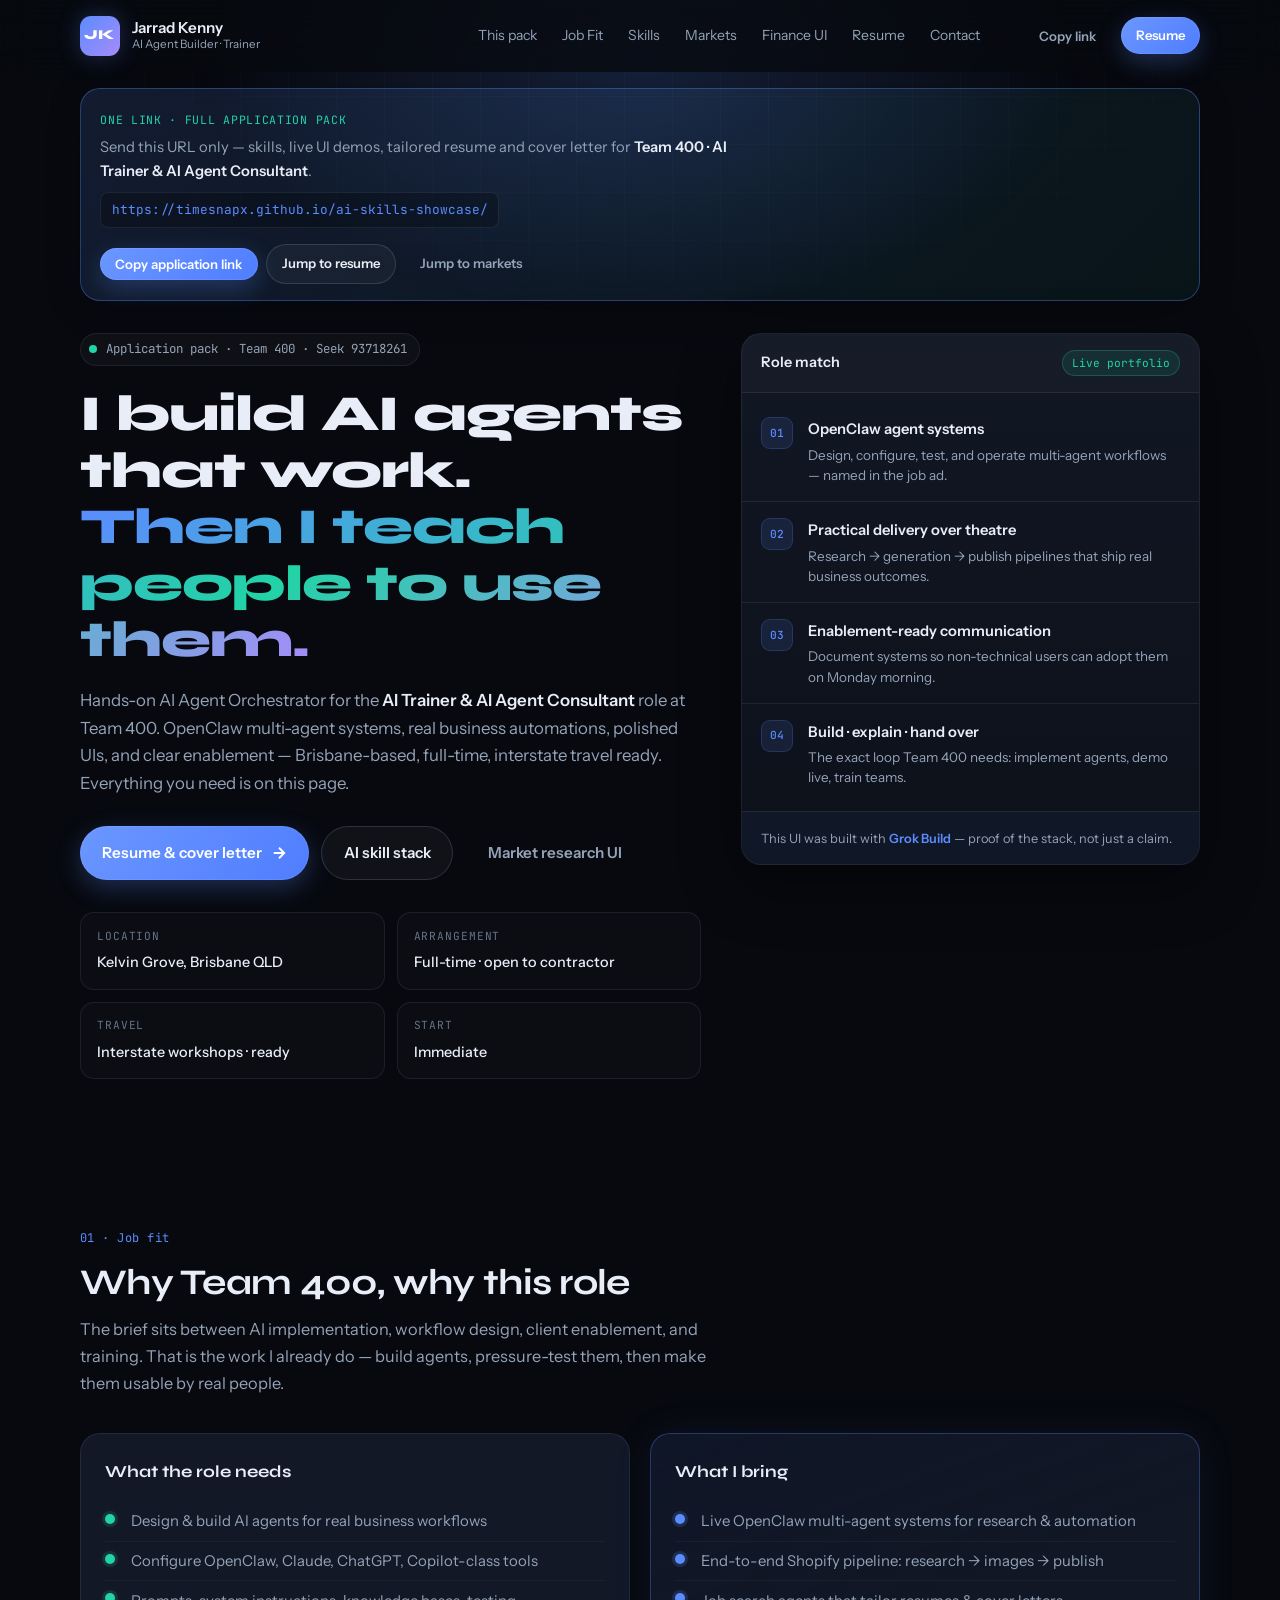
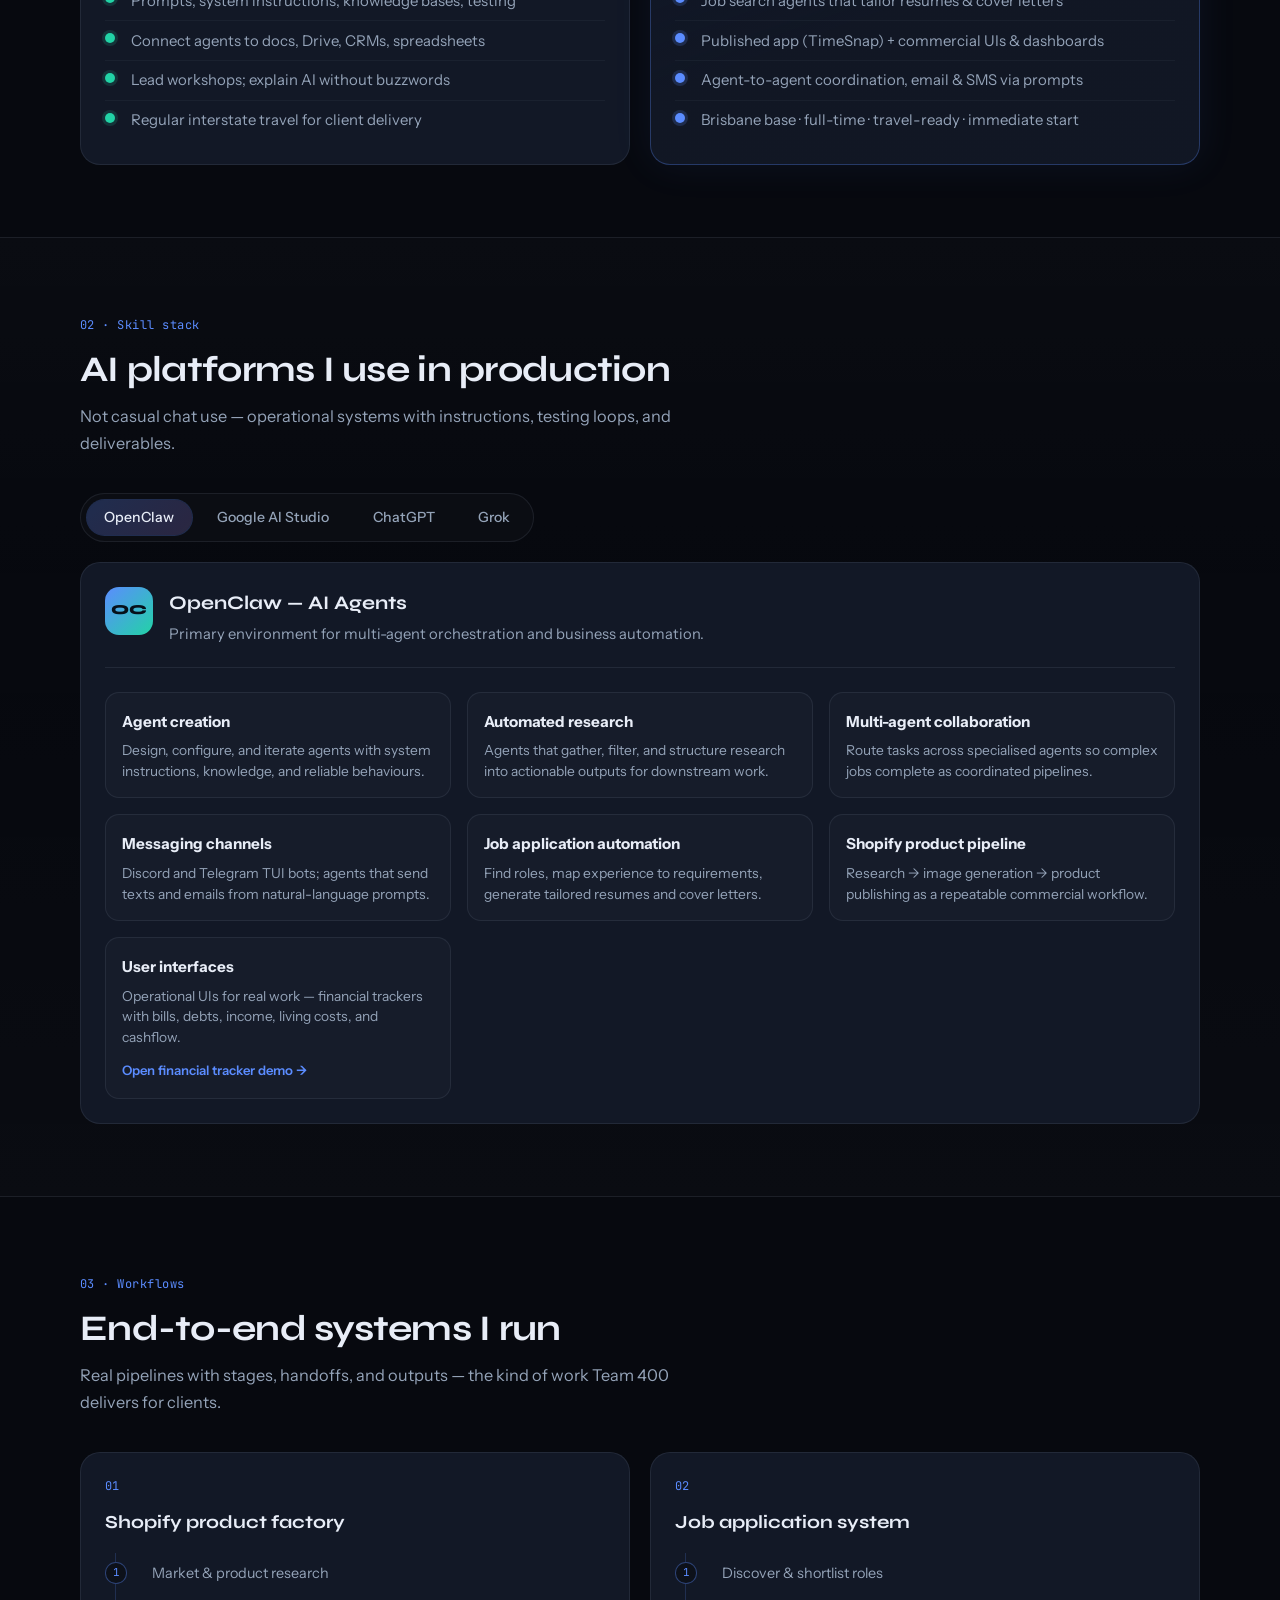
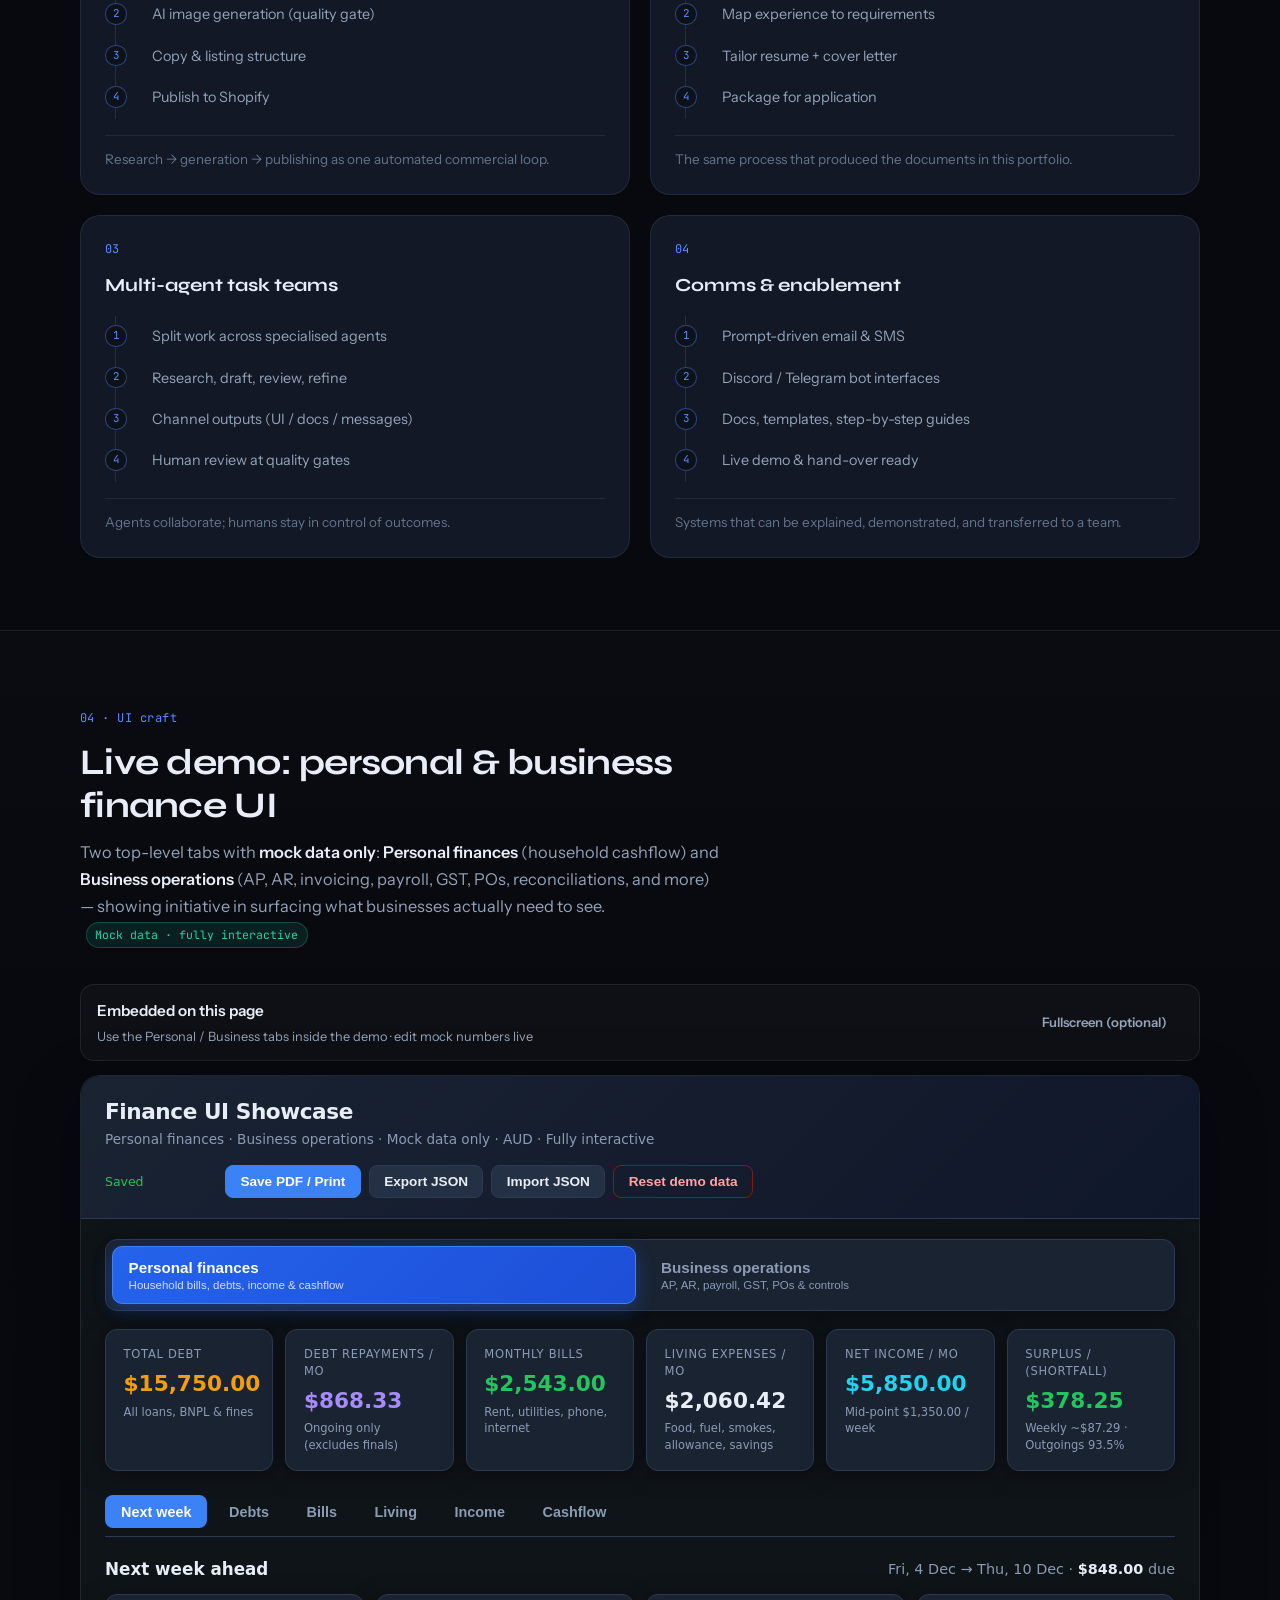
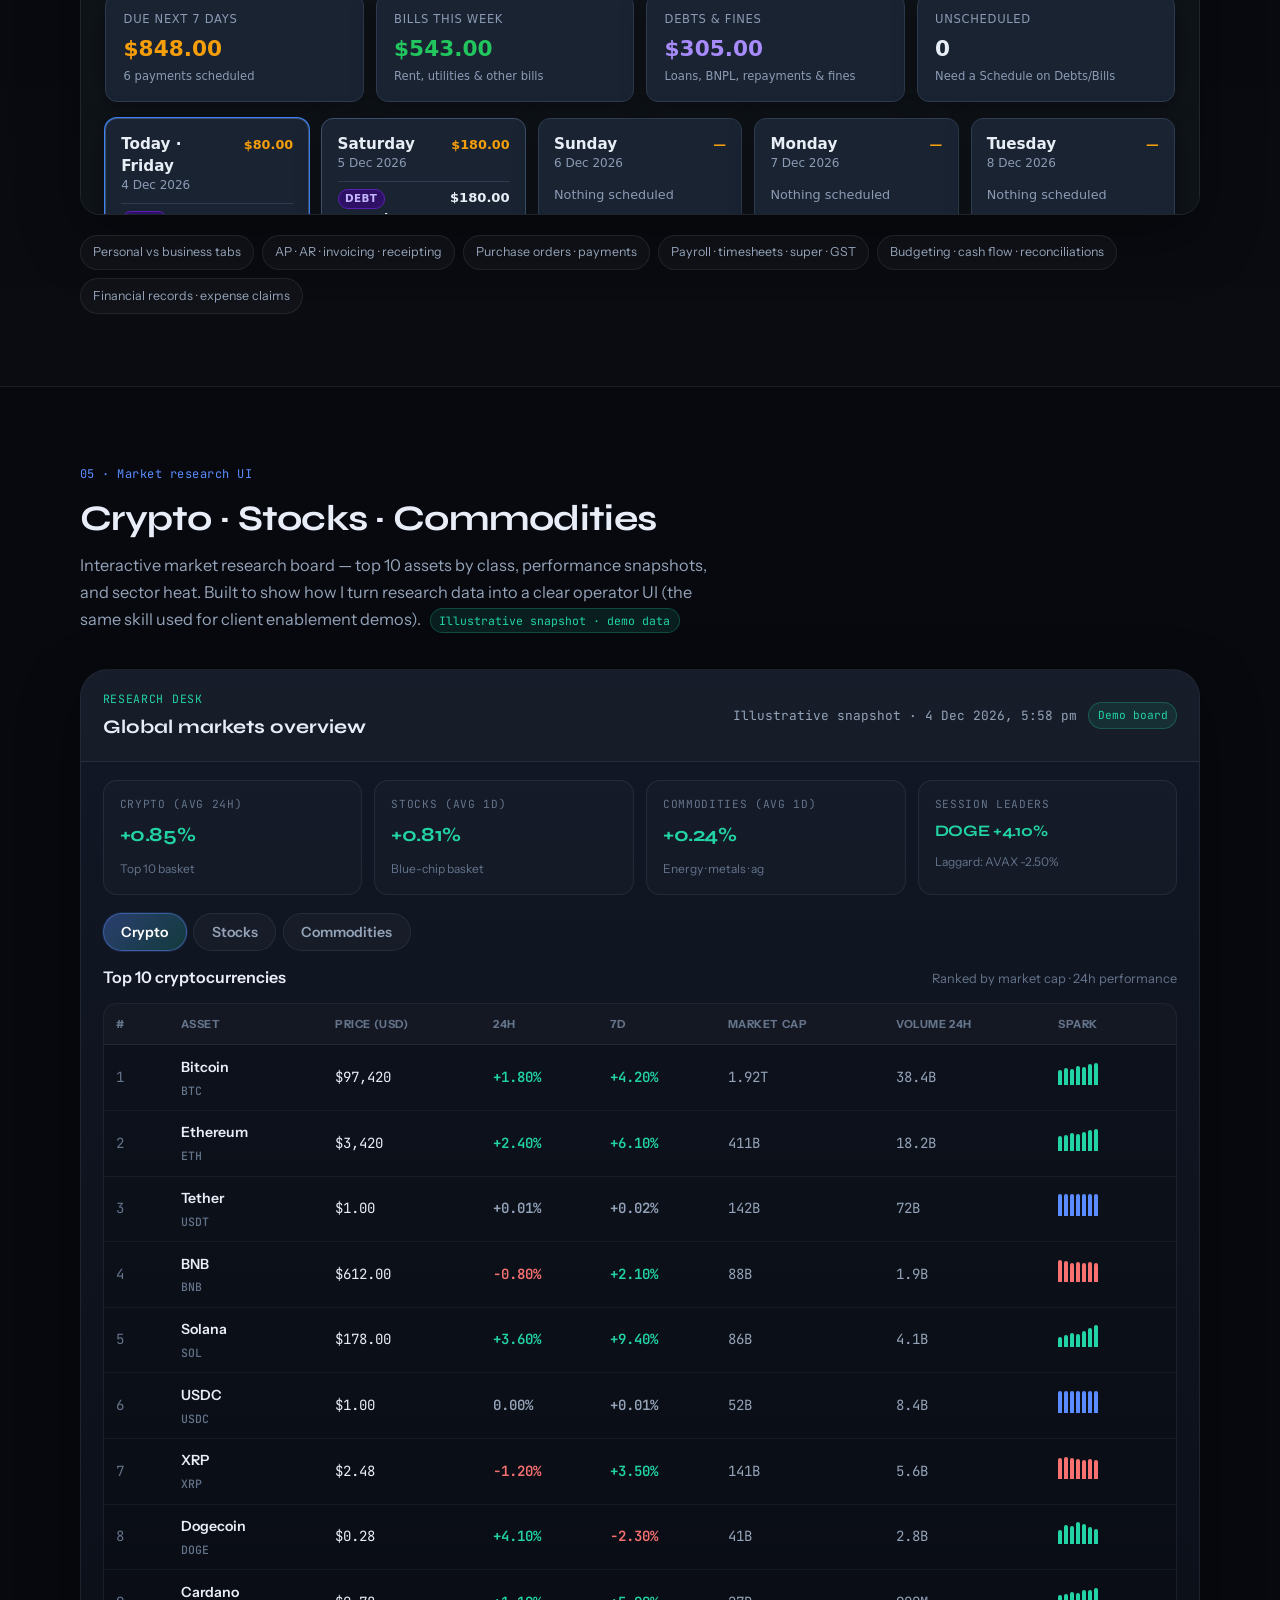
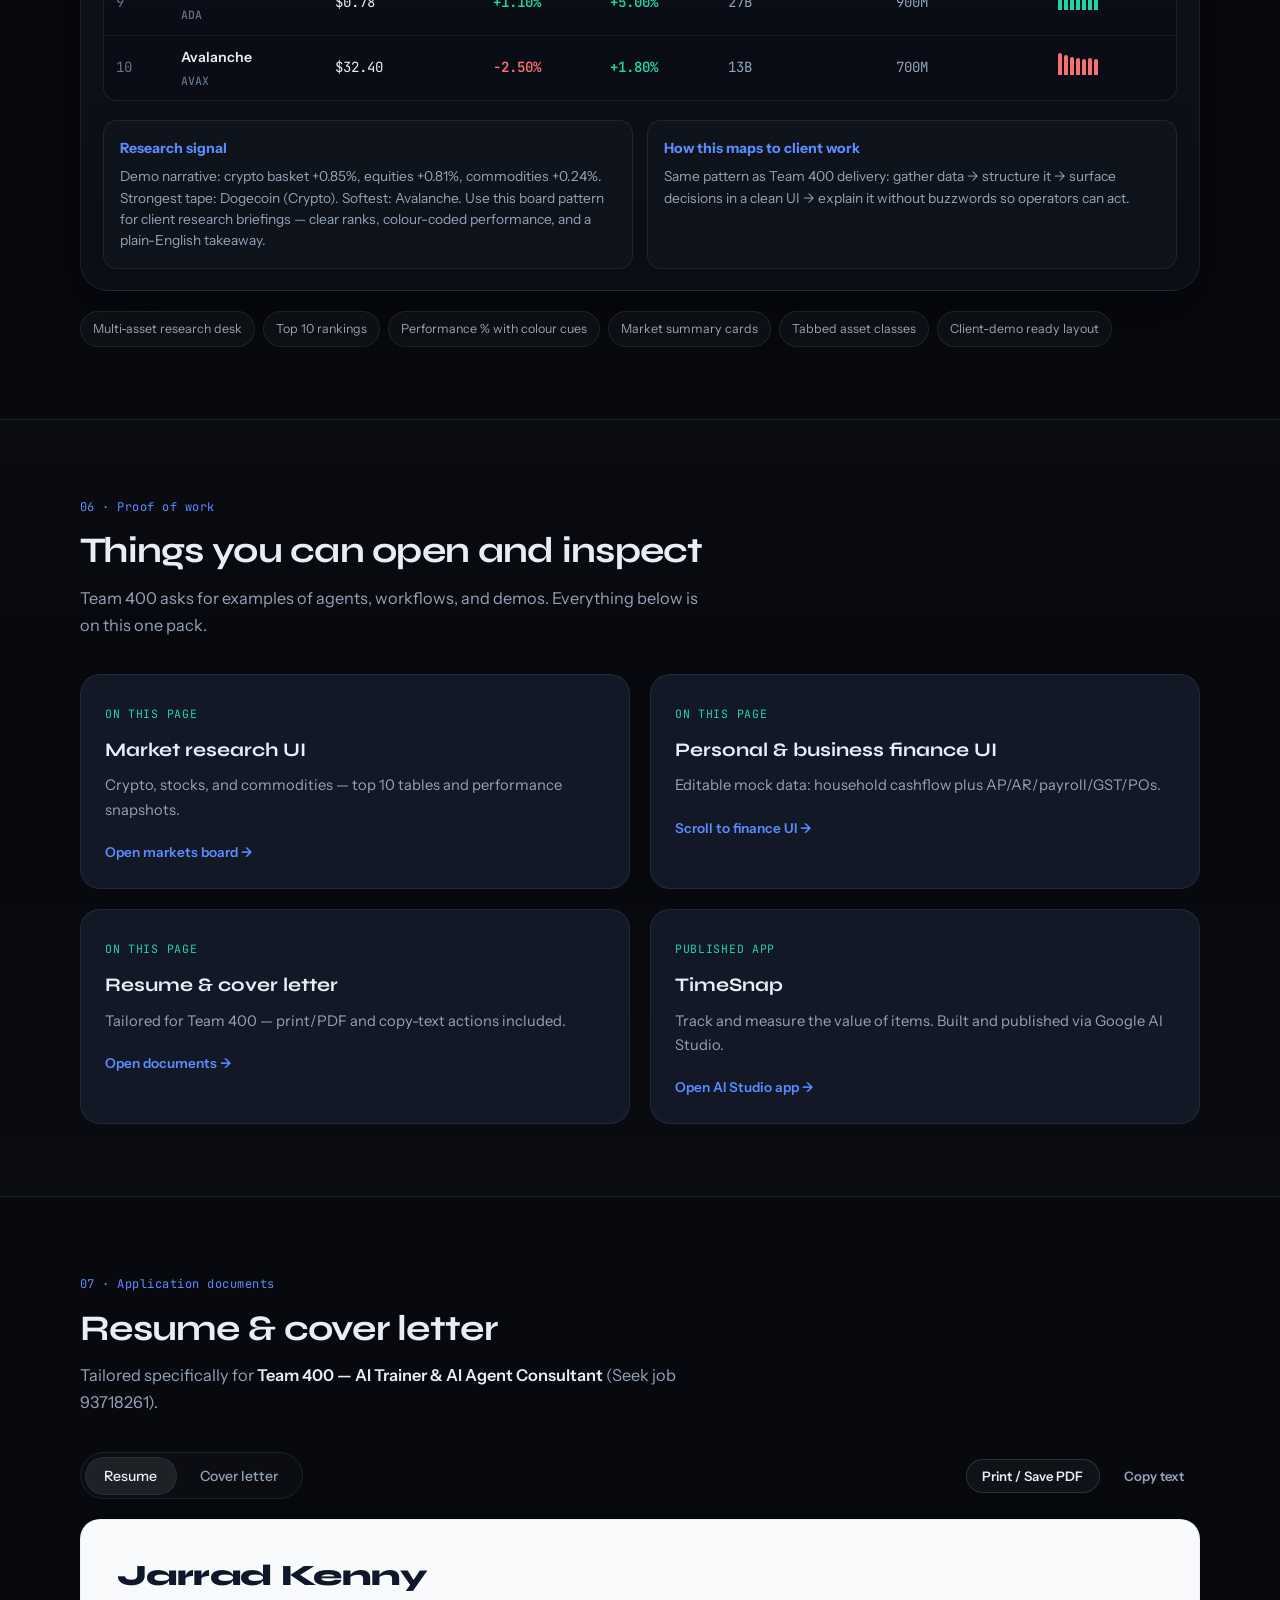
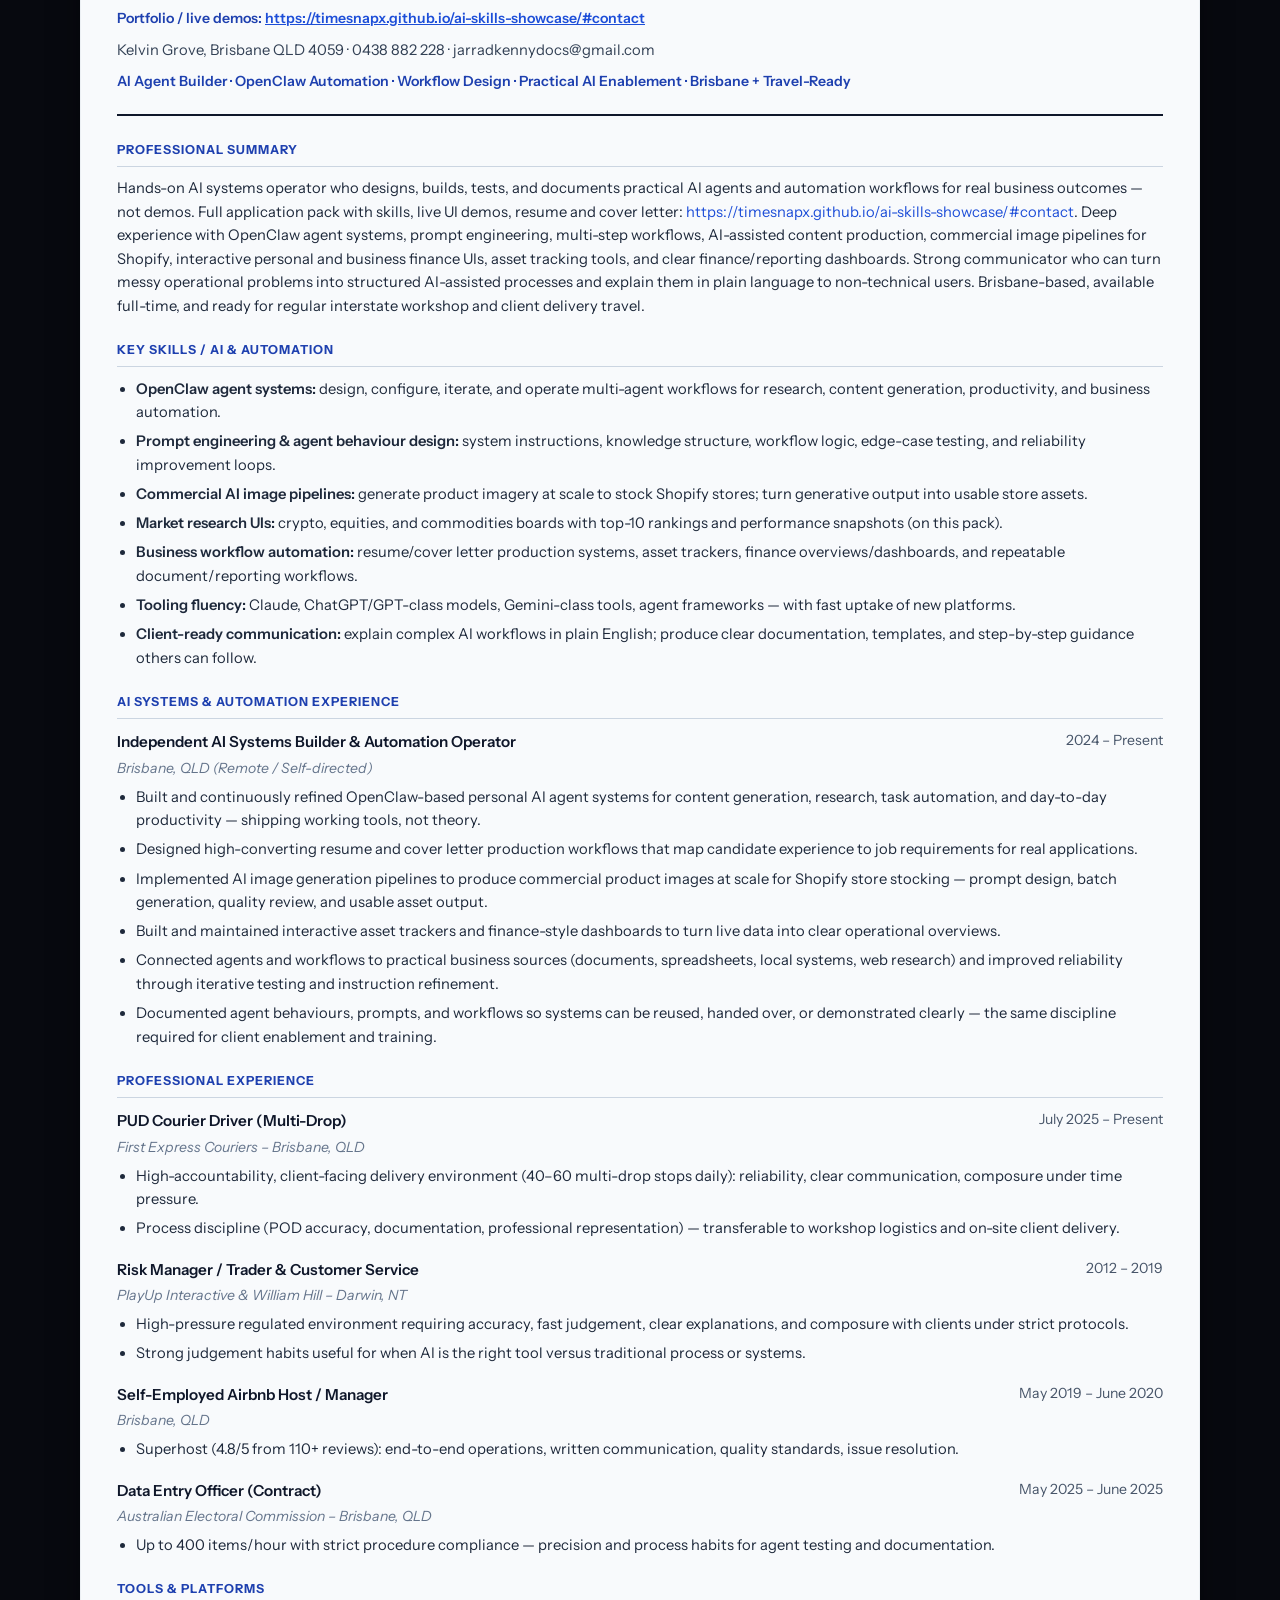
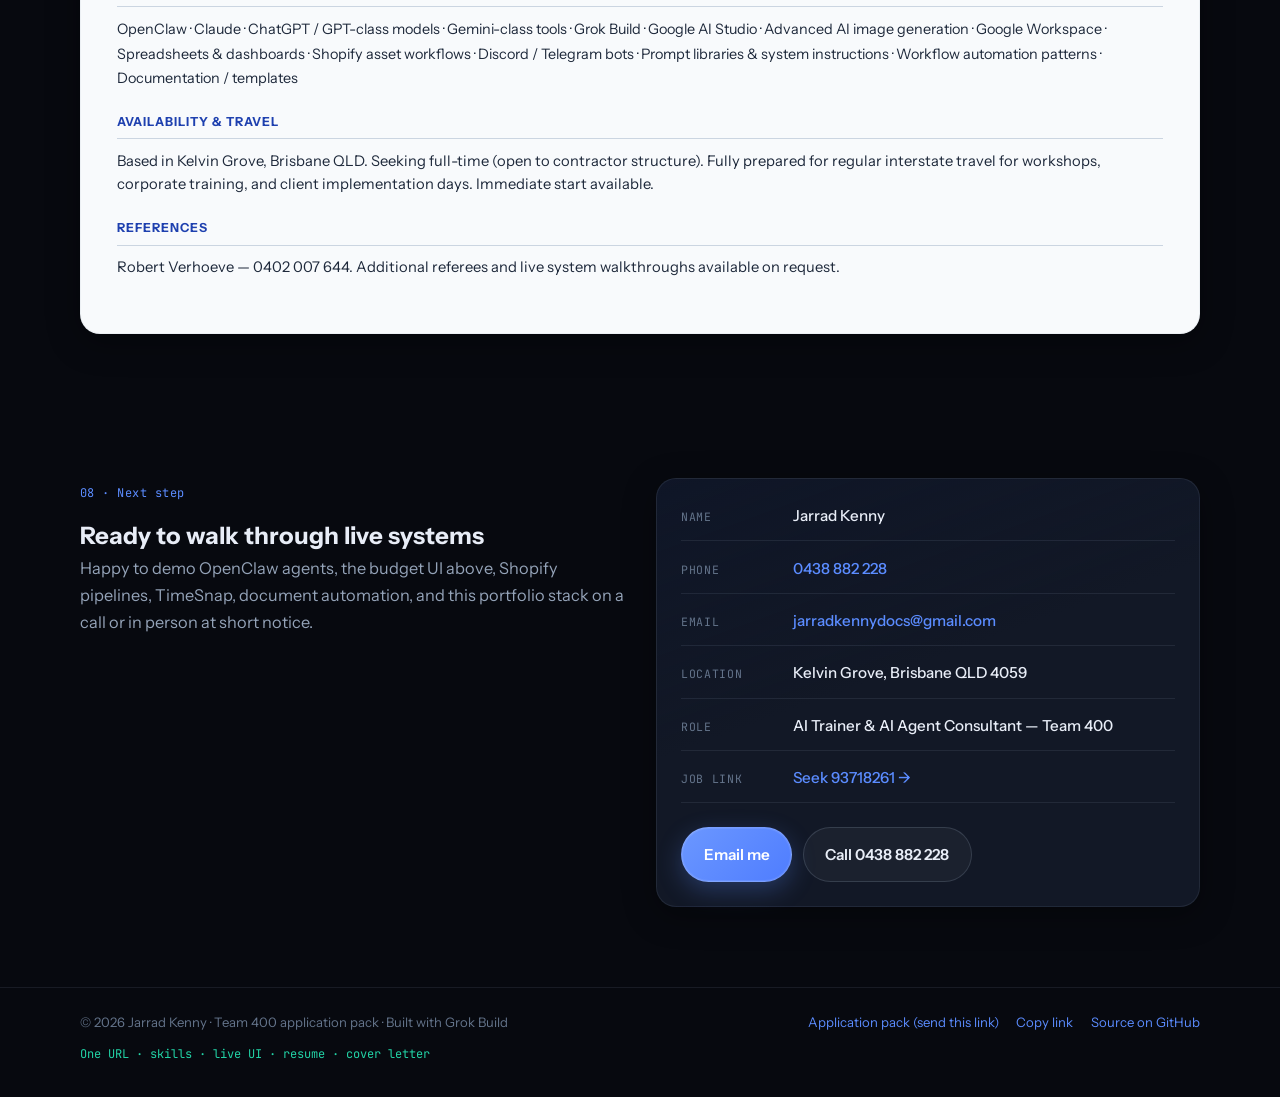
<file: index.html>
<!DOCTYPE html>
<html lang="en-AU">
<head>
  <meta charset="UTF-8" />
  <meta name="viewport" content="width=device-width, initial-scale=1.0" />
  <title>Jarrad Kenny — Team 400 Application Pack | AI Skills, Resume &amp; Live Demos</title>
  <meta name="description" content="One-link application pack for Team 400 AI Trainer &amp; AI Agent Consultant: skills, live UI demos, tailored resume and cover letter. Brisbane, travel-ready." />
  <meta property="og:title" content="Jarrad Kenny — Team 400 Application Pack" />
  <meta property="og:description" content="AI agents, automation, finance UI demos, resume and cover letter — one link for the full application." />
  <meta property="og:type" content="website" />
  <meta property="og:url" content="https://timesnapx.github.io/ai-skills-showcase/" />
  <link rel="preconnect" href="https://fonts.googleapis.com" />
  <link rel="preconnect" href="https://fonts.gstatic.com" crossorigin />
  <link href="https://fonts.googleapis.com/css2?family=Instrument+Sans:ital,wght@0,400;0,500;0,600;0,700;1,400&family=JetBrains+Mono:wght@400;500&family=Syne:wght@600;700;800&display=swap" rel="stylesheet" />
  <link rel="stylesheet" href="css/styles.css" />
</head>
<body>
  <div class="bg-grid" aria-hidden="true"></div>
  <div class="bg-glow" aria-hidden="true"></div>

  <!-- NAV -->
  <header class="site-header" id="header">
    <div class="container header-inner">
      <a href="#top" class="logo">
        <span class="logo-mark">JK</span>
        <span class="logo-text">
          Jarrad Kenny
          <small>AI Agent Builder · Trainer</small>
        </span>
      </a>

      <nav class="nav" id="nav" aria-label="Primary">
        <a href="#pack">This pack</a>
        <a href="#fit">Job Fit</a>
        <a href="#skills">Skills</a>
        <a href="#markets">Markets</a>
        <a href="#budget-ui">Finance UI</a>
        <a href="#documents">Resume</a>
        <a href="#contact">Contact</a>
      </nav>

      <div class="header-actions">
        <button type="button" class="btn btn-ghost btn-sm" id="copyShareUrl" title="Copy the one application URL">Copy link</button>
        <a href="#documents" class="btn btn-primary btn-sm">Resume</a>
      </div>

      <button class="mobile-toggle" id="mobileToggle" aria-label="Open menu" aria-expanded="false">
        <span></span><span></span><span></span>
      </button>
    </div>
  </header>

  <main id="top">
    <!-- ONE-LINK APPLICATION PACK -->
    <section class="pack-banner" id="pack" aria-label="Application pack share link">
      <div class="container pack-banner-inner">
        <div class="pack-banner-copy">
          <span class="pack-kicker">One link · full application pack</span>
          <p>
            Send this URL only — skills, live UI demos, tailored resume and cover letter for
            <strong>Team 400 · AI Trainer &amp; AI Agent Consultant</strong>.
          </p>
          <code class="pack-url" id="shareUrlDisplay">https://timesnapx.github.io/ai-skills-showcase/</code>
        </div>
        <div class="pack-banner-actions">
          <button type="button" class="btn btn-primary btn-sm" id="copyShareUrlBanner">Copy application link</button>
          <a class="btn btn-secondary btn-sm" href="#documents">Jump to resume</a>
          <a class="btn btn-ghost btn-sm" href="#markets">Jump to markets</a>
        </div>
      </div>
    </section>

    <!-- HERO -->
    <section class="hero">
      <div class="container hero-grid">
        <div class="hero-content">
          <div class="eyebrow">
            <span class="pulse"></span>
            Application pack · Team 400 · Seek 93718261
          </div>
          <h1>
            I build AI agents that work.<br />
            <em>Then I teach people to use them.</em>
          </h1>
          <p class="lead">
            Hands-on AI Agent Orchestrator for the <strong>AI Trainer &amp; AI Agent Consultant</strong> role at Team 400.
            OpenClaw multi-agent systems, real business automations, polished UIs, and clear enablement —
            Brisbane-based, full-time, interstate travel ready.
            Everything you need is on this page.
          </p>
          <div class="hero-ctas">
            <a href="#documents" class="btn btn-primary btn-lg">
              Resume &amp; cover letter
              <svg width="18" height="18" fill="none" stroke="currentColor" stroke-width="2.5" viewBox="0 0 24 24" aria-hidden="true"><path d="M5 12h14M12 5l7 7-7 7"/></svg>
            </a>
            <a href="#skills" class="btn btn-secondary btn-lg">AI skill stack</a>
            <a href="#markets" class="btn btn-ghost btn-lg">Market research UI</a>
          </div>
          <div class="hero-meta">
            <div class="meta-chip">
              <span class="meta-label">Location</span>
              <span class="meta-value">Kelvin Grove, Brisbane QLD</span>
            </div>
            <div class="meta-chip">
              <span class="meta-label">Arrangement</span>
              <span class="meta-value">Full-time · open to contractor</span>
            </div>
            <div class="meta-chip">
              <span class="meta-label">Travel</span>
              <span class="meta-value">Interstate workshops · ready</span>
            </div>
            <div class="meta-chip">
              <span class="meta-label">Start</span>
              <span class="meta-value">Immediate</span>
            </div>
          </div>
        </div>

        <aside class="hero-panel" aria-label="Role match snapshot">
          <div class="panel-header">
            <span class="panel-title">Role match</span>
            <span class="live-badge">Live portfolio</span>
          </div>
          <ul class="match-list">
            <li>
              <span class="match-icon">01</span>
              <div>
                <strong>OpenClaw agent systems</strong>
                <p>Design, configure, test, and operate multi-agent workflows — named in the job ad.</p>
              </div>
            </li>
            <li>
              <span class="match-icon">02</span>
              <div>
                <strong>Practical delivery over theatre</strong>
                <p>Research → generation → publish pipelines that ship real business outcomes.</p>
              </div>
            </li>
            <li>
              <span class="match-icon">03</span>
              <div>
                <strong>Enablement-ready communication</strong>
                <p>Document systems so non-technical users can adopt them on Monday morning.</p>
              </div>
            </li>
            <li>
              <span class="match-icon">04</span>
              <div>
                <strong>Build · explain · hand over</strong>
                <p>The exact loop Team 400 needs: implement agents, demo live, train teams.</p>
              </div>
            </li>
          </ul>
          <div class="panel-footer">
            <span>This UI was built with <strong>Grok Build</strong> — proof of the stack, not just a claim.</span>
          </div>
        </aside>
      </div>
    </section>

    <!-- JOB FIT -->
    <section class="section" id="fit">
      <div class="container">
        <div class="section-head">
          <span class="section-tag">01 · Job fit</span>
          <h2>Why Team 400, why this role</h2>
          <p class="section-lead">
            The brief sits between AI implementation, workflow design, client enablement, and training.
            That is the work I already do — build agents, pressure-test them, then make them usable by real people.
          </p>
        </div>

        <div class="fit-grid">
          <article class="fit-card">
            <h3>What the role needs</h3>
            <ul class="check-list">
              <li>Design &amp; build AI agents for real business workflows</li>
              <li>Configure OpenClaw, Claude, ChatGPT, Copilot-class tools</li>
              <li>Prompts, system instructions, knowledge bases, testing</li>
              <li>Connect agents to docs, Drive, CRMs, spreadsheets</li>
              <li>Lead workshops; explain AI without buzzwords</li>
              <li>Regular interstate travel for client delivery</li>
            </ul>
          </article>
          <article class="fit-card accent">
            <h3>What I bring</h3>
            <ul class="check-list">
              <li>Live OpenClaw multi-agent systems for research &amp; automation</li>
              <li>End-to-end Shopify pipeline: research → images → publish</li>
              <li>Job search agents that tailor resumes &amp; cover letters</li>
              <li>Published app (TimeSnap) + commercial UIs &amp; dashboards</li>
              <li>Agent-to-agent coordination, email &amp; SMS via prompts</li>
              <li>Brisbane base · full-time · travel-ready · immediate start</li>
            </ul>
          </article>
        </div>
      </div>
    </section>

    <!-- SKILLS -->
    <section class="section section-alt" id="skills">
      <div class="container">
        <div class="section-head">
          <span class="section-tag">02 · Skill stack</span>
          <h2>AI platforms I use in production</h2>
          <p class="section-lead">
            Not casual chat use — operational systems with instructions, testing loops, and deliverables.
          </p>
        </div>

        <div class="platform-tabs" role="tablist" aria-label="AI platforms">
          <button class="platform-tab is-active" role="tab" aria-selected="true" data-platform="openclaw">OpenClaw</button>
          <button class="platform-tab" role="tab" aria-selected="false" data-platform="google">Google AI Studio</button>
          <button class="platform-tab" role="tab" aria-selected="false" data-platform="chatgpt">ChatGPT</button>
          <button class="platform-tab" role="tab" aria-selected="false" data-platform="grok">Grok</button>
        </div>

        <div class="platform-panels">
          <article class="platform-panel is-active" id="panel-openclaw" role="tabpanel">
            <div class="platform-header">
              <div class="platform-icon openclaw">OC</div>
              <div>
                <h3>OpenClaw — AI Agents</h3>
                <p>Primary environment for multi-agent orchestration and business automation.</p>
              </div>
            </div>
            <div class="skill-grid">
              <div class="skill-item">
                <h4>Agent creation</h4>
                <p>Design, configure, and iterate agents with system instructions, knowledge, and reliable behaviours.</p>
              </div>
              <div class="skill-item">
                <h4>Automated research</h4>
                <p>Agents that gather, filter, and structure research into actionable outputs for downstream work.</p>
              </div>
              <div class="skill-item">
                <h4>Multi-agent collaboration</h4>
                <p>Route tasks across specialised agents so complex jobs complete as coordinated pipelines.</p>
              </div>
              <div class="skill-item">
                <h4>Messaging channels</h4>
                <p>Discord and Telegram TUI bots; agents that send texts and emails from natural-language prompts.</p>
              </div>
              <div class="skill-item">
                <h4>Job application automation</h4>
                <p>Find roles, map experience to requirements, generate tailored resumes and cover letters.</p>
              </div>
              <div class="skill-item">
                <h4>Shopify product pipeline</h4>
                <p>Research → image generation → product publishing as a repeatable commercial workflow.</p>
              </div>
                            <div class="skill-item">
                <h4>User interfaces</h4>
                <p>Operational UIs for real work — financial trackers with bills, debts, income, living costs, and cashflow.</p>
                <a class="skill-link" href="financial-tracker.html" target="_blank" rel="noopener noreferrer">Open financial tracker demo →</a>
              </div>
            </div>
          </article>

          <article class="platform-panel" id="panel-google" role="tabpanel" hidden>
            <div class="platform-header">
              <div class="platform-icon google">G</div>
              <div>
                <h3>Google AI Studio — App development</h3>
                <p>Ship working apps and high-quality visual assets for real use.</p>
              </div>
            </div>
            <div class="skill-grid">
              <div class="skill-item">
                <h4>TimeSnap (published)</h4>
                <p>Personal app to measure and track the value of items — live product, not a mockup.</p>
                <a class="skill-link" href="https://ai.studio/apps/890e7565-68e1-4e34-b2cd-bc14cb272db1" target="_blank" rel="noopener noreferrer">
                  Open TimeSnap on AI Studio →
                </a>
              </div>
              <div class="skill-item">
                <h4>App development</h4>
                <p>Prototype and publish functional tools quickly with Google AI Studio workflows.</p>
              </div>
              <div class="skill-item">
                <h4>Google Banana Pro</h4>
                <p>High-quality image generation for commercial and presentation-ready visuals.</p>
              </div>
              <div class="skill-item">
                <h4>UI for operational tools</h4>
                <p>Interfaces people can actually use — trackers, explorers, and decision support screens.</p>
              </div>
            </div>
          </article>

          <article class="platform-panel" id="panel-chatgpt" role="tabpanel" hidden>
            <div class="platform-header">
              <div class="platform-icon chatgpt">GPT</div>
              <div>
                <h3>ChatGPT — Content &amp; creative systems</h3>
                <p>Content production, business display assets, and structured brainstorming.</p>
              </div>
            </div>
            <div class="skill-grid">
              <div class="skill-item">
                <h4>Content creation images</h4>
                <p>Generate and refine visual content for marketing, product, and presentation use.</p>
              </div>
              <div class="skill-item">
                <h4>Business display content</h4>
                <p>Assets suitable for client-facing boards, decks, and operational displays.</p>
              </div>
              <div class="skill-item">
                <h4>Brainstorming &amp; framing</h4>
                <p>Turn vague briefs into structured options, workflows, and next actions.</p>
              </div>
              <div class="skill-item">
                <h4>Prompt craft</h4>
                <p>Instructions that produce consistent, reusable outputs for teams — not one-off luck.</p>
              </div>
            </div>
          </article>

          <article class="platform-panel" id="panel-grok" role="tabpanel" hidden>
            <div class="platform-header">
              <div class="platform-icon grok">X</div>
              <div>
                <h3>Grok — Build, analyse, produce</h3>
                <p>Build mode for UIs, document production, video analysis, and multimodal workflows.</p>
              </div>
            </div>
            <div class="skill-grid">
              <div class="skill-item">
                <h4>Grok Build mode</h4>
                <p>How this portfolio UI was designed and published — client-ready interfaces from brief to ship.</p>
              </div>
              <div class="skill-item">
                <h4>Documents that matter</h4>
                <p>Word documents, spreadsheets, and structured professional files for real decisions.</p>
              </div>
              <div class="skill-item">
                <h4>Video → chronological text</h4>
                <p>Analyse important video messages and convert them into ordered, usable transcripts.</p>
              </div>
              <div class="skill-item">
                <h4>Data &amp; information processing</h4>
                <p>Ingest messy inputs; output clear summaries, tables, and operational overviews.</p>
              </div>
              <div class="skill-item">
                <h4>Image → video</h4>
                <p>Animate stills for professional demos or creative assets when motion helps the story.</p>
              </div>
            </div>
          </article>
        </div>
      </div>
    </section>

    <!-- WORKFLOWS -->
    <section class="section" id="workflows">
      <div class="container">
        <div class="section-head">
          <span class="section-tag">03 · Workflows</span>
          <h2>End-to-end systems I run</h2>
          <p class="section-lead">
            Real pipelines with stages, handoffs, and outputs — the kind of work Team 400 delivers for clients.
          </p>
        </div>

        <div class="workflow-grid">
          <article class="workflow-card">
            <div class="workflow-num">01</div>
            <h3>Shopify product factory</h3>
            <ol class="pipeline">
              <li>Market &amp; product research</li>
              <li>AI image generation (quality gate)</li>
              <li>Copy &amp; listing structure</li>
              <li>Publish to Shopify</li>
            </ol>
            <p class="workflow-note">Research → generation → publishing as one automated commercial loop.</p>
          </article>

          <article class="workflow-card">
            <div class="workflow-num">02</div>
            <h3>Job application system</h3>
            <ol class="pipeline">
              <li>Discover &amp; shortlist roles</li>
              <li>Map experience to requirements</li>
              <li>Tailor resume + cover letter</li>
              <li>Package for application</li>
            </ol>
            <p class="workflow-note">The same process that produced the documents in this portfolio.</p>
          </article>

          <article class="workflow-card">
            <div class="workflow-num">03</div>
            <h3>Multi-agent task teams</h3>
            <ol class="pipeline">
              <li>Split work across specialised agents</li>
              <li>Research, draft, review, refine</li>
              <li>Channel outputs (UI / docs / messages)</li>
              <li>Human review at quality gates</li>
            </ol>
            <p class="workflow-note">Agents collaborate; humans stay in control of outcomes.</p>
          </article>

          <article class="workflow-card">
            <div class="workflow-num">04</div>
            <h3>Comms &amp; enablement</h3>
            <ol class="pipeline">
              <li>Prompt-driven email &amp; SMS</li>
              <li>Discord / Telegram bot interfaces</li>
              <li>Docs, templates, step-by-step guides</li>
              <li>Live demo &amp; hand-over ready</li>
            </ol>
            <p class="workflow-note">Systems that can be explained, demonstrated, and transferred to a team.</p>
          </article>
        </div>
      </div>
    </section>

    <!-- BUDGET UI DEMO — exact Financial Tracker UI with mock data -->
    <section class="section section-alt" id="budget-ui">
      <div class="container">
        <div class="section-head">
          <span class="section-tag">04 · UI craft</span>
          <h2>Live demo: personal &amp; business finance UI</h2>
          <p class="section-lead">
            Two top-level tabs with <strong>mock data only</strong>:
            <strong>Personal finances</strong> (household cashflow) and
            <strong>Business operations</strong> (AP, AR, invoicing, payroll, GST, POs, reconciliations, and more) —
            showing initiative in surfacing what businesses actually need to see.
            <span class="demo-badge">Mock data · fully interactive</span>
          </p>
        </div>

        <div class="tracker-toolbar">
          <div class="tracker-toolbar-copy">
            <strong>Embedded on this page</strong>
            <span>Use the Personal / Business tabs inside the demo · edit mock numbers live</span>
          </div>
          <div class="tracker-toolbar-actions">
            <a class="btn btn-ghost btn-sm" href="financial-tracker.html" target="_blank" rel="noopener noreferrer">Fullscreen (optional)</a>
          </div>
        </div>

        <div class="tracker-frame-wrap">
          <iframe
            class="tracker-frame"
            src="financial-tracker.html"
            title="Personal and business finance UI showcase with mock data"
            loading="lazy"
          ></iframe>
        </div>

        <ul class="ui-capability-strip" aria-label="UI capabilities demonstrated">
          <li>Personal vs business tabs</li>
          <li>AP · AR · invoicing · receipting</li>
          <li>Purchase orders · payments</li>
          <li>Payroll · timesheets · super · GST</li>
          <li>Budgeting · cash flow · reconciliations</li>
          <li>Financial records · expense claims</li>
        </ul>
      </div>
    </section>

    <!-- MARKET RESEARCH UI -->
    <section class="section" id="markets">
      <div class="container">
        <div class="section-head">
          <span class="section-tag">05 · Market research UI</span>
          <h2>Crypto · Stocks · Commodities</h2>
          <p class="section-lead">
            Interactive market research board — top 10 assets by class, performance snapshots, and sector heat.
            Built to show how I turn research data into a clear operator UI (the same skill used for client enablement demos).
            <span class="demo-badge">Illustrative snapshot · demo data</span>
          </p>
        </div>

        <div class="market-board" id="marketBoard" aria-label="Market research dashboard">
          <header class="market-board-header">
            <div>
              <p class="market-kicker">Research desk</p>
              <h3>Global markets overview</h3>
            </div>
            <div class="market-meta">
              <span class="market-asof" id="marketAsOf">Snapshot loading…</span>
              <span class="live-badge">Demo board</span>
            </div>
          </header>

          <div class="market-summary" id="marketSummary" aria-label="Market performance summary"></div>

          <div class="market-tabs" role="tablist" aria-label="Asset classes">
            <button class="market-tab is-active" type="button" role="tab" aria-selected="true" data-market="crypto">Crypto</button>
            <button class="market-tab" type="button" role="tab" aria-selected="false" data-market="stocks">Stocks</button>
            <button class="market-tab" type="button" role="tab" aria-selected="false" data-market="commodities">Commodities</button>
          </div>

          <div class="market-panel is-active" id="market-panel-crypto" role="tabpanel">
            <div class="market-panel-head">
              <h4>Top 10 cryptocurrencies</h4>
              <span class="market-panel-note">Ranked by market cap · 24h performance</span>
            </div>
            <div class="market-table-wrap">
              <table class="market-table">
                <thead>
                  <tr>
                    <th>#</th>
                    <th>Asset</th>
                    <th>Price (USD)</th>
                    <th>24h</th>
                    <th>7d</th>
                    <th>Market cap</th>
                    <th>Volume 24h</th>
                    <th>Spark</th>
                  </tr>
                </thead>
                <tbody id="marketCryptoBody"></tbody>
              </table>
            </div>
          </div>

          <div class="market-panel" id="market-panel-stocks" role="tabpanel" hidden>
            <div class="market-panel-head">
              <h4>Top 10 equities (global blue chips)</h4>
              <span class="market-panel-note">Large-cap leaders · session performance</span>
            </div>
            <div class="market-table-wrap">
              <table class="market-table">
                <thead>
                  <tr>
                    <th>#</th>
                    <th>Ticker</th>
                    <th>Price (USD)</th>
                    <th>1d</th>
                    <th>1w</th>
                    <th>Market cap</th>
                    <th>Volume</th>
                    <th>Spark</th>
                  </tr>
                </thead>
                <tbody id="marketStocksBody"></tbody>
              </table>
            </div>
          </div>

          <div class="market-panel" id="market-panel-commodities" role="tabpanel" hidden>
            <div class="market-panel-head">
              <h4>Top 10 commodities</h4>
              <span class="market-panel-note">Energy · metals · agriculture</span>
            </div>
            <div class="market-table-wrap">
              <table class="market-table">
                <thead>
                  <tr>
                    <th>#</th>
                    <th>Contract</th>
                    <th>Price</th>
                    <th>1d</th>
                    <th>1w</th>
                    <th>Unit</th>
                    <th>Region / note</th>
                    <th>Spark</th>
                  </tr>
                </thead>
                <tbody id="marketCommoditiesBody"></tbody>
              </table>
            </div>
          </div>

          <div class="market-insights">
            <article class="market-insight">
              <h4>Research signal</h4>
              <p id="marketInsightText">
                Demo narrative: risk assets mixed — watch BTC dominance vs equities beta, and energy vs precious metals for macro regime clues.
              </p>
            </article>
            <article class="market-insight">
              <h4>How this maps to client work</h4>
              <p>
                Same pattern as Team 400 delivery: gather data → structure it → surface decisions in a clean UI →
                explain it without buzzwords so operators can act.
              </p>
            </article>
          </div>
        </div>

        <ul class="ui-capability-strip" aria-label="Market research UI capabilities">
          <li>Multi-asset research desk</li>
          <li>Top 10 rankings</li>
          <li>Performance % with colour cues</li>
          <li>Market summary cards</li>
          <li>Tabbed asset classes</li>
          <li>Client-demo ready layout</li>
        </ul>
      </div>
    </section>

    <!-- PROOF -->
    <section class="section section-alt" id="proof">
      <div class="container">
        <div class="section-head">
          <span class="section-tag">06 · Proof of work</span>
          <h2>Things you can open and inspect</h2>
          <p class="section-lead">
            Team 400 asks for examples of agents, workflows, and demos. Everything below is on this one pack.
          </p>
        </div>

        <div class="proof-grid">
          <a class="proof-card" href="#markets">
            <span class="proof-type">On this page</span>
            <h3>Market research UI</h3>
            <p>Crypto, stocks, and commodities — top 10 tables and performance snapshots.</p>
            <span class="proof-cta">Open markets board →</span>
          </a>
          <a class="proof-card" href="#budget-ui">
            <span class="proof-type">On this page</span>
            <h3>Personal &amp; business finance UI</h3>
            <p>Editable mock data: household cashflow plus AP/AR/payroll/GST/POs.</p>
            <span class="proof-cta">Scroll to finance UI →</span>
          </a>
          <a class="proof-card" href="#documents">
            <span class="proof-type">On this page</span>
            <h3>Resume &amp; cover letter</h3>
            <p>Tailored for Team 400 — print/PDF and copy-text actions included.</p>
            <span class="proof-cta">Open documents →</span>
          </a>
          <a class="proof-card" href="https://ai.studio/apps/890e7565-68e1-4e34-b2cd-bc14cb272db1" target="_blank" rel="noopener noreferrer">
            <span class="proof-type">Published app</span>
            <h3>TimeSnap</h3>
            <p>Track and measure the value of items. Built and published via Google AI Studio.</p>
            <span class="proof-cta">Open AI Studio app →</span>
          </a>
        </div>
      </div>
    </section>

    <!-- DOCUMENTS -->
    <section class="section" id="documents">
      <div class="container">
        <div class="section-head">
          <span class="section-tag">07 · Application documents</span>
          <h2>Resume &amp; cover letter</h2>
          <p class="section-lead">
            Tailored specifically for <strong>Team 400 — AI Trainer &amp; AI Agent Consultant</strong> (Seek job 93718261).
          </p>
        </div>

        <div class="doc-toolbar">
          <div class="doc-tabs" role="tablist" aria-label="Application documents">
            <button class="doc-tab is-active" role="tab" aria-selected="true" data-doc="resume">Resume</button>
            <button class="doc-tab" role="tab" aria-selected="false" data-doc="cover">Cover letter</button>
          </div>
          <div class="doc-actions">
            <button type="button" class="btn btn-secondary btn-sm" id="printDoc">Print / Save PDF</button>
            <button type="button" class="btn btn-ghost btn-sm" id="copyDoc">Copy text</button>
          </div>
        </div>

        <!-- RESUME -->
        <article class="document is-active" id="doc-resume" role="tabpanel">
          <header class="doc-header">
            <h3 class="doc-name">Jarrad Kenny</h3>
            <p class="doc-portfolio">
              Portfolio / live demos:
              <a href="https://timesnapx.github.io/ai-skills-showcase/#contact" target="_blank" rel="noopener noreferrer">https://timesnapx.github.io/ai-skills-showcase/#contact</a>
            </p>
            <p class="doc-contact">Kelvin Grove, Brisbane QLD 4059 · 0438 882 228 · jarradkennydocs@gmail.com</p>
            <p class="doc-tagline">AI Agent Builder · OpenClaw Automation · Workflow Design · Practical AI Enablement · Brisbane + Travel-Ready</p>
          </header>

          <section class="doc-block">
            <h4>Professional Summary</h4>
            <p>
              Hands-on AI systems operator who designs, builds, tests, and documents practical AI agents and automation workflows for real business outcomes — not demos. Full application pack with skills, live UI demos, resume and cover letter:
              <a href="https://timesnapx.github.io/ai-skills-showcase/#contact" target="_blank" rel="noopener noreferrer">https://timesnapx.github.io/ai-skills-showcase/#contact</a>.
              Deep experience with OpenClaw agent systems, prompt engineering, multi-step workflows, AI-assisted content production, commercial image pipelines for Shopify, interactive personal and business finance UIs, asset tracking tools, and clear finance/reporting dashboards. Strong communicator who can turn messy operational problems into structured AI-assisted processes and explain them in plain language to non-technical users. Brisbane-based, available full-time, and ready for regular interstate workshop and client delivery travel.
            </p>
          </section>

          <section class="doc-block">
            <h4>Key Skills / AI &amp; Automation</h4>
            <ul>
              <li><strong>OpenClaw agent systems:</strong> design, configure, iterate, and operate multi-agent workflows for research, content generation, productivity, and business automation.</li>
              <li><strong>Prompt engineering &amp; agent behaviour design:</strong> system instructions, knowledge structure, workflow logic, edge-case testing, and reliability improvement loops.</li>
              <li><strong>Commercial AI image pipelines:</strong> generate product imagery at scale to stock Shopify stores; turn generative output into usable store assets.</li>
              <li><strong>Market research UIs:</strong> crypto, equities, and commodities boards with top-10 rankings and performance snapshots (on this pack).</li>
              <li><strong>Business workflow automation:</strong> resume/cover letter production systems, asset trackers, finance overviews/dashboards, and repeatable document/reporting workflows.</li>
              <li><strong>Tooling fluency:</strong> Claude, ChatGPT/GPT-class models, Gemini-class tools, agent frameworks — with fast uptake of new platforms.</li>
              <li><strong>Client-ready communication:</strong> explain complex AI workflows in plain English; produce clear documentation, templates, and step-by-step guidance others can follow.</li>
            </ul>
          </section>

          <section class="doc-block">
            <h4>AI Systems &amp; Automation Experience</h4>
            <div class="job">
              <div class="job-head">
                <strong>Independent AI Systems Builder &amp; Automation Operator</strong>
                <span>2024 – Present</span>
              </div>
              <p class="job-meta">Brisbane, QLD (Remote / Self-directed)</p>
              <ul>
                <li>Built and continuously refined OpenClaw-based personal AI agent systems for content generation, research, task automation, and day-to-day productivity — shipping working tools, not theory.</li>
                <li>Designed high-converting resume and cover letter production workflows that map candidate experience to job requirements for real applications.</li>
                <li>Implemented AI image generation pipelines to produce commercial product images at scale for Shopify store stocking — prompt design, batch generation, quality review, and usable asset output.</li>
                <li>Built and maintained interactive asset trackers and finance-style dashboards to turn live data into clear operational overviews.</li>
                <li>Connected agents and workflows to practical business sources (documents, spreadsheets, local systems, web research) and improved reliability through iterative testing and instruction refinement.</li>
                <li>Documented agent behaviours, prompts, and workflows so systems can be reused, handed over, or demonstrated clearly — the same discipline required for client enablement and training.</li>
              </ul>
            </div>
          </section>

          <section class="doc-block">
            <h4>Professional Experience</h4>
            <div class="job">
              <div class="job-head">
                <strong>PUD Courier Driver (Multi-Drop)</strong>
                <span>July 2025 – Present</span>
              </div>
              <p class="job-meta">First Express Couriers – Brisbane, QLD</p>
              <ul>
                <li>High-accountability, client-facing delivery environment (40–60 multi-drop stops daily): reliability, clear communication, composure under time pressure.</li>
                <li>Process discipline (POD accuracy, documentation, professional representation) — transferable to workshop logistics and on-site client delivery.</li>
              </ul>
            </div>
            <div class="job">
              <div class="job-head">
                <strong>Risk Manager / Trader &amp; Customer Service</strong>
                <span>2012 – 2019</span>
              </div>
              <p class="job-meta">PlayUp Interactive &amp; William Hill – Darwin, NT</p>
              <ul>
                <li>High-pressure regulated environment requiring accuracy, fast judgement, clear explanations, and composure with clients under strict protocols.</li>
                <li>Strong judgement habits useful for when AI is the right tool versus traditional process or systems.</li>
              </ul>
            </div>
            <div class="job">
              <div class="job-head">
                <strong>Self-Employed Airbnb Host / Manager</strong>
                <span>May 2019 – June 2020</span>
              </div>
              <p class="job-meta">Brisbane, QLD</p>
              <ul>
                <li>Superhost (4.8/5 from 110+ reviews): end-to-end operations, written communication, quality standards, issue resolution.</li>
              </ul>
            </div>
            <div class="job">
              <div class="job-head">
                <strong>Data Entry Officer (Contract)</strong>
                <span>May 2025 – June 2025</span>
              </div>
              <p class="job-meta">Australian Electoral Commission – Brisbane, QLD</p>
              <ul>
                <li>Up to 400 items/hour with strict procedure compliance — precision and process habits for agent testing and documentation.</li>
              </ul>
            </div>
          </section>

          <section class="doc-block">
            <h4>Tools &amp; Platforms</h4>
            <p class="tools-line">
              OpenClaw · Claude · ChatGPT / GPT-class models · Gemini-class tools · Grok Build · Google AI Studio · Advanced AI image generation · Google Workspace · Spreadsheets &amp; dashboards · Shopify asset workflows · Discord / Telegram bots · Prompt libraries &amp; system instructions · Workflow automation patterns · Documentation / templates
            </p>
          </section>

          <section class="doc-block">
            <h4>Availability &amp; Travel</h4>
            <p>
              Based in Kelvin Grove, Brisbane QLD. Seeking full-time (open to contractor structure). Fully prepared for regular interstate travel for workshops, corporate training, and client implementation days. Immediate start available.
            </p>
          </section>

          <section class="doc-block">
            <h4>References</h4>
            <p>Robert Verhoeve — 0402 007 644. Additional referees and live system walkthroughs available on request.</p>
          </section>
        </article>

        <!-- COVER LETTER -->
        <article class="document" id="doc-cover" role="tabpanel" hidden>
          <header class="doc-header letter-header">
            <div class="letter-from">
              <strong>Jarrad Kenny</strong><br />
              Kelvin Grove, Brisbane QLD 4059<br />
              0438 882 228 · jarradkennydocs@gmail.com<br />
              <span class="doc-portfolio">
                Application pack:
                <a href="https://timesnapx.github.io/ai-skills-showcase/#contact" target="_blank" rel="noopener noreferrer">https://timesnapx.github.io/ai-skills-showcase/#contact</a>
              </span>
            </div>
            <div class="letter-to">
              <p class="letter-date" id="letterDate"></p>
              <p>
                Hiring Manager<br />
                Team 400 Pty Ltd<br />
                via Seek (Job ID 93718261)
              </p>
            </div>
          </header>

          <div class="letter-body">
            <p>Dear Hiring Manager,</p>
            <p><strong>Re: AI Trainer &amp; AI Agent Consultant – Team 400 Pty Ltd</strong></p>
            <p>
              Full application pack (one link):
              <a href="https://timesnapx.github.io/ai-skills-showcase/#contact" target="_blank" rel="noopener noreferrer">https://timesnapx.github.io/ai-skills-showcase/#contact</a>
              — skills, live UI demos, tailored resume, and this cover letter.
            </p>
            <p>

              I am applying for the AI Trainer &amp; AI Agent Consultant role with Team 400 because this is the work I already do every day: build practical AI agents and workflows, tighten them until they are reliable, then explain them clearly so other people can actually use them. I am Brisbane-based, full-time available, and fully prepared for regular interstate workshop and client delivery travel.
            </p>

            <h4>Direct match to what you need</h4>
            <p>
              Your ad specifically calls for OpenClaw experience and a bias toward practical delivery over AI theatre. That is my operating style.
            </p>
            <ul>
              <li><strong>OpenClaw agent systems:</strong> I design, configure, iterate, and run multi-agent OpenClaw workflows for research, content generation, automation, and productivity. I treat agents as operational tools — instructions, knowledge, testing, edge cases, and continuous improvement — not novelty demos.</li>
              <li><strong>Real business workflows:</strong> I have built AI-assisted systems that produce tailored professional resumes and cover letters, generate commercial product images at scale for Shopify stock, maintain asset trackers, and create clear finance overviews and dashboards. These are working systems with a job to do.</li>
              <li><strong>Prompt engineering &amp; agent behaviour:</strong> I write system instructions, structure knowledge, design workflow logic, and improve reliability through testing. I care about accuracy, usefulness, and what breaks in the real world.</li>
              <li><strong>Clear enablement, not buzzwords:</strong> I document how systems work and how to use them. I am comfortable turning messy business problems into structured AI-assisted processes and explaining them in plain language to non-technical people — the same skill set required for workshops, seminars, and hands-on laptop sessions.</li>
            </ul>

            <h4>Why this role fits me</h4>
            <p>
              Team 400's brief sits exactly where I want to work: between AI implementation, workflow design, client enablement, and training. I am not looking for a pure software engineering seat or a pure training role. I want to build the agent, pressure-test it, stand in front of a room, show people how it works, and help them leave with something they can use on Monday morning.
            </p>
            <p>
              My earlier career in high-pressure customer service and risk environments (William Hill / PlayUp), plus Superhost-level guest operations and current client-facing delivery work, means I am used to professional representation, composure, and clear communication under pressure. I am self-taught, results-oriented, and I ship working systems rather than theory.
            </p>

            <h4>Availability</h4>
            <p>
              Preferred arrangement: full-time (open to contractor structure if that suits Team 400 better). Location: Kelvin Grove, Brisbane. Travel: comfortable flying interstate, overnight stays, venue setup, and delivering or supporting hands-on sessions across major Australian cities.
            </p>
            <p>
              I would welcome a conversation and am happy to demonstrate live examples — OpenClaw agent setups, prompt/system instruction design, image and document workflows, asset/finance trackers, and how I turn a messy brief into a reliable AI-assisted process. I can walk through systems on a call or in person at short notice.
            </p>
            <p>
              Thank you for your time and consideration. I am available for immediate start and can be reached on 0438 882 228 or jarradkennydocs@gmail.com.
            </p>
            <p class="letter-signoff">
              Yours sincerely,<br /><br />
              <strong>Jarrad Kenny</strong><br />
              0438 882 228 · jarradkennydocs@gmail.com
            </p>
          </div>
        </article>

        <p class="copy-toast" id="copyToast" role="status" aria-live="polite" hidden>Copied to clipboard</p>
      </div>
    </section>

    <!-- CONTACT -->
    <section class="section section-contact" id="contact">
      <div class="container contact-grid">
        <div>
          <span class="section-tag">08 · Next step</span>
          <h2>Ready to walk through live systems</h2>
          <p class="section-lead">
            Happy to demo OpenClaw agents, the budget UI above, Shopify pipelines, TimeSnap, document automation, and this portfolio stack on a call or in person at short notice.
          </p>
        </div>
        <div class="contact-card">
          <dl>
            <div>
              <dt>Name</dt>
              <dd>Jarrad Kenny</dd>
            </div>
            <div>
              <dt>Phone</dt>
              <dd><a class="contact-link" href="tel:+61438882228">0438 882 228</a></dd>
            </div>
            <div>
              <dt>Email</dt>
              <dd><a class="contact-link" href="mailto:jarradkennydocs@gmail.com">jarradkennydocs@gmail.com</a></dd>
            </div>
            <div>
              <dt>Location</dt>
              <dd>Kelvin Grove, Brisbane QLD 4059</dd>
            </div>
            <div>
              <dt>Role</dt>
              <dd>AI Trainer &amp; AI Agent Consultant — Team 400</dd>
            </div>
            <div>
              <dt>Job link</dt>
              <dd><a class="contact-link" href="https://au.seek.com/job/93718261" target="_blank" rel="noopener noreferrer">Seek 93718261 →</a></dd>
            </div>
          </dl>
          <div class="contact-actions">
            <a
              class="btn btn-primary btn-lg contact-cta"
              href="mailto:jarradkennydocs@gmail.com?subject=Team%20400%20-%20AI%20Trainer%20and%20Agent%20Consultant%20-%20Jarrad%20Kenny"
            >Email me</a>
            <a class="btn btn-secondary btn-lg contact-cta" href="tel:+61438882228">Call 0438 882 228</a>
          </div>
        </div>
      </div>
    </section>
  </main>

  <footer class="site-footer">
    <div class="container footer-inner">
      <p>© <span id="year"></span> Jarrad Kenny · Team 400 application pack · Built with Grok Build</p>
      <p class="footer-links">
        <a href="https://timesnapx.github.io/ai-skills-showcase/" id="footerShareUrl">Application pack (send this link)</a>
        <button type="button" class="footer-copy-btn" id="copyShareUrlFooter">Copy link</button>
        <a href="https://github.com/TimeSnapX/ai-skills-showcase" target="_blank" rel="noopener noreferrer">Source on GitHub</a>
      </p>
      <p class="footer-note">One URL · skills · live UI · resume · cover letter</p>
    </div>
  </footer>
  <p class="copy-toast" id="shareToast" role="status" aria-live="polite" hidden>Application link copied</p>

  <script src="js/main.js"></script>
</body>
</html>
</file>
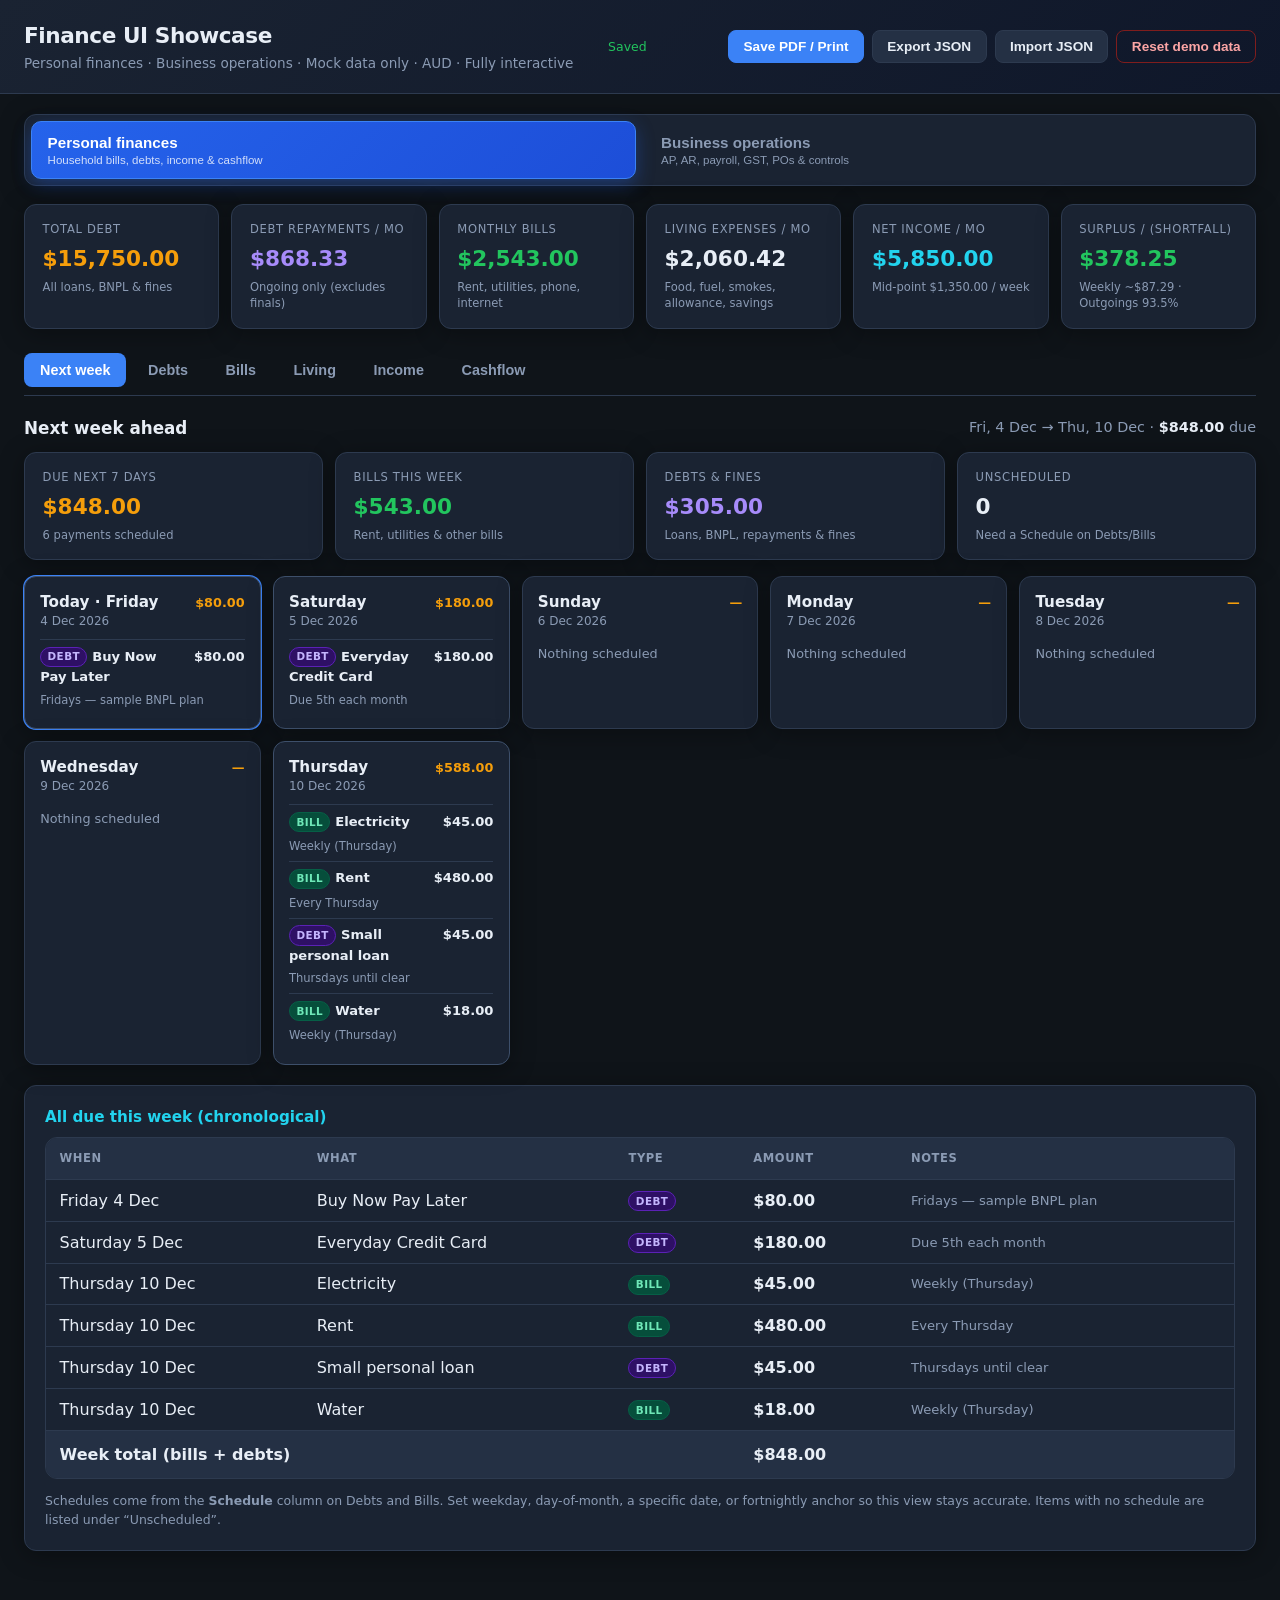
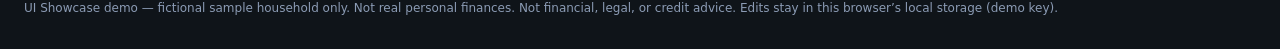
<file: financial-tracker.html>
<!DOCTYPE html>
<html lang="en">
<head>
  <meta charset="UTF-8" />
  <meta name="viewport" content="width=device-width, initial-scale=1" />
  <title>Financial Tracker UI Showcase — Demo Data</title>
  <style>
    :root {
      --bg: #0f1419;
      --surface: #1a2332;
      --surface2: #243044;
      --border: #2d3a4f;
      --text: #e8eef6;
      --muted: #8b9bb4;
      --accent: #3b82f6;
      --accent-hover: #2563eb;
      --green: #22c55e;
      --red: #ef4444;
      --amber: #f59e0b;
      --purple: #a78bfa;
      --cyan: #22d3ee;
      --radius: 12px;
      --shadow: 0 4px 24px rgba(0,0,0,.35);
      font-family: "Segoe UI", system-ui, -apple-system, sans-serif;
    }

    * { box-sizing: border-box; margin: 0; padding: 0; }

    body {
      background: var(--bg);
      color: var(--text);
      min-height: 100vh;
      line-height: 1.45;
    }

    header {
      background: linear-gradient(135deg, #1a2332 0%, #0f172a 100%);
      border-bottom: 1px solid var(--border);
      padding: 1.25rem 1.5rem;
      position: sticky;
      top: 0;
      z-index: 50;
      backdrop-filter: blur(8px);
    }

    .header-inner {
      max-width: 1280px;
      margin: 0 auto;
      display: flex;
      flex-wrap: wrap;
      align-items: center;
      justify-content: space-between;
      gap: 1rem;
    }

    header h1 {
      font-size: 1.35rem;
      font-weight: 700;
      letter-spacing: -0.02em;
    }

    header .sub {
      color: var(--muted);
      font-size: 0.85rem;
      margin-top: 0.15rem;
    }

    .header-actions {
      display: flex;
      flex-wrap: wrap;
      gap: 0.5rem;
      align-items: center;
    }

    .btn {
      appearance: none;
      border: 1px solid var(--border);
      background: var(--surface2);
      color: var(--text);
      padding: 0.5rem 0.9rem;
      border-radius: 8px;
      font-size: 0.85rem;
      font-weight: 600;
      cursor: pointer;
      transition: background .15s, border-color .15s, transform .1s;
    }

    .btn:hover { background: #2e3d56; border-color: #3d4f6a; }
    .btn:active { transform: scale(0.98); }
    .btn-primary {
      background: var(--accent);
      border-color: var(--accent);
      color: #fff;
    }
    .btn-primary:hover { background: var(--accent-hover); border-color: var(--accent-hover); }
    .btn-danger {
      background: transparent;
      border-color: #7f1d1d;
      color: #fca5a5;
    }
    .btn-danger:hover { background: #7f1d1d33; }
    .btn-sm { padding: 0.3rem 0.55rem; font-size: 0.78rem; }
    .btn-icon {
      width: 2rem;
      height: 2rem;
      padding: 0;
      display: inline-flex;
      align-items: center;
      justify-content: center;
      border-radius: 6px;
    }

    .save-status {
      font-size: 0.78rem;
      color: var(--muted);
      min-width: 7rem;
    }
    .save-status.saved { color: var(--green); }
    .save-status.dirty { color: var(--amber); }

    main {
      max-width: 1280px;
      margin: 0 auto;
      padding: 1.25rem 1.5rem 3rem;
    }

    /* Snapshot cards */
    .snapshot {
      display: grid;
      grid-template-columns: repeat(auto-fit, minmax(160px, 1fr));
      gap: 0.75rem;
      margin-bottom: 1.5rem;
    }

    .card-metric {
      background: var(--surface);
      border: 1px solid var(--border);
      border-radius: var(--radius);
      padding: 1rem 1.1rem;
      box-shadow: var(--shadow);
    }

    .card-metric .label {
      font-size: 0.72rem;
      text-transform: uppercase;
      letter-spacing: 0.06em;
      color: var(--muted);
      margin-bottom: 0.35rem;
    }

    .card-metric .value {
      font-size: 1.35rem;
      font-weight: 700;
      font-variant-numeric: tabular-nums;
    }

    .card-metric .note {
      font-size: 0.72rem;
      color: var(--muted);
      margin-top: 0.25rem;
    }

    .value.neg { color: var(--red); }
    .value.pos { color: var(--green); }
    .value.amber { color: var(--amber); }
    .value.cyan { color: var(--cyan); }
    .value.purple { color: var(--purple); }

    /* Tabs */
    .tabs {
      display: flex;
      gap: 0.35rem;
      flex-wrap: wrap;
      margin-bottom: 1rem;
      border-bottom: 1px solid var(--border);
      padding-bottom: 0.5rem;
    }

    .tab {
      background: transparent;
      border: none;
      color: var(--muted);
      padding: 0.55rem 1rem;
      border-radius: 8px;
      font-size: 0.9rem;
      font-weight: 600;
      cursor: pointer;
      transition: color .15s, background .15s;
    }

    .tab:hover { color: var(--text); background: var(--surface); }
    .tab.active {
      color: #fff;
      background: var(--accent);
    }

    .panel { display: none; }
    .panel.active { display: block; }

    .section-head {
      display: flex;
      flex-wrap: wrap;
      align-items: center;
      justify-content: space-between;
      gap: 0.75rem;
      margin: 1.25rem 0 0.75rem;
    }

    .section-head h2 {
      font-size: 1.05rem;
      font-weight: 700;
    }

    .section-head .subtotal {
      font-size: 0.9rem;
      color: var(--muted);
    }

    .section-head .subtotal strong {
      color: var(--text);
      font-variant-numeric: tabular-nums;
    }

    .table-wrap {
      background: var(--surface);
      border: 1px solid var(--border);
      border-radius: var(--radius);
      overflow-x: auto;
      box-shadow: var(--shadow);
    }

    table {
      width: 100%;
      border-collapse: collapse;
      min-width: 720px;
    }

    th {
      text-align: left;
      font-size: 0.72rem;
      text-transform: uppercase;
      letter-spacing: 0.05em;
      color: var(--muted);
      padding: 0.75rem 0.85rem;
      border-bottom: 1px solid var(--border);
      background: var(--surface2);
      white-space: nowrap;
      position: sticky;
      top: 0;
    }

    td {
      padding: 0.35rem 0.5rem;
      border-bottom: 1px solid var(--border);
      vertical-align: middle;
    }

    tr:last-child td { border-bottom: none; }
    tr:hover td { background: rgba(59, 130, 246, 0.04); }

    .drag-cell {
      width: 2rem;
      text-align: center;
      vertical-align: middle;
      user-select: none;
    }

    .drag-handle {
      display: inline-flex;
      align-items: center;
      justify-content: center;
      width: 1.6rem;
      height: 1.6rem;
      border-radius: 6px;
      color: var(--muted);
      cursor: grab;
      font-size: 1rem;
      line-height: 1;
      letter-spacing: -0.08em;
      user-select: none;
      touch-action: none;
    }

    .drag-handle:hover {
      color: var(--text);
      background: var(--surface2);
    }

    .drag-handle:active { cursor: grabbing; }

    tr.dragging {
      opacity: 0.45;
    }

    tr.dragging td {
      background: rgba(59, 130, 246, 0.08) !important;
    }

    tr.drag-over-above td {
      box-shadow: inset 0 2px 0 0 var(--accent);
    }

    tr.drag-over-below td {
      box-shadow: inset 0 -2px 0 0 var(--accent);
    }

    tbody.drag-active tr:not(.dragging):hover td {
      background: transparent;
    }

    tfoot td {
      background: var(--surface2);
      font-weight: 700;
      border-top: 1px solid var(--border);
      padding: 0.75rem 0.85rem;
    }

    input, select, textarea {
      width: 100%;
      background: var(--bg);
      border: 1px solid var(--border);
      color: var(--text);
      border-radius: 6px;
      padding: 0.4rem 0.55rem;
      font-size: 0.875rem;
      font-family: inherit;
    }

    input:focus, select:focus, textarea:focus {
      outline: none;
      border-color: var(--accent);
      box-shadow: 0 0 0 2px rgba(59, 130, 246, 0.25);
    }

    input[type="number"] {
      font-variant-numeric: tabular-nums;
      text-align: right;
    }

    .money-cell { min-width: 6.5rem; }
    .freq-cell { min-width: 7.5rem; }
    .name-cell { min-width: 9rem; }
    .notes-cell { min-width: 10rem; }
    .actions-cell {
      width: 2.5rem;
      text-align: center;
      white-space: nowrap;
    }

    .badge {
      display: inline-block;
      font-size: 0.68rem;
      font-weight: 700;
      text-transform: uppercase;
      letter-spacing: 0.04em;
      padding: 0.15rem 0.45rem;
      border-radius: 999px;
      background: var(--surface2);
      color: var(--muted);
      border: 1px solid var(--border);
    }

    .badge.bank { color: #93c5fd; border-color: #1e40af; background: #1e3a5f; }
    .badge.bnpl { color: #fcd34d; border-color: #92400e; background: #422006; }
    .badge.loan { color: #c4b5fd; border-color: #5b21b6; background: #2e1065; }
    .badge.fine { color: #fca5a5; border-color: #991b1b; background: #450a0a; }
    .badge.bill { color: #6ee7b7; border-color: #065f46; background: #064e3b; }
    .badge.living { color: #fda4af; border-color: #9f1239; background: #4c0519; }
    .badge.income { color: #67e8f9; border-color: #155e75; background: #083344; }

    .empty {
      text-align: center;
      color: var(--muted);
      padding: 2rem;
      font-size: 0.9rem;
    }

    .income-grid {
      display: grid;
      grid-template-columns: 1fr 1fr;
      gap: 1rem;
    }

    @media (max-width: 800px) {
      .income-grid { grid-template-columns: 1fr; }
    }

    .form-card {
      background: var(--surface);
      border: 1px solid var(--border);
      border-radius: var(--radius);
      padding: 1.25rem;
      box-shadow: var(--shadow);
    }

    .form-card h3 {
      font-size: 0.95rem;
      margin-bottom: 1rem;
      color: var(--cyan);
    }

    .form-row {
      display: grid;
      grid-template-columns: 1fr 1fr;
      gap: 0.75rem;
      margin-bottom: 0.75rem;
    }

    .form-row.full { grid-template-columns: 1fr; }

    .field label {
      display: block;
      font-size: 0.72rem;
      text-transform: uppercase;
      letter-spacing: 0.04em;
      color: var(--muted);
      margin-bottom: 0.3rem;
    }

    .hint {
      font-size: 0.78rem;
      color: var(--muted);
      margin-top: 0.75rem;
      line-height: 1.5;
    }

    .cashflow-bars {
      display: flex;
      flex-direction: column;
      gap: 0.65rem;
      margin-top: 0.5rem;
    }

    .bar-row {
      display: grid;
      grid-template-columns: 9rem 1fr 5.5rem;
      gap: 0.75rem;
      align-items: center;
      font-size: 0.85rem;
    }

    .bar-track {
      height: 0.65rem;
      background: var(--bg);
      border-radius: 999px;
      overflow: hidden;
      border: 1px solid var(--border);
    }

    .bar-fill {
      height: 100%;
      border-radius: 999px;
      transition: width .35s ease;
    }

    .bar-fill.income { background: var(--cyan); }
    .bar-fill.debt { background: var(--purple); }
    .bar-fill.bills { background: var(--green); }
    .bar-fill.living { background: var(--amber); }
    .bar-fill.out { background: var(--red); }

    .bar-amt {
      text-align: right;
      font-variant-numeric: tabular-nums;
      font-weight: 600;
    }

    footer {
      max-width: 1280px;
      margin: 0 auto;
      padding: 0 1.5rem 2rem;
      color: var(--muted);
      font-size: 0.75rem;
      line-height: 1.5;
    }

    .toast {
      position: fixed;
      bottom: 1.5rem;
      right: 1.5rem;
      background: var(--surface2);
      border: 1px solid var(--border);
      color: var(--text);
      padding: 0.75rem 1.1rem;
      border-radius: 10px;
      box-shadow: var(--shadow);
      font-size: 0.875rem;
      opacity: 0;
      transform: translateY(12px);
      transition: opacity .2s, transform .2s;
      pointer-events: none;
      z-index: 100;
    }

    .toast.show {
      opacity: 1;
      transform: translateY(0);
    }

    .group-label {
      font-size: 0.7rem;
      text-transform: uppercase;
      letter-spacing: 0.08em;
      color: var(--muted);
      padding: 0.65rem 0.85rem 0.35rem;
      background: rgba(0,0,0,.2);
      border-bottom: 1px solid var(--border);
    }

    .print-only { display: none; }

    /* Top-level Personal / Business modes */
    .mode-tabs {
      display: flex;
      gap: 0.5rem;
      flex-wrap: wrap;
      margin-bottom: 1.15rem;
      padding: 0.35rem;
      background: var(--surface);
      border: 1px solid var(--border);
      border-radius: 12px;
      box-shadow: var(--shadow);
    }

    .mode-tab {
      flex: 1 1 180px;
      background: transparent;
      border: 1px solid transparent;
      color: var(--muted);
      padding: 0.75rem 1rem;
      border-radius: 10px;
      font-size: 0.95rem;
      font-weight: 700;
      cursor: pointer;
      transition: color .15s, background .15s, border-color .15s;
      text-align: left;
    }

    .mode-tab small {
      display: block;
      font-size: 0.72rem;
      font-weight: 500;
      color: var(--muted);
      margin-top: 0.2rem;
    }

    .mode-tab:hover {
      color: var(--text);
      background: var(--surface2);
    }

    .mode-tab.active {
      color: #fff;
      background: linear-gradient(135deg, #2563eb, #1d4ed8);
      border-color: #3b82f6;
      box-shadow: 0 6px 18px rgba(37, 99, 235, 0.35);
    }

    .mode-tab.active small { color: rgba(255,255,255,0.8); }

    .mode-panel { display: none; }
    .mode-panel.active { display: block; }

    .biz-intro {
      background: linear-gradient(135deg, #1a2332 0%, #0f172a 100%);
      border: 1px solid var(--border);
      border-radius: var(--radius);
      padding: 1rem 1.15rem;
      margin-bottom: 1rem;
      box-shadow: var(--shadow);
    }

    .biz-intro h2 {
      font-size: 1.05rem;
      margin-bottom: 0.35rem;
    }

    .biz-intro p {
      color: var(--muted);
      font-size: 0.88rem;
      line-height: 1.55;
      max-width: 70rem;
    }

    .biz-capability-grid {
      display: grid;
      grid-template-columns: repeat(auto-fit, minmax(170px, 1fr));
      gap: 0.65rem;
      margin-bottom: 1.15rem;
    }

    .biz-cap {
      background: var(--surface);
      border: 1px solid var(--border);
      border-radius: 10px;
      padding: 0.75rem 0.85rem;
      box-shadow: var(--shadow);
      min-height: 5.5rem;
    }

    .biz-cap .cap-label {
      font-size: 0.7rem;
      text-transform: uppercase;
      letter-spacing: 0.05em;
      color: var(--muted);
      margin-bottom: 0.3rem;
    }

    .biz-cap .cap-value {
      font-size: 1.05rem;
      font-weight: 700;
      font-variant-numeric: tabular-nums;
      margin-bottom: 0.2rem;
    }

    .biz-cap .cap-note {
      font-size: 0.72rem;
      color: var(--muted);
    }

    .status-pill {
      display: inline-block;
      font-size: 0.65rem;
      font-weight: 700;
      text-transform: uppercase;
      letter-spacing: 0.04em;
      padding: 0.12rem 0.4rem;
      border-radius: 999px;
      border: 1px solid var(--border);
      vertical-align: middle;
      margin-right: 0.25rem;
    }

    .status-pill.ok { color: #6ee7b7; border-color: #065f46; background: #064e3b; }
    .status-pill.warn { color: #fcd34d; border-color: #92400e; background: #422006; }
    .status-pill.due { color: #fca5a5; border-color: #991b1b; background: #450a0a; }
    .status-pill.info { color: #93c5fd; border-color: #1e40af; background: #1e3a5f; }

    .biz-section-block {
      margin-bottom: 1.25rem;
    }

    #bizCompanyName {
      outline: none;
      border-bottom: 1px dashed var(--border);
      padding: 0 0.15rem;
      cursor: text;
    }
    #bizCompanyName:focus {
      border-bottom-color: var(--accent);
      color: var(--cyan);
    }

    .biz-section-block h3 {
      font-size: 0.95rem;
      margin-bottom: 0.55rem;
      color: var(--cyan);
    }

    .biz-two-col {
      display: grid;
      grid-template-columns: 1fr 1fr;
      gap: 1rem;
    }

    @media (max-width: 900px) {
      .biz-two-col { grid-template-columns: 1fr; }
    }

    /* Next week ahead */
    .week-summary {
      display: grid;
      grid-template-columns: repeat(auto-fit, minmax(140px, 1fr));
      gap: 0.75rem;
      margin-bottom: 1rem;
    }

    .week-days {
      display: grid;
      grid-template-columns: repeat(auto-fit, minmax(200px, 1fr));
      gap: 0.75rem;
    }

    .day-card {
      background: var(--surface);
      border: 1px solid var(--border);
      border-radius: var(--radius);
      padding: 0.85rem 0.95rem;
      box-shadow: var(--shadow);
      min-height: 8rem;
    }

    .day-card.today {
      border-color: var(--accent);
      box-shadow: 0 0 0 1px var(--accent), var(--shadow);
    }

    .day-card.has-due {
      border-color: #3d4f6a;
    }

    .day-card .day-head {
      display: flex;
      justify-content: space-between;
      align-items: baseline;
      margin-bottom: 0.55rem;
      gap: 0.5rem;
    }

    .day-card .day-name {
      font-weight: 700;
      font-size: 0.95rem;
    }

    .day-card .day-date {
      font-size: 0.75rem;
      color: var(--muted);
    }

    .day-card .day-total {
      font-size: 0.8rem;
      font-weight: 700;
      font-variant-numeric: tabular-nums;
      color: var(--amber);
    }

    .day-item {
      display: grid;
      grid-template-columns: 1fr auto;
      gap: 0.35rem 0.5rem;
      padding: 0.4rem 0;
      border-top: 1px solid var(--border);
      font-size: 0.82rem;
    }

    .day-item:first-of-type { border-top: none; }

    .day-item .item-name {
      font-weight: 600;
    }

    .day-item .item-meta {
      grid-column: 1 / -1;
      font-size: 0.72rem;
      color: var(--muted);
    }

    .day-item .item-amt {
      font-variant-numeric: tabular-nums;
      font-weight: 700;
      white-space: nowrap;
    }

    .day-empty {
      color: var(--muted);
      font-size: 0.8rem;
      padding: 0.35rem 0;
    }

    .kind-pill {
      display: inline-block;
      font-size: 0.65rem;
      font-weight: 700;
      text-transform: uppercase;
      letter-spacing: 0.04em;
      padding: 0.1rem 0.4rem;
      border-radius: 999px;
      margin-right: 0.3rem;
      vertical-align: middle;
    }

    .kind-pill.debt {
      background: #2e1065;
      color: #c4b5fd;
      border: 1px solid #5b21b6;
    }

    .kind-pill.bill {
      background: #064e3b;
      color: #6ee7b7;
      border: 1px solid #065f46;
    }

    .kind-pill.fine {
      background: #450a0a;
      color: #fca5a5;
      border: 1px solid #991b1b;
    }

    .sched-cell { min-width: 11rem; }
    .sched-wrap {
      display: flex;
      flex-direction: column;
      gap: 0.3rem;
    }
    .sched-wrap select,
    .sched-wrap input {
      font-size: 0.8rem;
    }

    .week-list-wrap {
      margin-top: 1.25rem;
    }

    .week-list-wrap h3 {
      font-size: 0.95rem;
      margin-bottom: 0.6rem;
    }

    /* ——— Print / Save as PDF: show every tab ——— */
    @media print {
      @page {
        size: A4;
        margin: 12mm 10mm;
      }

      :root {
        --bg: #ffffff;
        --surface: #ffffff;
        --surface2: #f3f4f6;
        --border: #d1d5db;
        --text: #111827;
        --muted: #4b5563;
        --accent: #1d4ed8;
        --green: #15803d;
        --red: #b91c1c;
        --amber: #b45309;
        --purple: #6d28d9;
        --cyan: #0e7490;
        --shadow: none;
      }

      html, body {
        background: #fff !important;
        color: #111827 !important;
        min-height: auto;
        -webkit-print-color-adjust: exact;
        print-color-adjust: exact;
      }

      .no-print,
      .tabs,
      .mode-tabs,
      .header-actions,
      .toast,
      .actions-cell,
      .drag-cell,
      .btn,
      button {
        display: none !important;
      }

      .mode-panel {
        display: block !important;
      }

      .biz-panel {
        display: block !important;
      }

      .print-only { display: block !important; }

      header {
        position: static;
        background: none !important;
        border-bottom: 2px solid #111827;
        padding: 0 0 0.75rem;
        margin-bottom: 0.75rem;
      }

      header h1 {
        color: #111827 !important;
        font-size: 1.2rem;
      }

      header .sub {
        color: #4b5563 !important;
      }

      main {
        max-width: none;
        padding: 0;
        margin: 0;
      }

      footer {
        max-width: none;
        padding: 0.75rem 0 0;
        margin-top: 0.75rem;
        border-top: 1px solid #d1d5db;
        color: #6b7280 !important;
      }

      .snapshot {
        break-inside: avoid;
        margin-bottom: 1rem;
        gap: 0.5rem;
      }

      .card-metric {
        box-shadow: none;
        border: 1px solid #d1d5db;
        background: #f9fafb !important;
        padding: 0.55rem 0.7rem;
      }

      .card-metric .value {
        font-size: 1.05rem;
        color: #111827 !important;
      }

      .value.neg { color: #b91c1c !important; }
      .value.pos { color: #15803d !important; }
      .value.amber { color: #b45309 !important; }
      .value.cyan { color: #0e7490 !important; }
      .value.purple { color: #6d28d9 !important; }

      /* Force every tab panel visible */
      .panel {
        display: block !important;
        break-inside: avoid;
        page-break-inside: avoid;
        margin-bottom: 1.1rem;
        padding-bottom: 0.75rem;
        border-bottom: 1px solid #e5e7eb;
      }

      .panel:last-of-type {
        border-bottom: none;
      }

      .section-head {
        margin: 0.5rem 0 0.4rem;
      }

      .section-head h2 {
        color: #111827 !important;
        font-size: 1rem;
      }

      .section-head .subtotal {
        color: #4b5563 !important;
      }

      .section-head .subtotal strong {
        color: #111827 !important;
      }

      .table-wrap {
        box-shadow: none;
        border: 1px solid #d1d5db;
        overflow: visible;
        background: #fff !important;
      }

      table {
        min-width: 0 !important;
        width: 100%;
        font-size: 0.78rem;
      }

      th {
        background: #f3f4f6 !important;
        color: #374151 !important;
        padding: 0.4rem 0.45rem;
        border-bottom: 1px solid #d1d5db;
      }

      td {
        padding: 0.2rem 0.25rem;
        border-bottom: 1px solid #e5e7eb;
        background: #fff !important;
      }

      tr:hover td { background: #fff !important; }

      tfoot td {
        background: #f3f4f6 !important;
        color: #111827 !important;
      }

      /* Form controls → clean printed values */
      input, select, textarea {
        border: none !important;
        background: transparent !important;
        box-shadow: none !important;
        color: #111827 !important;
        padding: 0.15rem 0.2rem !important;
        font-size: 0.78rem !important;
        border-radius: 0;
        -webkit-appearance: none;
        appearance: none;
      }

      input[type="number"] {
        text-align: right;
      }

      textarea {
        resize: none;
        overflow: visible !important;
        height: auto !important;
      }

      .form-card {
        box-shadow: none;
        border: 1px solid #d1d5db;
        background: #fff !important;
        break-inside: avoid;
      }

      .form-card h3 {
        color: #0e7490 !important;
      }

      .field label {
        color: #6b7280 !important;
      }

      .hint {
        color: #6b7280 !important;
      }

      .income-grid {
        grid-template-columns: 1fr 1fr;
        gap: 0.75rem;
      }

      .bar-track {
        border: 1px solid #d1d5db;
        background: #f3f4f6 !important;
      }

      .bar-fill.income { background: #0891b2 !important; }
      .bar-fill.debt { background: #7c3aed !important; }
      .bar-fill.bills { background: #16a34a !important; }
      .bar-fill.living { background: #d97706 !important; }
      .bar-fill.out { background: #dc2626 !important; }

      .print-meta {
        font-size: 0.75rem;
        color: #6b7280;
        margin-top: 0.25rem;
      }

      .day-card {
        box-shadow: none;
        border: 1px solid #d1d5db;
        background: #fff !important;
        break-inside: avoid;
        min-height: auto;
      }

      .day-card.today {
        border-color: #1d4ed8;
        box-shadow: none;
      }

      .week-days {
        grid-template-columns: repeat(2, 1fr);
      }

      .kind-pill.debt {
        background: #ede9fe !important;
        color: #5b21b6 !important;
        border-color: #c4b5fd !important;
      }

      .kind-pill.bill {
        background: #d1fae5 !important;
        color: #065f46 !important;
        border-color: #6ee7b7 !important;
      }

      .kind-pill.fine {
        background: #fee2e2 !important;
        color: #991b1b !important;
        border-color: #fca5a5 !important;
      }
    }
  </style>
</head>
<body>
  <header>
    <div class="header-inner">
      <div>
        <h1>Finance UI Showcase</h1>
        <div class="sub">Personal finances · Business operations · Mock data only · AUD · Fully interactive</div>
      </div>
      <div class="header-actions no-print">
        <span class="save-status" id="saveStatus">Saved</span>
        <button class="btn btn-primary" type="button" id="btnPrint" title="Print or save as PDF (all sections)">Save PDF / Print</button>
        <button class="btn" type="button" id="btnExport">Export JSON</button>
        <button class="btn" type="button" id="btnImport">Import JSON</button>
        <button class="btn btn-danger" type="button" id="btnReset">Reset demo data</button>
        <input type="file" id="importFile" accept="application/json,.json" hidden />
      </div>
      <div class="print-only print-meta" id="printMeta"></div>
    </div>
  </header>

  <main>
    <!-- Top-level: Personal vs Business -->
    <nav class="mode-tabs no-print" role="tablist" aria-label="Finance view">
      <button class="mode-tab active" type="button" data-mode="personal" id="modePersonalBtn">
        Personal finances
        <small>Household bills, debts, income &amp; cashflow</small>
      </button>
      <button class="mode-tab" type="button" data-mode="business" id="modeBusinessBtn">
        Business operations
        <small>AP, AR, payroll, GST, POs &amp; controls</small>
      </button>
    </nav>

    <!-- ===================== PERSONAL FINANCES ===================== -->
    <div class="mode-panel active" id="mode-personal" data-mode-panel="personal">
    <section class="snapshot" id="snapshot"></section>

    <nav class="tabs personal-tabs" role="tablist" aria-label="Personal finance sections">
      <button class="tab personal-tab active" data-tab="week" type="button">Next week</button>
      <button class="tab personal-tab" data-tab="debts" type="button">Debts</button>
      <button class="tab personal-tab" data-tab="bills" type="button">Bills</button>
      <button class="tab personal-tab" data-tab="living" type="button">Living</button>
      <button class="tab personal-tab" data-tab="income" type="button">Income</button>
      <button class="tab personal-tab" data-tab="cashflow" type="button">Cashflow</button>
    </nav>

    <!-- NEXT WEEK AHEAD -->
    <section class="panel personal-panel active" id="panel-week">
      <div class="section-head">
        <h2>Next week ahead</h2>
        <span class="subtotal" id="weekRangeLabel">Bills &amp; debts due in the next 7 days</span>
      </div>
      <div class="week-summary" id="weekSummary"></div>
      <div class="week-days" id="weekDays"></div>
      <div class="week-list-wrap form-card" style="margin-top:1.25rem">
        <h3>All due this week (chronological)</h3>
        <div class="table-wrap" style="box-shadow:none;margin-top:.5rem">
          <table style="min-width:560px">
            <thead>
              <tr>
                <th>When</th>
                <th>What</th>
                <th>Type</th>
                <th>Amount</th>
                <th>Notes</th>
              </tr>
            </thead>
            <tbody id="weekListBody"></tbody>
            <tfoot>
              <tr>
                <td colspan="3">Week total (bills + debts)</td>
                <td id="weekListTotal">$0.00</td>
                <td></td>
              </tr>
            </tfoot>
          </table>
        </div>
        <p class="hint" style="margin-top:.85rem">
          Schedules come from the <strong>Schedule</strong> column on Debts and Bills.
          Set weekday, day-of-month, a specific date, or fortnightly anchor so this view stays accurate.
          Items with no schedule are listed under “Unscheduled”.
        </p>
      </div>
    </section>

    <!-- DEBTS -->
    <section class="panel personal-panel" id="panel-debts">
      <div class="section-head">
        <h2>Debts, loans &amp; fines</h2>
        <div style="display:flex;gap:.5rem;align-items:center;flex-wrap:wrap">
          <span class="subtotal">Balance <strong id="debtBalanceTotal">$0</strong> · Monthly repayments <strong id="debtRepayTotal">$0</strong></span>
          <button class="btn btn-primary btn-sm" type="button" id="addDebt">+ Add debt</button>
        </div>
      </div>
      <div class="table-wrap">
        <table>
          <thead>
            <tr>
              <th class="drag-cell" title="Drag rows to reorder"></th>
              <th>Name</th>
              <th>Category</th>
              <th>Balance</th>
              <th>Repayment</th>
              <th>Frequency</th>
              <th>Schedule</th>
              <th>Due / notes</th>
              <th></th>
            </tr>
          </thead>
          <tbody id="debtsBody"></tbody>
          <tfoot>
            <tr>
              <td class="drag-cell"></td>
              <td colspan="2">Total outstanding</td>
              <td id="debtFootBalance" class="money-cell">$0.00</td>
              <td id="debtFootMonthly" class="money-cell">$0.00 <span style="font-weight:500;color:var(--muted);font-size:.75rem">/mo</span></td>
              <td colspan="4"></td>
            </tr>
          </tfoot>
        </table>
      </div>
    </section>

    <!-- BILLS -->
    <section class="panel personal-panel" id="panel-bills">
      <div class="section-head">
        <h2>Recurring bills</h2>
        <div style="display:flex;gap:.5rem;align-items:center;flex-wrap:wrap">
          <span class="subtotal">Monthly total <strong id="billsMonthlyTotal">$0</strong></span>
          <button class="btn btn-primary btn-sm" type="button" id="addBill">+ Add bill</button>
        </div>
      </div>
      <div class="table-wrap">
        <table>
          <thead>
            <tr>
              <th class="drag-cell" title="Drag rows to reorder"></th>
              <th>Bill</th>
              <th>Provider</th>
              <th>Amount</th>
              <th>Frequency</th>
              <th>Monthly equiv.</th>
              <th>Schedule</th>
              <th>Due / notes</th>
              <th></th>
            </tr>
          </thead>
          <tbody id="billsBody"></tbody>
          <tfoot>
            <tr>
              <td class="drag-cell"></td>
              <td colspan="4">Total monthly bills</td>
              <td id="billsFootMonthly">$0.00</td>
              <td colspan="3"></td>
            </tr>
          </tfoot>
        </table>
      </div>
    </section>

    <!-- LIVING -->
    <section class="panel personal-panel" id="panel-living">
      <div class="section-head">
        <h2>Living expenses</h2>
        <div style="display:flex;gap:.5rem;align-items:center;flex-wrap:wrap">
          <span class="subtotal">Monthly total <strong id="livingMonthlyTotal">$0</strong></span>
          <button class="btn btn-primary btn-sm" type="button" id="addLiving">+ Add expense</button>
        </div>
      </div>
      <div class="table-wrap">
        <table>
          <thead>
            <tr>
              <th class="drag-cell" title="Drag rows to reorder"></th>
              <th>Expense</th>
              <th>Amount</th>
              <th>Frequency</th>
              <th>Monthly equiv.</th>
              <th>Notes</th>
              <th></th>
            </tr>
          </thead>
          <tbody id="livingBody"></tbody>
          <tfoot>
            <tr>
              <td class="drag-cell"></td>
              <td colspan="3">Total monthly living</td>
              <td id="livingFootMonthly">$0.00</td>
              <td colspan="2"></td>
            </tr>
          </tfoot>
        </table>
      </div>
    </section>

    <!-- INCOME -->
    <section class="panel personal-panel" id="panel-income">
      <div class="section-head">
        <h2>Income — Sample employer</h2>
      </div>
      <div class="income-grid">
        <div class="form-card">
          <h3>Pay settings</h3>
          <div class="form-row">
            <div class="field">
              <label for="employer">Employer</label>
              <input id="employer" type="text" />
            </div>
            <div class="field">
              <label for="payDay">Pay day</label>
              <input id="payDay" type="text" />
            </div>
          </div>
          <div class="form-row">
            <div class="field">
              <label for="hourlyRate">Hourly rate (AUD)</label>
              <input id="hourlyRate" type="number" min="0" step="0.01" />
            </div>
            <div class="field">
              <label for="ordinaryHours">Ordinary hours / week</label>
              <input id="ordinaryHours" type="number" min="0" step="0.5" />
            </div>
          </div>
          <div class="form-row">
            <div class="field">
              <label for="weeklyMid">Planning weekly net (mid-point)</label>
              <input id="weeklyMid" type="number" min="0" step="0.01" />
            </div>
            <div class="field">
              <label for="weeklyLow">5-day low estimate</label>
              <input id="weeklyLow" type="number" min="0" step="0.01" />
            </div>
          </div>
          <div class="form-row">
            <div class="field">
              <label for="weeklyHigh">5-day high estimate</label>
              <input id="weeklyHigh" type="number" min="0" step="0.01" />
            </div>
            <div class="field">
              <label for="sixDayLow">6-day low estimate</label>
              <input id="sixDayLow" type="number" min="0" step="0.01" />
            </div>
          </div>
          <div class="form-row">
            <div class="field">
              <label for="sixDayHigh">6-day high estimate</label>
              <input id="sixDayHigh" type="number" min="0" step="0.01" />
            </div>
            <div class="field">
              <label for="otMultiplier">OT multiplier</label>
              <input id="otMultiplier" type="number" min="1" step="0.1" />
            </div>
          </div>
          <div class="form-row full">
            <div class="field">
              <label for="incomeNotes">Notes</label>
              <textarea id="incomeNotes" rows="3"></textarea>
            </div>
          </div>
          <p class="hint">Monthly net is calculated as weekly mid-point × 52 ÷ 12. Change the weekly mid-point to replan the whole snapshot.</p>
        </div>

        <div class="form-card">
          <h3>Derived income</h3>
          <div class="snapshot" style="margin:0">
            <div class="card-metric">
              <div class="label">Monthly net (planning)</div>
              <div class="value cyan" id="incomeMonthly">$0</div>
              <div class="note">Weekly mid × 52 ÷ 12</div>
            </div>
            <div class="card-metric">
              <div class="label">Weekly mid-point</div>
              <div class="value" id="incomeWeekly">$0</div>
              <div class="note">Used for surplus / shortfall</div>
            </div>
            <div class="card-metric">
              <div class="label">5-day range</div>
              <div class="value" id="income5Day" style="font-size:1.05rem">—</div>
              <div class="note">Typical week</div>
            </div>
            <div class="card-metric">
              <div class="label">6-day range</div>
              <div class="value" id="income6Day" style="font-size:1.05rem">—</div>
              <div class="note">Extra buffer weeks</div>
            </div>
          </div>
          <p class="hint" id="incomeHint" style="margin-top:1rem"></p>
        </div>
      </div>
    </section>

    <!-- CASHFLOW -->
    <section class="panel personal-panel" id="panel-cashflow">
      <div class="section-head">
        <h2>Monthly cashflow summary</h2>
      </div>
      <div class="form-card">
        <div class="cashflow-bars" id="cashflowBars"></div>
        <p class="hint" id="cashflowHint" style="margin-top:1.25rem"></p>
      </div>
    </section>
    </div><!-- /mode-personal -->

    <!-- ===================== BUSINESS OPERATIONS ===================== -->
    <div class="mode-panel" id="mode-business" data-mode-panel="business">
      <div class="biz-intro">
        <h2>Business finance operations — what matters to running a company</h2>
        <p>
          Mock company: <strong contenteditable="true" id="bizCompanyName" spellcheck="false" title="Click to edit company name">Harbourline Supplies Pty Ltd</strong>
          · editable tables (add / edit / delete) · saves in this browser.
          This tab shows initiative in surfacing the operational finance areas businesses rely on daily —
          payables, receivables, cash control, payroll compliance, and tax basics —
          the same practical visibility AI agents and training should support.
        </p>
      </div>

      <section class="snapshot" id="bizSnapshot"></section>

      <div class="biz-capability-grid" id="bizCapabilityGrid" aria-label="Business finance capability overview"></div>

      <nav class="tabs biz-tabs" role="tablist" aria-label="Business finance sections">
        <button class="tab biz-tab active" data-biz-tab="overview" type="button">Overview</button>
        <button class="tab biz-tab" data-biz-tab="payables" type="button">Payables</button>
        <button class="tab biz-tab" data-biz-tab="receivables" type="button">Receivables</button>
        <button class="tab biz-tab" data-biz-tab="cash" type="button">Cash &amp; control</button>
        <button class="tab biz-tab" data-biz-tab="people" type="button">Payroll &amp; tax</button>
        <button class="tab biz-tab" data-biz-tab="records" type="button">Records</button>
      </nav>

      <!-- BUSINESS OVERVIEW -->
      <section class="panel biz-panel active" id="biz-panel-overview">
        <div class="section-head">
          <h2>Operations overview</h2>
          <span class="subtotal">All 16 finance functions · mock AUD figures</span>
        </div>
        <div class="biz-two-col">
          <div class="form-card">
            <h3>Why this layout matters for business</h3>
            <p class="hint" style="margin:0">
              Owners and teams need clear views of money in, money out, and compliance —
              not just a bank balance. This demo packages the core operational stack:
              <strong>AP · AR · invoicing · receipting · purchase orders · payments ·
              reconciliations · petty cash · budgeting · cash flow · financial records ·
              payroll · timesheets · superannuation · tax/GST · expense management</strong>.
            </p>
          </div>
          <div class="form-card">
            <div class="section-head" style="margin:0 0 .5rem;align-items:center">
              <h3 style="margin:0;color:var(--cyan)">This week’s action queue</h3>
              <button class="btn btn-primary btn-sm" type="button" data-biz-add="actions">+ Add action</button>
            </div>
            <div class="table-wrap" style="box-shadow:none;margin-top:.35rem">
              <table style="min-width:0">
                <thead>
                  <tr><th>Priority</th><th>Area</th><th>Action</th><th>Amount</th><th></th></tr>
                </thead>
                <tbody id="bizActionQueue"></tbody>
              </table>
            </div>
          </div>
        </div>
        <div class="biz-section-block" style="margin-top:1.15rem">
          <h3>Cash flow snapshot (next 4 weeks)</h3>
          <div class="form-card">
            <div class="cashflow-bars" id="bizCashflowBars"></div>
            <p class="hint" id="bizCashflowHint" style="margin-top:1rem"></p>
          </div>
        </div>
      </section>

      <!-- PAYABLES: AP, POs, payments, expenses -->
      <section class="panel biz-panel" id="biz-panel-payables">
        <div class="section-head">
          <h2>Accounts payable · Purchase orders · Payments · Expenses</h2>
          <span class="subtotal" id="bizPayablesSubtotal"></span>
        </div>

        <div class="biz-section-block">
          <div class="section-head" style="margin-top:0">
            <h3 style="margin:0;color:var(--cyan)">Accounts payable — supplier bills to pay</h3>
            <button class="btn btn-primary btn-sm" type="button" data-biz-add="ap">+ Add bill</button>
          </div>
          <div class="table-wrap">
            <table>
              <thead>
                <tr>
                  <th>Bill #</th><th>Supplier</th><th>Due</th><th>Amount (inc GST)</th><th>GST</th><th>Status</th><th>Notes</th><th></th>
                </tr>
              </thead>
              <tbody id="bizApBody"></tbody>
              <tfoot>
                <tr>
                  <td colspan="3">Open AP total</td>
                  <td id="bizApTotal">$0.00</td>
                  <td id="bizApGst">$0.00</td>
                  <td colspan="3"></td>
                </tr>
              </tfoot>
            </table>
          </div>
        </div>

        <div class="biz-section-block">
          <div class="section-head" style="margin-top:0">
            <h3 style="margin:0;color:var(--cyan)">Purchase orders — approved / awaiting goods</h3>
            <button class="btn btn-primary btn-sm" type="button" data-biz-add="po">+ Add PO</button>
          </div>
          <div class="table-wrap">
            <table>
              <thead>
                <tr>
                  <th>PO #</th><th>Vendor</th><th>Requested by</th><th>Ordered</th><th>Amount</th><th>Status</th><th>Expected</th><th></th>
                </tr>
              </thead>
              <tbody id="bizPoBody"></tbody>
            </table>
          </div>
        </div>

        <div class="biz-section-block">
          <div class="section-head" style="margin-top:0">
            <h3 style="margin:0;color:var(--cyan)">Processing payments — payment run queue</h3>
            <button class="btn btn-primary btn-sm" type="button" data-biz-add="payments">+ Add batch</button>
          </div>
          <div class="table-wrap">
            <table>
              <thead>
                <tr>
                  <th>Batch</th><th>Method</th><th>Items</th><th>Scheduled</th><th>Amount</th><th>Status</th><th></th>
                </tr>
              </thead>
              <tbody id="bizPayBody"></tbody>
            </table>
          </div>
        </div>

        <div class="biz-section-block">
          <div class="section-head" style="margin-top:0">
            <h3 style="margin:0;color:var(--cyan)">Expense management — staff claims</h3>
            <button class="btn btn-primary btn-sm" type="button" data-biz-add="expenses">+ Add claim</button>
          </div>
          <div class="table-wrap">
            <table>
              <thead>
                <tr>
                  <th>Claim #</th><th>Employee</th><th>Category</th><th>Submitted</th><th>Amount</th><th>Status</th><th>Receipt</th><th></th>
                </tr>
              </thead>
              <tbody id="bizExpBody"></tbody>
            </table>
          </div>
        </div>
      </section>

      <!-- RECEIVABLES: AR, invoicing, receipting -->
      <section class="panel biz-panel" id="biz-panel-receivables">
        <div class="section-head">
          <h2>Accounts receivable · Invoicing · Receipting</h2>
          <span class="subtotal" id="bizReceivablesSubtotal"></span>
        </div>

        <div class="biz-section-block">
          <div class="section-head" style="margin-top:0">
            <h3 style="margin:0;color:var(--cyan)">Accounts receivable — customer balances</h3>
            <button class="btn btn-primary btn-sm" type="button" data-biz-add="ar">+ Add AR</button>
          </div>
          <div class="table-wrap">
            <table>
              <thead>
                <tr>
                  <th>Customer</th><th>Invoice #</th><th>Issued</th><th>Due</th><th>Amount</th><th>Days overdue</th><th>Status</th><th></th>
                </tr>
              </thead>
              <tbody id="bizArBody"></tbody>
              <tfoot>
                <tr>
                  <td colspan="4">Outstanding AR</td>
                  <td id="bizArTotal">$0.00</td>
                  <td colspan="3" id="bizArAging"></td>
                </tr>
              </tfoot>
            </table>
          </div>
        </div>

        <div class="biz-section-block">
          <div class="section-head" style="margin-top:0">
            <h3 style="margin:0;color:var(--cyan)">Invoicing — recently raised</h3>
            <button class="btn btn-primary btn-sm" type="button" data-biz-add="invoices">+ Add invoice</button>
          </div>
          <div class="table-wrap">
            <table>
              <thead>
                <tr>
                  <th>Invoice #</th><th>Customer</th><th>Date</th><th>Net</th><th>GST</th><th>Total</th><th>Status</th><th></th>
                </tr>
              </thead>
              <tbody id="bizInvBody"></tbody>
            </table>
          </div>
        </div>

        <div class="biz-section-block">
          <div class="section-head" style="margin-top:0">
            <h3 style="margin:0;color:var(--cyan)">Receipting — payments received</h3>
            <button class="btn btn-primary btn-sm" type="button" data-biz-add="receipts">+ Add receipt</button>
          </div>
          <div class="table-wrap">
            <table>
              <thead>
                <tr>
                  <th>Receipt #</th><th>Customer</th><th>Method</th><th>Date</th><th>Amount</th><th>Allocated to</th><th></th>
                </tr>
              </thead>
              <tbody id="bizRcptBody"></tbody>
            </table>
          </div>
        </div>
      </section>

      <!-- CASH & CONTROL -->
      <section class="panel biz-panel" id="biz-panel-cash">
        <div class="section-head">
          <h2>Reconciliations · Petty cash · Budgeting · Cash flow</h2>
          <span class="subtotal">Bank, float &amp; planning controls</span>
        </div>

        <div class="biz-section-block">
          <div class="section-head" style="margin-top:0">
            <h3 style="margin:0;color:var(--cyan)">Reconciliations — bank &amp; clearing</h3>
            <button class="btn btn-primary btn-sm" type="button" data-biz-add="recon">+ Add recon</button>
          </div>
          <div class="table-wrap">
            <table>
              <thead>
                <tr>
                  <th>Account</th><th>Period</th><th>Statement bal.</th><th>Book bal.</th><th>Difference</th><th>Status</th><th>Owner</th><th></th>
                </tr>
              </thead>
              <tbody id="bizRecBody"></tbody>
            </table>
          </div>
        </div>

        <div class="biz-two-col">
          <div class="biz-section-block">
            <div class="section-head" style="margin-top:0">
              <h3 style="margin:0;color:var(--cyan)">Petty cash</h3>
              <button class="btn btn-primary btn-sm" type="button" data-biz-add="petty">+ Add entry</button>
            </div>
            <div class="table-wrap">
              <table style="min-width:0">
                <thead>
                  <tr><th>Date</th><th>Description</th><th>In / Out</th><th>Amount</th><th>Balance</th><th></th></tr>
                </thead>
                <tbody id="bizPettyBody"></tbody>
              </table>
            </div>
            <p class="hint" id="bizPettyHint"></p>
          </div>
          <div class="biz-section-block">
            <div class="section-head" style="margin-top:0">
              <h3 style="margin:0;color:var(--cyan)">Budgeting — month to date vs budget</h3>
              <button class="btn btn-primary btn-sm" type="button" data-biz-add="budget">+ Add line</button>
            </div>
            <div class="table-wrap">
              <table style="min-width:0">
                <thead>
                  <tr><th>Category</th><th>Budget (mo)</th><th>Actual MTD</th><th>Variance</th><th>%</th><th></th></tr>
                </thead>
                <tbody id="bizBudgetBody"></tbody>
              </table>
            </div>
          </div>
        </div>

        <div class="biz-section-block">
          <div class="section-head" style="margin-top:0">
            <h3 style="margin:0;color:var(--cyan)">Cash flow — weekly forecast</h3>
            <button class="btn btn-primary btn-sm" type="button" data-biz-add="cashflowWeeks">+ Add week</button>
          </div>
          <div class="table-wrap">
            <table>
              <thead>
                <tr>
                  <th>Week starting</th><th>Inflows</th><th>Outflows</th><th>Net</th><th>Closing cash</th><th></th>
                </tr>
              </thead>
              <tbody id="bizCfBody"></tbody>
            </table>
          </div>
        </div>
      </section>

      <!-- PAYROLL & TAX -->
      <section class="panel biz-panel" id="biz-panel-people">
        <div class="section-head">
          <h2>Payroll · Timesheets · Superannuation · Tax / GST</h2>
          <span class="subtotal">People costs &amp; compliance basics</span>
        </div>

        <div class="biz-section-block">
          <div class="section-head" style="margin-top:0">
            <h3 style="margin:0;color:var(--cyan)">Payroll processing — current pay run</h3>
            <button class="btn btn-primary btn-sm" type="button" data-biz-add="payroll">+ Add employee</button>
          </div>
          <div class="table-wrap">
            <table>
              <thead>
                <tr>
                  <th>Employee</th><th>Role</th><th>Gross</th><th>Tax withheld</th><th>Super (11.5%)</th><th>Net pay</th><th>Status</th><th></th>
                </tr>
              </thead>
              <tbody id="bizPayrunBody"></tbody>
              <tfoot>
                <tr>
                  <td colspan="2">Pay run totals</td>
                  <td id="bizGrossTotal">$0</td>
                  <td id="bizTaxTotal">$0</td>
                  <td id="bizSuperTotal">$0</td>
                  <td id="bizNetTotal">$0</td>
                  <td colspan="2"></td>
                </tr>
              </tfoot>
            </table>
          </div>
        </div>

        <div class="biz-section-block">
          <div class="section-head" style="margin-top:0">
            <h3 style="margin:0;color:var(--cyan)">Timesheets — approval status</h3>
            <button class="btn btn-primary btn-sm" type="button" data-biz-add="timesheets">+ Add timesheet</button>
          </div>
          <div class="table-wrap">
            <table>
              <thead>
                <tr>
                  <th>Employee</th><th>Week ending</th><th>Ordinary hrs</th><th>OT hrs</th><th>Submitted</th><th>Status</th><th></th>
                </tr>
              </thead>
              <tbody id="bizTsBody"></tbody>
            </table>
          </div>
        </div>

        <div class="biz-two-col">
          <div class="biz-section-block">
            <div class="section-head" style="margin-top:0">
              <h3 style="margin:0;color:var(--cyan)">Superannuation — SG contributions</h3>
              <button class="btn btn-primary btn-sm" type="button" data-biz-add="super">+ Add super line</button>
            </div>
            <div class="table-wrap">
              <table style="min-width:0">
                <thead>
                  <tr><th>Fund / clearing</th><th>Employees</th><th>Period</th><th>Amount</th><th>Due</th><th>Status</th><th></th></tr>
                </thead>
                <tbody id="bizSuperBody"></tbody>
              </table>
            </div>
          </div>
          <div class="biz-section-block">
            <div class="section-head" style="margin-top:0">
              <h3 style="margin:0;color:var(--cyan)">Tax / GST basics — BAS draft</h3>
              <button class="btn btn-primary btn-sm" type="button" data-biz-add="gst">+ Add line</button>
            </div>
            <div class="table-wrap">
              <table style="min-width:0">
                <thead>
                  <tr><th>Label</th><th>Description</th><th>Amount</th><th></th></tr>
                </thead>
                <tbody id="bizGstBody"></tbody>
              </table>
            </div>
            <p class="hint">Demo BAS figures only — not lodged, not advice. Shows GST on sales, purchases, and PAYG withholding at a glance.</p>
          </div>
        </div>
      </section>

      <!-- FINANCIAL RECORDS -->
      <section class="panel biz-panel" id="biz-panel-records">
        <div class="section-head">
          <h2>Financial records</h2>
          <div style="display:flex;gap:.5rem;align-items:center;flex-wrap:wrap">
            <span class="subtotal">Document register · audit-ready trail</span>
            <button class="btn btn-primary btn-sm" type="button" data-biz-add="records">+ Add record</button>
          </div>
        </div>
        <div class="table-wrap">
          <table>
            <thead>
              <tr>
                <th>Record</th><th>Type</th><th>Period</th><th>Owner</th><th>Last updated</th><th>Status</th><th>Location</th><th></th>
              </tr>
            </thead>
            <tbody id="bizRecordsBody"></tbody>
          </table>
        </div>
        <p class="hint" style="margin-top:.85rem">
          Clean records support reconciliations, BAS, payroll, and client handovers —
          the same discipline useful when documenting AI agents and business workflows.
        </p>
      </section>
    </div><!-- /mode-business -->
  </main>

  <footer>
    UI Showcase demo — fictional sample household only. Not real personal finances.
    Not financial, legal, or credit advice. Edits stay in this browser’s local storage (demo key).
  </footer>

  <div class="toast" id="toast"></div>

  <script>
    const STORAGE_KEY = "financial-tracker-ui-showcase-demo-v1";
    const FREQ_OPTIONS = ["Daily", "Weekly", "Fortnightly", "Monthly", "Final", "One-off"];
    const DEBT_CATS = [
      { value: "bank", label: "Bank / card" },
      { value: "bnpl", label: "BNPL" },
      { value: "loan", label: "Small loan" },
      { value: "fine", label: "Fine" },
    ];
    const DUE_TYPES = [
      { value: "none", label: "Not set" },
      { value: "weekday", label: "Weekly on…" },
      { value: "monthday", label: "Monthly on…" },
      { value: "date", label: "On date…" },
      { value: "fortnightly", label: "Fortnightly from…" },
    ];
    const WEEKDAYS = [
      { value: "0", label: "Sunday" },
      { value: "1", label: "Monday" },
      { value: "2", label: "Tuesday" },
      { value: "3", label: "Wednesday" },
      { value: "4", label: "Thursday" },
      { value: "5", label: "Friday" },
      { value: "6", label: "Saturday" },
    ];

    /** Convert payment amount + frequency → monthly equivalent */
    function toMonthly(amount, frequency) {
      const a = Number(amount) || 0;
      switch (frequency) {
        case "Daily": return a * (365.25 / 12);
        case "Weekly": return a * (52 / 12);
        case "Fortnightly": return a * (26 / 12);
        case "Monthly": return a;
        case "Final":
        case "One-off":
          return 0; // not ongoing
        default: return a;
      }
    }

    function money(n) {
      const v = Number(n) || 0;
      const abs = Math.abs(v).toLocaleString("en-AU", {
        style: "currency",
        currency: "AUD",
        minimumFractionDigits: 2,
      });
      return v < 0 ? `(${abs})` : abs;
    }

    function uid() {
      return "id_" + Math.random().toString(36).slice(2, 10) + Date.now().toString(36);
    }

    function startOfDay(d) {
      const x = new Date(d);
      x.setHours(0, 0, 0, 0);
      return x;
    }

    function toISODate(d) {
      const x = startOfDay(d);
      const y = x.getFullYear();
      const m = String(x.getMonth() + 1).padStart(2, "0");
      const day = String(x.getDate()).padStart(2, "0");
      return `${y}-${m}-${day}`;
    }

    function parseISODate(s) {
      if (!s) return null;
      const m = String(s).match(/^(\d{4})-(\d{2})-(\d{2})$/);
      if (!m) return null;
      const d = new Date(Number(m[1]), Number(m[2]) - 1, Number(m[3]));
      return Number.isNaN(d.getTime()) ? null : startOfDay(d);
    }

    function daysInMonth(year, monthIndex) {
      return new Date(year, monthIndex + 1, 0).getDate();
    }

    function formatDayLabel(d) {
      return d.toLocaleDateString("en-AU", {
        weekday: "long",
        day: "numeric",
        month: "short",
      });
    }

    function formatShortDate(d) {
      return d.toLocaleDateString("en-AU", {
        weekday: "short",
        day: "numeric",
        month: "short",
      });
    }

    /** Ensure schedule fields exist; infer from notes when missing */
    function ensureSchedule(row) {
      if (!row.dueType) {
        const inferred = inferSchedule(row);
        Object.assign(row, inferred);
      }
      if (row.dueWeekday == null) row.dueWeekday = 4;
      if (row.dueMonthDay == null) row.dueMonthDay = 1;
      if (row.dueDate == null) row.dueDate = "";
      if (row.anchorDate == null) row.anchorDate = "";
      return row;
    }

    function inferSchedule(row) {
      const notes = String(row.notes || "");
      const name = String(row.name || "");
      const text = `${name} ${notes}`.toLowerCase();

      // Explicit AU dates DD/MM/YYYY
      const dateMatch = notes.match(/(\d{1,2})\/(\d{1,2})\/(\d{4})/);
      if (dateMatch && (row.frequency === "Final" || row.frequency === "One-off" || /due|final|approx/i.test(notes))) {
        const dd = dateMatch[1].padStart(2, "0");
        const mm = dateMatch[2].padStart(2, "0");
        const yyyy = dateMatch[3];
        return { dueType: "date", dueDate: `${yyyy}-${mm}-${dd}`, dueWeekday: 4, dueMonthDay: 1, anchorDate: "" };
      }

      // "3rd each month" / "27th each month" / "31st"
      const monthDay = notes.match(/\b(\d{1,2})(?:st|nd|rd|th)?\s*(?:each|every)?\s*month/i)
        || notes.match(/due\s+(\d{1,2})(?:st|nd|rd|th)?/i);
      if (monthDay && (row.frequency === "Monthly" || /month/i.test(notes))) {
        return {
          dueType: "monthday",
          dueMonthDay: Math.min(31, Math.max(1, Number(monthDay[1]))),
          dueWeekday: 4,
          dueDate: "",
          anchorDate: "",
        };
      }

      // Weekdays
      const wdMap = {
        sunday: 0, monday: 1, tuesday: 2, wednesday: 3,
        thursday: 4, friday: 5, saturday: 6,
      };
      for (const [word, num] of Object.entries(wdMap)) {
        if (text.includes(word)) {
          if (row.frequency === "Fortnightly" || text.includes("fortnight")) {
            // Prefer a known next date if present
            let anchor = "";
            if (dateMatch) {
              const dd = dateMatch[1].padStart(2, "0");
              const mm = dateMatch[2].padStart(2, "0");
              const yyyy = dateMatch[3];
              anchor = `${yyyy}-${mm}-${dd}`;
            }
            return {
              dueType: "fortnightly",
              dueWeekday: num,
              dueMonthDay: 1,
              dueDate: "",
              anchorDate: anchor || "",
            };
          }
          return {
            dueType: "weekday",
            dueWeekday: num,
            dueMonthDay: 1,
            dueDate: "",
            anchorDate: "",
          };
        }
      }

      // Frequency fallbacks
      if (row.frequency === "Weekly") {
        return { dueType: "weekday", dueWeekday: 4, dueMonthDay: 1, dueDate: "", anchorDate: "" };
      }
      if (row.frequency === "Fortnightly") {
        return { dueType: "fortnightly", dueWeekday: 5, dueMonthDay: 1, dueDate: "", anchorDate: "" };
      }
      if (row.frequency === "Monthly") {
        return { dueType: "monthday", dueWeekday: 4, dueMonthDay: 1, dueDate: "", anchorDate: "" };
      }
      if (row.frequency === "Daily") {
        return { dueType: "none", dueWeekday: 4, dueMonthDay: 1, dueDate: "", anchorDate: "" };
      }

      return { dueType: "none", dueWeekday: 4, dueMonthDay: 1, dueDate: "", anchorDate: "" };
    }

    /**
     * Return list of Date objects in [from, to] inclusive where this item is due.
     */
    function occurrencesInRange(row, from, to) {
      ensureSchedule(row);
      const hits = [];
      const fromD = startOfDay(from);
      const toD = startOfDay(to);

      if (row.dueType === "date") {
        const d = parseISODate(row.dueDate);
        if (d && d >= fromD && d <= toD) hits.push(d);
        return hits;
      }

      if (row.dueType === "weekday") {
        const wd = Number(row.dueWeekday);
        for (let t = new Date(fromD); t <= toD; t.setDate(t.getDate() + 1)) {
          if (t.getDay() === wd) hits.push(startOfDay(t));
        }
        return hits;
      }

      if (row.dueType === "monthday") {
        const md = Math.min(31, Math.max(1, Number(row.dueMonthDay) || 1));
        // Check months that the range may span
        const cursor = new Date(fromD.getFullYear(), fromD.getMonth(), 1);
        const endMonth = new Date(toD.getFullYear(), toD.getMonth(), 1);
        while (cursor <= endMonth) {
          const dim = daysInMonth(cursor.getFullYear(), cursor.getMonth());
          const day = Math.min(md, dim);
          const d = startOfDay(new Date(cursor.getFullYear(), cursor.getMonth(), day));
          if (d >= fromD && d <= toD) hits.push(d);
          cursor.setMonth(cursor.getMonth() + 1);
        }
        return hits;
      }

      if (row.dueType === "fortnightly") {
        let anchor = parseISODate(row.anchorDate);
        if (!anchor) {
          // Fall back to next matching weekday from fromD as pseudo-anchor
          const wd = Number(row.dueWeekday);
          anchor = new Date(fromD);
          while (anchor.getDay() !== wd) anchor.setDate(anchor.getDate() + 1);
          anchor = startOfDay(anchor);
        }
        // Walk backwards/forwards in 14-day steps to cover range
        let d = new Date(anchor);
        // step back until before fromD
        while (d > fromD) d.setDate(d.getDate() - 14);
        while (d < fromD) d.setDate(d.getDate() + 14);
        for (; d <= toD; d.setDate(d.getDate() + 14)) {
          hits.push(startOfDay(d));
        }
        return hits;
      }

      return hits;
    }

    function buildWeekAhead() {
      const today = startOfDay(new Date());
      const end = new Date(today);
      end.setDate(end.getDate() + 6);

      const days = [];
      for (let i = 0; i < 7; i++) {
        const d = new Date(today);
        d.setDate(d.getDate() + i);
        days.push({
          date: startOfDay(d),
          iso: toISODate(d),
          items: [],
        });
      }
      const byIso = Object.fromEntries(days.map((x) => [x.iso, x]));

      const allItems = [];
      const unscheduled = [];

      const pushItem = (kind, row, amount, dateObj) => {
        const item = {
          id: row.id,
          kind,
          name: row.name,
          amount: Number(amount) || 0,
          date: dateObj,
          iso: toISODate(dateObj),
          notes: row.notes || "",
          category: row.category || "",
          provider: row.provider || "",
        };
        allItems.push(item);
        if (byIso[item.iso]) byIso[item.iso].items.push(item);
      };

      // Debts
      for (const d of data.debts) {
        ensureSchedule(d);
        const bal = Number(d.balance) || 0;
        // Skip cleared debts
        if (bal <= 0 && d.frequency !== "One-off" && d.frequency !== "Final") continue;

        if (!d.dueType || d.dueType === "none") {
          unscheduled.push({
            kind: d.category === "fine" ? "fine" : "debt",
            name: d.name,
            amount: Number(d.repayment) || 0,
            notes: d.notes || "No schedule set",
            frequency: d.frequency,
          });
          continue;
        }

        const occ = occurrencesInRange(d, today, end);
        const kind = d.category === "fine" ? "fine" : "debt";
        for (const od of occ) {
          // One-off/final: use balance if repayment missing
          const amt = Number(d.repayment) || bal || 0;
          pushItem(kind, d, amt, od);
        }
      }

      // Bills
      for (const b of data.bills) {
        ensureSchedule(b);
        if (!b.dueType || b.dueType === "none") {
          unscheduled.push({
            kind: "bill",
            name: b.name,
            amount: Number(b.amount) || 0,
            notes: b.notes || "No schedule set",
            frequency: b.frequency,
          });
          continue;
        }
        const occ = occurrencesInRange(b, today, end);
        for (const od of occ) {
          pushItem("bill", b, b.amount, od);
        }
      }

      allItems.sort((a, b) => a.iso.localeCompare(b.iso) || a.name.localeCompare(b.name));
      for (const day of days) {
        day.items.sort((a, b) => a.name.localeCompare(b.name));
        day.total = day.items.reduce((s, it) => s + it.amount, 0);
      }

      const weekTotal = allItems.reduce((s, it) => s + it.amount, 0);
      const debtTotal = allItems.filter((i) => i.kind === "debt" || i.kind === "fine").reduce((s, it) => s + it.amount, 0);
      const billTotal = allItems.filter((i) => i.kind === "bill").reduce((s, it) => s + it.amount, 0);

      return { today, end, days, allItems, unscheduled, weekTotal, debtTotal, billTotal };
    }

    function scheduleCellHtml(row) {
      ensureSchedule(row);
      const type = row.dueType || "none";
      let detail = "";
      if (type === "weekday") {
        detail = `<select data-field="dueWeekday">${optionHtml(WEEKDAYS, String(row.dueWeekday))}</select>`;
      } else if (type === "monthday") {
        detail = `<input type="number" min="1" max="31" data-field="dueMonthDay" value="${num(row.dueMonthDay)}" title="Day of month" />`;
      } else if (type === "date") {
        detail = `<input type="date" data-field="dueDate" value="${esc(row.dueDate || "")}" />`;
      } else if (type === "fortnightly") {
        detail = `<input type="date" data-field="anchorDate" value="${esc(row.anchorDate || "")}" title="Anchor / next due date" />
                  <select data-field="dueWeekday" title="Weekday">${optionHtml(WEEKDAYS, String(row.dueWeekday))}</select>`;
      }
      return `
        <div class="sched-wrap">
          <select data-field="dueType">${optionHtml(DUE_TYPES, type)}</select>
          ${detail}
        </div>`;
    }

    const DEFAULT_DATA = {
      meta: {
        name: "Sample Household (Demo)",
        asAt: "2026-08-12",
        currency: "AUD",
        demo: true,
      },
      debts: [
        { id: uid(), name: "Everyday Credit Card", category: "bank", balance: 4200, repayment: 180, frequency: "Monthly", notes: "Due 5th each month", dueType: "monthday", dueMonthDay: 5, dueWeekday: 4, dueDate: "", anchorDate: "" },
        { id: uid(), name: "Car Loan", category: "bank", balance: 9800, repayment: 320, frequency: "Monthly", notes: "Due 1st each month", dueType: "monthday", dueMonthDay: 1, dueWeekday: 4, dueDate: "", anchorDate: "" },
        { id: uid(), name: "Buy Now Pay Later", category: "bnpl", balance: 640, repayment: 80, frequency: "Fortnightly", notes: "Fridays — sample BNPL plan", dueType: "fortnightly", dueWeekday: 5, dueMonthDay: 1, dueDate: "", anchorDate: "2026-08-14" },
        { id: uid(), name: "Small personal loan", category: "loan", balance: 890, repayment: 45, frequency: "Weekly", notes: "Thursdays until clear", dueType: "weekday", dueWeekday: 4, dueMonthDay: 1, dueDate: "", anchorDate: "" },
        { id: uid(), name: "Council fine (sample)", category: "fine", balance: 220, repayment: 220, frequency: "One-off", notes: "Due 20/08/2026", dueType: "date", dueWeekday: 4, dueMonthDay: 1, dueDate: "2026-08-20", anchorDate: "" },
      ],
      bills: [
        { id: uid(), name: "Rent", provider: "Sample Landlord", amount: 480, frequency: "Weekly", notes: "Every Thursday", dueType: "weekday", dueWeekday: 4, dueMonthDay: 1, dueDate: "", anchorDate: "" },
        { id: uid(), name: "Mobile phone", provider: "Demo Telco", amount: 69, frequency: "Monthly", notes: "15th each month", dueType: "monthday", dueMonthDay: 15, dueWeekday: 4, dueDate: "", anchorDate: "" },
        { id: uid(), name: "Home internet", provider: "Demo NBN", amount: 89, frequency: "Monthly", notes: "15th each month", dueType: "monthday", dueMonthDay: 15, dueWeekday: 4, dueDate: "", anchorDate: "" },
        { id: uid(), name: "Electricity", provider: "Demo Power Co", amount: 45, frequency: "Weekly", notes: "Weekly (Thursday)", dueType: "weekday", dueWeekday: 4, dueMonthDay: 1, dueDate: "", anchorDate: "" },
        { id: uid(), name: "Water", provider: "Demo Water", amount: 18, frequency: "Weekly", notes: "Weekly (Thursday)", dueType: "weekday", dueWeekday: 4, dueMonthDay: 1, dueDate: "", anchorDate: "" },
        { id: uid(), name: "Streaming bundle", provider: "Demo Stream", amount: 32, frequency: "Monthly", notes: "1st each month", dueType: "monthday", dueMonthDay: 1, dueWeekday: 4, dueDate: "", anchorDate: "" },
      ],
      living: [
        { id: uid(), name: "Groceries", amount: 140, frequency: "Weekly", notes: "Household food shop" },
        { id: uid(), name: "Fuel / transport", amount: 85, frequency: "Weekly", notes: "" },
        { id: uid(), name: "Health / pharmacy", amount: 35, frequency: "Weekly", notes: "" },
        { id: uid(), name: "Daily spending money", amount: 20, frequency: "Daily", notes: "$20/day buffer" },
        { id: uid(), name: "Savings target", amount: 75, frequency: "Weekly", notes: "Pay yourself first" },
      ],
      income: {
        employer: "Sample Logistics Co",
        payDay: "Thursdays",
        hourlyRate: 32.5,
        ordinaryHours: 38,
        otMultiplier: 1.5,
        weeklyMid: 1350,
        weeklyLow: 1280,
        weeklyHigh: 1420,
        sixDayLow: 1480,
        sixDayHigh: 1550,
        notes: "Demo income only — fictional employer and pay figures for UI showcase.",
      },
    };

    let data = null;
    let dirty = false;
    let saveTimer = null;

    function deepClone(obj) {
      return JSON.parse(JSON.stringify(obj));
    }

    function load() {
      try {
        const raw = localStorage.getItem(STORAGE_KEY);
        if (raw) {
          data = JSON.parse(raw);
          ["debts", "bills", "living"].forEach((k) => {
            (data[k] || []).forEach((row) => {
              if (!row.id) row.id = uid();
            });
          });
          // Migrate schedule fields for older saves
          (data.debts || []).forEach(ensureSchedule);
          (data.bills || []).forEach(ensureSchedule);
          return;
        }
      } catch (e) {
        console.warn("Could not load saved data", e);
      }
      data = deepClone(DEFAULT_DATA);
      data.debts.forEach((r) => (r.id = uid()));
      data.bills.forEach((r) => (r.id = uid()));
      data.living.forEach((r) => (r.id = uid()));
    }

    function markDirty() {
      dirty = true;
      const el = document.getElementById("saveStatus");
      el.textContent = "Unsaved…";
      el.className = "save-status dirty";
      clearTimeout(saveTimer);
      saveTimer = setTimeout(save, 400);
    }

    function save() {
      try {
        localStorage.setItem(STORAGE_KEY, JSON.stringify(data));
        dirty = false;
        const el = document.getElementById("saveStatus");
        el.textContent = "Saved";
        el.className = "save-status saved";
      } catch (e) {
        toast("Save failed — storage may be full");
      }
    }

    function toast(msg) {
      const t = document.getElementById("toast");
      t.textContent = msg;
      t.classList.add("show");
      setTimeout(() => t.classList.remove("show"), 2200);
    }

    function totals() {
      const debtBalance = data.debts.reduce((s, d) => s + (Number(d.balance) || 0), 0);
      const debtMonthly = data.debts.reduce(
        (s, d) => s + toMonthly(d.repayment, d.frequency),
        0
      );
      const billsMonthly = data.bills.reduce(
        (s, b) => s + toMonthly(b.amount, b.frequency),
        0
      );
      const livingMonthly = data.living.reduce(
        (s, e) => s + toMonthly(e.amount, e.frequency),
        0
      );
      const weekly = Number(data.income.weeklyMid) || 0;
      const incomeMonthly = weekly * 52 / 12;
      const outgoings = debtMonthly + billsMonthly + livingMonthly;
      const surplus = incomeMonthly - outgoings;
      return {
        debtBalance,
        debtMonthly,
        billsMonthly,
        livingMonthly,
        incomeMonthly,
        weekly,
        outgoings,
        surplus,
        weeklyOut: outgoings * 12 / 52,
        weeklySurplus: surplus * 12 / 52,
      };
    }

    function renderSnapshot() {
      const t = totals();
      const pct = (part) =>
        t.incomeMonthly ? ((part / t.incomeMonthly) * 100).toFixed(1) + "%" : "—";

      document.getElementById("snapshot").innerHTML = `
        <div class="card-metric">
          <div class="label">Total debt</div>
          <div class="value amber">${money(t.debtBalance)}</div>
          <div class="note">All loans, BNPL &amp; fines</div>
        </div>
        <div class="card-metric">
          <div class="label">Debt repayments / mo</div>
          <div class="value purple">${money(t.debtMonthly)}</div>
          <div class="note">Ongoing only (excludes finals)</div>
        </div>
        <div class="card-metric">
          <div class="label">Monthly bills</div>
          <div class="value pos">${money(t.billsMonthly)}</div>
          <div class="note">Rent, utilities, phone, internet</div>
        </div>
        <div class="card-metric">
          <div class="label">Living expenses / mo</div>
          <div class="value">${money(t.livingMonthly)}</div>
          <div class="note">Food, fuel, smokes, allowance, savings</div>
        </div>
        <div class="card-metric">
          <div class="label">Net income / mo</div>
          <div class="value cyan">${money(t.incomeMonthly)}</div>
          <div class="note">Mid-point ${money(t.weekly)} / week</div>
        </div>
        <div class="card-metric">
          <div class="label">Surplus / (shortfall)</div>
          <div class="value ${t.surplus >= 0 ? "pos" : "neg"}">${money(t.surplus)}</div>
          <div class="note">Weekly ~${money(t.weeklySurplus)} · Outgoings ${pct(t.outgoings)}</div>
        </div>
      `;
    }

    function optionHtml(list, selected) {
      return list
        .map((v) => {
          const val = typeof v === "object" ? v.value : v;
          const label = typeof v === "object" ? v.label : v;
          return `<option value="${val}" ${val === selected ? "selected" : ""}>${label}</option>`;
        })
        .join("");
    }

    function dragHandleCell() {
      return `<td class="drag-cell"><span class="drag-handle" title="Drag to reorder" aria-label="Drag to reorder">⠿</span></td>`;
    }

    function renderDebts() {
      const body = document.getElementById("debtsBody");
      if (!data.debts.length) {
        body.innerHTML = `<tr><td colspan="9" class="empty">No debts — add one to get started.</td></tr>`;
      } else {
        body.innerHTML = data.debts
          .map(
            (d) => `
          <tr data-id="${d.id}">
            ${dragHandleCell()}
            <td class="name-cell"><input type="text" data-field="name" value="${esc(d.name)}" /></td>
            <td>
              <select data-field="category">${optionHtml(DEBT_CATS, d.category)}</select>
            </td>
            <td class="money-cell"><input type="number" min="0" step="0.01" data-field="balance" value="${num(d.balance)}" /></td>
            <td class="money-cell"><input type="number" min="0" step="0.01" data-field="repayment" value="${num(d.repayment)}" /></td>
            <td class="freq-cell"><select data-field="frequency">${optionHtml(FREQ_OPTIONS, d.frequency)}</select></td>
            <td class="sched-cell">${scheduleCellHtml(d)}</td>
            <td class="notes-cell"><input type="text" data-field="notes" value="${esc(d.notes || "")}" /></td>
            <td class="actions-cell"><button class="btn btn-icon btn-danger btn-sm" type="button" data-del title="Delete">×</button></td>
          </tr>`
          )
          .join("");
      }

      const t = totals();
      document.getElementById("debtBalanceTotal").textContent = money(t.debtBalance);
      document.getElementById("debtRepayTotal").textContent = money(t.debtMonthly);
      document.getElementById("debtFootBalance").textContent = money(t.debtBalance);
      document.getElementById("debtFootMonthly").innerHTML =
        money(t.debtMonthly) +
        ` <span style="font-weight:500;color:var(--muted);font-size:.75rem">/mo ongoing</span>`;
    }

    function renderBills() {
      const body = document.getElementById("billsBody");
      if (!data.bills.length) {
        body.innerHTML = `<tr><td colspan="9" class="empty">No bills yet.</td></tr>`;
      } else {
        body.innerHTML = data.bills
          .map((b) => {
            const m = toMonthly(b.amount, b.frequency);
            return `
          <tr data-id="${b.id}">
            ${dragHandleCell()}
            <td class="name-cell"><input type="text" data-field="name" value="${esc(b.name)}" /></td>
            <td class="name-cell"><input type="text" data-field="provider" value="${esc(b.provider || "")}" /></td>
            <td class="money-cell"><input type="number" min="0" step="0.01" data-field="amount" value="${num(b.amount)}" /></td>
            <td class="freq-cell"><select data-field="frequency">${optionHtml(FREQ_OPTIONS, b.frequency)}</select></td>
            <td class="money-cell" style="padding:.55rem .85rem;font-variant-numeric:tabular-nums">${money(m)}</td>
            <td class="sched-cell">${scheduleCellHtml(b)}</td>
            <td class="notes-cell"><input type="text" data-field="notes" value="${esc(b.notes || "")}" /></td>
            <td class="actions-cell"><button class="btn btn-icon btn-danger btn-sm" type="button" data-del title="Delete">×</button></td>
          </tr>`;
          })
          .join("");
      }
      const t = totals();
      document.getElementById("billsMonthlyTotal").textContent = money(t.billsMonthly);
      document.getElementById("billsFootMonthly").textContent = money(t.billsMonthly);
    }

    function kindLabel(kind) {
      if (kind === "bill") return "Bill";
      if (kind === "fine") return "Fine";
      return "Debt";
    }

    function renderWeekAhead() {
      const week = buildWeekAhead();
      const rangeEl = document.getElementById("weekRangeLabel");
      if (rangeEl) {
        rangeEl.innerHTML = `${formatShortDate(week.today)} → ${formatShortDate(week.end)} · <strong>${money(week.weekTotal)}</strong> due`;
      }

      document.getElementById("weekSummary").innerHTML = `
        <div class="card-metric">
          <div class="label">Due next 7 days</div>
          <div class="value amber">${money(week.weekTotal)}</div>
          <div class="note">${week.allItems.length} payment${week.allItems.length === 1 ? "" : "s"} scheduled</div>
        </div>
        <div class="card-metric">
          <div class="label">Bills this week</div>
          <div class="value pos">${money(week.billTotal)}</div>
          <div class="note">Rent, utilities &amp; other bills</div>
        </div>
        <div class="card-metric">
          <div class="label">Debts &amp; fines</div>
          <div class="value purple">${money(week.debtTotal)}</div>
          <div class="note">Loans, BNPL, repayments &amp; fines</div>
        </div>
        <div class="card-metric">
          <div class="label">Unscheduled</div>
          <div class="value">${week.unscheduled.length}</div>
          <div class="note">Need a Schedule on Debts/Bills</div>
        </div>
      `;

      const todayIso = toISODate(week.today);
      document.getElementById("weekDays").innerHTML = week.days
        .map((day) => {
          const isToday = day.iso === todayIso;
          const itemsHtml = day.items.length
            ? day.items
                .map(
                  (it) => `
              <div class="day-item">
                <div class="item-name">
                  <span class="kind-pill ${it.kind}">${kindLabel(it.kind)}</span>${esc(it.name)}
                </div>
                <div class="item-amt">${money(it.amount)}</div>
                ${it.notes ? `<div class="item-meta">${esc(it.notes)}</div>` : ""}
              </div>`
                )
                .join("")
            : `<div class="day-empty">Nothing scheduled</div>`;

          return `
            <div class="day-card ${isToday ? "today" : ""} ${day.items.length ? "has-due" : ""}">
              <div class="day-head">
                <div>
                  <div class="day-name">${isToday ? "Today · " : ""}${day.date.toLocaleDateString("en-AU", { weekday: "long" })}</div>
                  <div class="day-date">${day.date.toLocaleDateString("en-AU", { day: "numeric", month: "short", year: "numeric" })}</div>
                </div>
                <div class="day-total">${day.items.length ? money(day.total) : "—"}</div>
              </div>
              ${itemsHtml}
            </div>`;
        })
        .join("");

      const listBody = document.getElementById("weekListBody");
      let rows = week.allItems
        .map(
          (it) => `
        <tr>
          <td style="padding:.55rem .85rem;white-space:nowrap">${formatDayLabel(it.date)}</td>
          <td style="padding:.55rem .85rem">${esc(it.name)}</td>
          <td style="padding:.55rem .85rem"><span class="kind-pill ${it.kind}">${kindLabel(it.kind)}</span></td>
          <td style="padding:.55rem .85rem;font-variant-numeric:tabular-nums;font-weight:600">${money(it.amount)}</td>
          <td style="padding:.55rem .85rem;color:var(--muted);font-size:.82rem">${esc(it.notes || "")}</td>
        </tr>`
        )
        .join("");

      if (week.unscheduled.length) {
        rows += week.unscheduled
          .map(
            (u) => `
          <tr>
            <td style="padding:.55rem .85rem;color:var(--muted)">Unscheduled</td>
            <td style="padding:.55rem .85rem">${esc(u.name)}</td>
            <td style="padding:.55rem .85rem"><span class="kind-pill ${u.kind}">${kindLabel(u.kind)}</span></td>
            <td style="padding:.55rem .85rem;font-variant-numeric:tabular-nums">${money(u.amount)}</td>
            <td style="padding:.55rem .85rem;color:var(--muted);font-size:.82rem">${esc(u.frequency || "")} · set Schedule to include</td>
          </tr>`
          )
          .join("");
      }

      if (!rows) {
        rows = `<tr><td colspan="5" class="empty">Nothing due in the next 7 days.</td></tr>`;
      }
      listBody.innerHTML = rows;
      document.getElementById("weekListTotal").textContent = money(week.weekTotal);
    }

    function renderLiving() {
      const body = document.getElementById("livingBody");
      if (!data.living.length) {
        body.innerHTML = `<tr><td colspan="7" class="empty">No living expenses yet.</td></tr>`;
      } else {
        body.innerHTML = data.living
          .map((e) => {
            const m = toMonthly(e.amount, e.frequency);
            return `
          <tr data-id="${e.id}">
            ${dragHandleCell()}
            <td class="name-cell"><input type="text" data-field="name" value="${esc(e.name)}" /></td>
            <td class="money-cell"><input type="number" min="0" step="0.01" data-field="amount" value="${num(e.amount)}" /></td>
            <td class="freq-cell"><select data-field="frequency">${optionHtml(FREQ_OPTIONS, e.frequency)}</select></td>
            <td class="money-cell" style="padding:.55rem .85rem;font-variant-numeric:tabular-nums">${money(m)}</td>
            <td class="notes-cell"><input type="text" data-field="notes" value="${esc(e.notes || "")}" /></td>
            <td class="actions-cell"><button class="btn btn-icon btn-danger btn-sm" type="button" data-del title="Delete">×</button></td>
          </tr>`;
          })
          .join("");
      }
      const t = totals();
      document.getElementById("livingMonthlyTotal").textContent = money(t.livingMonthly);
      document.getElementById("livingFootMonthly").textContent = money(t.livingMonthly);
    }

    function bindIncomeFields() {
      const map = {
        employer: "employer",
        payDay: "payDay",
        hourlyRate: "hourlyRate",
        ordinaryHours: "ordinaryHours",
        weeklyMid: "weeklyMid",
        weeklyLow: "weeklyLow",
        weeklyHigh: "weeklyHigh",
        sixDayLow: "sixDayLow",
        sixDayHigh: "sixDayHigh",
        otMultiplier: "otMultiplier",
        incomeNotes: "notes",
      };
      Object.entries(map).forEach(([elId, key]) => {
        const el = document.getElementById(elId);
        const val = data.income[key];
        el.value = val == null ? "" : val;
        el.oninput = () => {
          const isNum = el.type === "number";
          data.income[key] = isNum ? (el.value === "" ? 0 : Number(el.value)) : el.value;
          renderIncomeDerived();
          renderSnapshot();
          renderCashflow();
          markDirty();
        };
      });
    }

    function renderIncomeDerived() {
      const t = totals();
      const i = data.income;
      document.getElementById("incomeMonthly").textContent = money(t.incomeMonthly);
      document.getElementById("incomeWeekly").textContent = money(t.weekly);
      document.getElementById("income5Day").textContent =
        `${money(i.weeklyLow)} – ${money(i.weeklyHigh)}`;
      document.getElementById("income6Day").textContent =
        `${money(i.sixDayLow)} – ${money(i.sixDayHigh)}`;
      document.getElementById("incomeHint").textContent =
        `${i.employer || "Employer"} · Paid ${i.payDay || "—"} · $${Number(i.hourlyRate).toFixed(2)}/hr · ${i.ordinaryHours} ordinary hrs/week · OT ×${i.otMultiplier}`;
    }

    function renderCashflow() {
      const t = totals();
      const max = Math.max(t.incomeMonthly, t.outgoings, 1);
      const rows = [
        { label: "Net income", amt: t.incomeMonthly, cls: "income", pct: 100 },
        { label: "Debt repayments", amt: t.debtMonthly, cls: "debt", pct: t.incomeMonthly ? (t.debtMonthly / t.incomeMonthly) * 100 : 0 },
        { label: "Bills", amt: t.billsMonthly, cls: "bills", pct: t.incomeMonthly ? (t.billsMonthly / t.incomeMonthly) * 100 : 0 },
        { label: "Living expenses", amt: t.livingMonthly, cls: "living", pct: t.incomeMonthly ? (t.livingMonthly / t.incomeMonthly) * 100 : 0 },
        { label: "Total outgoings", amt: t.outgoings, cls: "out", pct: t.incomeMonthly ? (t.outgoings / t.incomeMonthly) * 100 : 0 },
      ];

      document.getElementById("cashflowBars").innerHTML =
        rows
          .map(
            (r) => `
          <div class="bar-row">
            <div>${r.label}</div>
            <div class="bar-track"><div class="bar-fill ${r.cls}" style="width:${Math.min(100, (r.amt / max) * 100)}%"></div></div>
            <div class="bar-amt">${money(r.amt)} <span style="color:var(--muted);font-weight:500;font-size:.72rem">${r.pct.toFixed(1)}%</span></div>
          </div>`
          )
          .join("") +
        `
        <div class="bar-row" style="margin-top:.5rem;padding-top:.75rem;border-top:1px solid var(--border)">
          <div style="font-weight:700">Surplus / (shortfall)</div>
          <div></div>
          <div class="bar-amt" style="color:${t.surplus >= 0 ? "var(--green)" : "var(--red)"}">${money(t.surplus)}</div>
        </div>
        <div class="bar-row">
          <div style="color:var(--muted)">Weekly view</div>
          <div style="color:var(--muted);font-size:.85rem">Income ${money(t.weekly)} · Out ${money(t.weeklyOut)}</div>
          <div class="bar-amt" style="color:${t.weeklySurplus >= 0 ? "var(--green)" : "var(--red)"}">${money(t.weeklySurplus)}</div>
        </div>`;

      document.getElementById("cashflowHint").textContent =
        t.surplus >= 0
          ? "You are in surplus on the planning mid-point. Keep minimum savings protected and roll free cash onto highest-pressure debts."
          : "Five-day mid-point leaves a shortfall. Six-day weeks improve the buffer; prioritise rent, food, fuel, and debt minimums on tight weeks.";
    }

    function esc(s) {
      return String(s ?? "")
        .replace(/&/g, "&amp;")
        .replace(/"/g, "&quot;")
        .replace(/</g, "&lt;")
        .replace(/>/g, "&gt;");
    }

    function num(n) {
      if (n == null || n === "") return "";
      return Number(n);
    }

    function wireTable(tbodyId, collectionKey) {
      const body = document.getElementById(tbodyId);
      body.addEventListener("input", (e) => {
        const tr = e.target.closest("tr");
        if (!tr || !tr.dataset.id) return;
        const field = e.target.dataset.field;
        if (!field) return;
        const row = data[collectionKey].find((r) => r.id === tr.dataset.id);
        if (!row) return;
        const isNum = e.target.type === "number";
        const numFields = new Set([
          "balance", "repayment", "amount", "dueMonthDay", "dueWeekday",
        ]);
        const isNumField = e.target.type === "number" || numFields.has(field);
        row[field] = isNumField
          ? e.target.value === ""
            ? 0
            : Number(e.target.value)
          : e.target.value;
        // re-render monthly columns + snapshot without full rebind where possible
        if (collectionKey === "debts") {
          const t = totals();
          document.getElementById("debtBalanceTotal").textContent = money(t.debtBalance);
          document.getElementById("debtRepayTotal").textContent = money(t.debtMonthly);
          document.getElementById("debtFootBalance").textContent = money(t.debtBalance);
          document.getElementById("debtFootMonthly").innerHTML =
            money(t.debtMonthly) +
            ` <span style="font-weight:500;color:var(--muted);font-size:.75rem">/mo ongoing</span>`;
          // Re-render schedule cell when type changes via input (rare)
          if (field === "dueMonthDay" || field === "dueDate" || field === "anchorDate") {
            renderWeekAhead();
          } else {
            renderWeekAhead();
          }
        } else if (collectionKey === "bills") {
          renderBills();
          restoreFocus(body, tr.dataset.id, field);
          renderWeekAhead();
        } else if (collectionKey === "living") {
          renderLiving();
          restoreFocus(body, tr.dataset.id, field);
        }
        renderSnapshot();
        renderCashflow();
        markDirty();
      });

      body.addEventListener("change", (e) => {
        if (e.target.tagName !== "SELECT" && e.target.type !== "date") return;
        const tr = e.target.closest("tr");
        if (!tr || !tr.dataset.id) return;
        const field = e.target.dataset.field;
        const row = data[collectionKey].find((r) => r.id === tr.dataset.id);
        if (!row || !field) return;
        if (field === "dueWeekday" || field === "dueMonthDay") {
          row[field] = Number(e.target.value);
        } else {
          row[field] = e.target.value;
        }
        if (collectionKey === "debts") renderDebts();
        else if (collectionKey === "bills") renderBills();
        else renderLiving();
        renderSnapshot();
        renderCashflow();
        if (collectionKey === "debts" || collectionKey === "bills") renderWeekAhead();
        markDirty();
      });

      body.addEventListener("click", (e) => {
        const btn = e.target.closest("[data-del]");
        if (!btn) return;
        const tr = btn.closest("tr");
        const id = tr?.dataset.id;
        if (!id) return;
        if (!confirm("Delete this row?")) return;
        data[collectionKey] = data[collectionKey].filter((r) => r.id !== id);
        fullRender();
        markDirty();
        toast("Row deleted");
      });

      wireRowDrag(body, collectionKey);
    }

    /** Drag-and-drop reorder via the ⠿ handle (won't fight with inputs) */
    function wireRowDrag(body, collectionKey) {
      let dragId = null;
      let dropPlacement = "before"; // before | after target row

      const clearIndicators = () => {
        body.querySelectorAll("tr.drag-over-above, tr.drag-over-below, tr.dragging").forEach((tr) => {
          tr.classList.remove("drag-over-above", "drag-over-below", "dragging");
        });
        body.classList.remove("drag-active");
      };

      // Only enable dragging when the user grabs the handle
      body.addEventListener("pointerdown", (e) => {
        const handle = e.target.closest(".drag-handle");
        if (!handle) return;
        const tr = handle.closest("tr[data-id]");
        if (!tr) return;
        tr.setAttribute("draggable", "true");
      });

      body.addEventListener("dragstart", (e) => {
        const tr = e.target.closest("tr[data-id]");
        if (!tr || tr.getAttribute("draggable") !== "true") {
          e.preventDefault();
          return;
        }
        // Don't start a drag from form controls
        if (e.target.closest("input, select, textarea, button")) {
          e.preventDefault();
          return;
        }
        dragId = tr.dataset.id;
        tr.classList.add("dragging");
        body.classList.add("drag-active");
        e.dataTransfer.effectAllowed = "move";
        e.dataTransfer.setData("text/plain", dragId);
        // Slight delay so the drag ghost paints with the dragging class
        requestAnimationFrame(() => tr.classList.add("dragging"));
      });

      body.addEventListener("dragend", (e) => {
        const tr = e.target.closest("tr");
        if (tr) tr.removeAttribute("draggable");
        dragId = null;
        clearIndicators();
      });

      body.addEventListener("dragover", (e) => {
        if (!dragId) return;
        e.preventDefault();
        e.dataTransfer.dropEffect = "move";
        const tr = e.target.closest("tr[data-id]");
        if (!tr || tr.dataset.id === dragId) return;

        const rect = tr.getBoundingClientRect();
        const before = e.clientY < rect.top + rect.height / 2;
        dropPlacement = before ? "before" : "after";

        body.querySelectorAll("tr.drag-over-above, tr.drag-over-below").forEach((r) => {
          r.classList.remove("drag-over-above", "drag-over-below");
        });
        tr.classList.add(before ? "drag-over-above" : "drag-over-below");
      });

      body.addEventListener("dragleave", (e) => {
        const tr = e.target.closest("tr[data-id]");
        if (!tr) return;
        // Only clear if truly leaving the row
        if (!tr.contains(e.relatedTarget)) {
          tr.classList.remove("drag-over-above", "drag-over-below");
        }
      });

      body.addEventListener("drop", (e) => {
        e.preventDefault();
        const targetTr = e.target.closest("tr[data-id]");
        const fromId = dragId || e.dataTransfer.getData("text/plain");
        if (!fromId || !targetTr) {
          clearIndicators();
          return;
        }
        const toId = targetTr.dataset.id;
        if (fromId === toId) {
          clearIndicators();
          return;
        }

        const list = data[collectionKey];
        const fromIdx = list.findIndex((r) => r.id === fromId);
        let toIdx = list.findIndex((r) => r.id === toId);
        if (fromIdx < 0 || toIdx < 0) {
          clearIndicators();
          return;
        }

        const [item] = list.splice(fromIdx, 1);
        // Adjust target index after removal
        if (fromIdx < toIdx) toIdx -= 1;
        const insertAt = dropPlacement === "after" ? toIdx + 1 : toIdx;
        list.splice(insertAt, 0, item);

        clearIndicators();
        if (collectionKey === "debts") renderDebts();
        else if (collectionKey === "bills") renderBills();
        else renderLiving();
        markDirty();
        toast("Order updated");
      });
    }

    function restoreFocus(body, id, field) {
      requestAnimationFrame(() => {
        const input = body.querySelector(`tr[data-id="${id}"] [data-field="${field}"]`);
        if (input) {
          input.focus();
          if (input.setSelectionRange && input.type !== "number") {
            const len = input.value.length;
            input.setSelectionRange(len, len);
          }
        }
      });
    }

    function fullRender() {
      renderSnapshot();
      renderDebts();
      renderBills();
      renderLiving();
      bindIncomeFields();
      renderIncomeDerived();
      renderCashflow();
      renderWeekAhead();
      renderBusiness();
    }


    // ---------- Business operations (editable mock data) ----------
    const BIZ_STORAGE_KEY = "financial-tracker-biz-showcase-v1";

    const DEFAULT_BIZ = {
      company: "Harbourline Supplies Pty Ltd",
      ap: [
        { id: "ap1", bill: "AP-1042", supplier: "Pacific Packaging Co", due: "2026-08-15", amount: 2860, gst: 260, status: "Due soon", notes: "Cartons & tape" },
        { id: "ap2", bill: "AP-1048", supplier: "Metro Freight Group", due: "2026-08-18", amount: 1540, gst: 140, status: "Open", notes: "Outbound freight" },
        { id: "ap3", bill: "AP-1051", supplier: "Office Hub Supplies", due: "2026-08-22", amount: 486.2, gst: 44.2, status: "Open", notes: "Stationery restock" },
        { id: "ap4", bill: "AP-1039", supplier: "Coastal Utilities", due: "2026-08-12", amount: 920, gst: 83.64, status: "Overdue", notes: "Warehouse power" },
      ],
      po: [
        { id: "po1", po: "PO-331", vendor: "Northline Plastics", by: "Ops · Mia", ordered: "2026-08-08", amount: 4200, status: "Awaiting delivery", expected: "2026-08-19" },
        { id: "po2", po: "PO-334", vendor: "SafeStep PPE", by: "WHS · Tom", ordered: "2026-08-10", amount: 980, status: "Part received", expected: "2026-08-16" },
        { id: "po3", po: "PO-336", vendor: "ByteCloud SaaS", by: "Admin · Priya", ordered: "2026-08-11", amount: 240, status: "Approved", expected: "N/A (subscription)" },
      ],
      payments: [
        { id: "pay1", batch: "PAY-0826-A", method: "ABA / EFT", items: 6, scheduled: "2026-08-14", amount: 6120.5, status: "Queued" },
        { id: "pay2", batch: "PAY-0826-B", method: "BPAY", items: 2, scheduled: "2026-08-15", amount: 920, status: "Draft" },
        { id: "pay3", batch: "PAY-0820-C", method: "Card", items: 1, scheduled: "2026-08-11", amount: 189.9, status: "Processed" },
      ],
      expenses: [
        { id: "ex1", claim: "EX-221", employee: "Sam Lee", category: "Travel", submitted: "2026-08-09", amount: 86.4, status: "Approved", receipt: "Yes" },
        { id: "ex2", claim: "EX-224", employee: "Mia Chen", category: "Client lunch", submitted: "2026-08-11", amount: 124.5, status: "Pending manager", receipt: "Yes" },
        { id: "ex3", claim: "EX-226", employee: "Tom Nguyen", category: "Tools", submitted: "2026-08-12", amount: 59.0, status: "Needs receipt", receipt: "Missing" },
      ],
      ar: [
        { id: "ar1", customer: "Brightside Cafe Group", inv: "INV-9081", issued: "2026-07-28", due: "2026-08-11", amount: 3520, overdue: 1, status: "Overdue" },
        { id: "ar2", customer: "Summit Builders", inv: "INV-9090", issued: "2026-08-01", due: "2026-08-15", amount: 8750, overdue: 0, status: "Open" },
        { id: "ar3", customer: "Lakeview Pharmacy", inv: "INV-9094", issued: "2026-08-05", due: "2026-08-19", amount: 1460, overdue: 0, status: "Open" },
        { id: "ar4", customer: "Orbital Media", inv: "INV-9072", issued: "2026-07-20", due: "2026-08-03", amount: 990, overdue: 9, status: "Collections" },
      ],
      invoices: [
        { id: "inv1", inv: "INV-9094", customer: "Lakeview Pharmacy", date: "2026-08-05", net: 1327.27, gst: 132.73, total: 1460, status: "Sent" },
        { id: "inv2", inv: "INV-9095", customer: "Harbour Gym Co", date: "2026-08-10", net: 2100, gst: 210, total: 2310, status: "Sent" },
        { id: "inv3", inv: "INV-9096", customer: "Summit Builders", date: "2026-08-12", net: 4500, gst: 450, total: 4950, status: "Draft" },
      ],
      receipts: [
        { id: "rc1", rcpt: "RCT-4412", customer: "Summit Builders", method: "EFT", date: "2026-08-08", amount: 4000, allocated: "INV-9060 (part)" },
        { id: "rc2", rcpt: "RCT-4415", customer: "Brightside Cafe Group", method: "Card", date: "2026-08-09", amount: 880, allocated: "INV-9078" },
        { id: "rc3", rcpt: "RCT-4418", customer: "Lakeview Pharmacy", method: "EFT", date: "2026-08-11", amount: 1460, allocated: "INV-9094" },
      ],
      recon: [
        { id: "re1", account: "Operating · ANZ 062-000", period: "Jul 2026", stmt: 42850.22, book: 42850.22, diff: 0, status: "Reconciled", owner: "Bookkeeper" },
        { id: "re2", account: "Operating · ANZ 062-000", period: "1–12 Aug 2026", stmt: 39120.1, book: 38940.1, diff: 180, status: "In progress", owner: "Bookkeeper" },
        { id: "re3", account: "Clearing · Stripe", period: "Aug W1", stmt: 6120, book: 6120, diff: 0, status: "Reconciled", owner: "Admin" },
      ],
      petty: [
        { id: "pt1", date: "2026-08-01", desc: "Float top-up", dir: "In", amount: 200, bal: 200 },
        { id: "pt2", date: "2026-08-04", desc: "Courier labels", dir: "Out", amount: 18.5, bal: 181.5 },
        { id: "pt3", date: "2026-08-07", desc: "Milk & kitchen", dir: "Out", amount: 12.4, bal: 169.1 },
        { id: "pt4", date: "2026-08-11", desc: "Parking (client visit)", dir: "Out", amount: 16, bal: 153.1 },
      ],
      budget: [
        { id: "bd1", cat: "Sales revenue", budget: 120000, actual: 48200 },
        { id: "bd2", cat: "Cost of goods", budget: 54000, actual: 22100 },
        { id: "bd3", cat: "Wages & super", budget: 32000, actual: 12840 },
        { id: "bd4", cat: "Rent & utilities", budget: 9000, actual: 4100 },
        { id: "bd5", cat: "Marketing", budget: 4000, actual: 2650 },
        { id: "bd6", cat: "Admin / software", budget: 2500, actual: 980 },
      ],
      cashflowWeeks: [
        { id: "cf1", week: "11 Aug", in: 18500, out: 15200, close: 39120 },
        { id: "cf2", week: "18 Aug", in: 14200, out: 16800, close: 36520 },
        { id: "cf3", week: "25 Aug", in: 21000, out: 14100, close: 43420 },
        { id: "cf4", week: "1 Sep", in: 16000, out: 17550, close: 41870 },
      ],
      payroll: [
        { id: "pr1", name: "Mia Chen", role: "Operations lead", gross: 2300, tax: 420, super: 264.5, net: 1880, status: "Ready" },
        { id: "pr2", name: "Tom Nguyen", role: "Warehouse", gross: 1680, tax: 250, super: 193.2, net: 1430, status: "Ready" },
        { id: "pr3", name: "Sam Lee", role: "Sales", gross: 1950, tax: 340, super: 224.25, net: 1610, status: "Timesheet pending" },
        { id: "pr4", name: "Priya Shah", role: "Admin", gross: 1750, tax: 280, super: 201.25, net: 1470, status: "Ready" },
      ],
      timesheets: [
        { id: "ts1", name: "Mia Chen", week: "10 Aug 2026", ord: 38, ot: 2, submitted: "Yes", status: "Approved" },
        { id: "ts2", name: "Tom Nguyen", week: "10 Aug 2026", ord: 38, ot: 4, submitted: "Yes", status: "Approved" },
        { id: "ts3", name: "Sam Lee", week: "10 Aug 2026", ord: 36, ot: 0, submitted: "No", status: "Missing" },
        { id: "ts4", name: "Priya Shah", week: "10 Aug 2026", ord: 38, ot: 0, submitted: "Yes", status: "Approved" },
      ],
      super: [
        { id: "su1", fund: "Clearing house batch", employees: 4, period: "Jul 2026", amount: 3520.4, due: "28 Aug 2026", status: "Scheduled" },
        { id: "su2", fund: "Employee choice top-ups", employees: 1, period: "Jul 2026", amount: 120, due: "28 Aug 2026", status: "Draft" },
      ],
      gst: [
        { id: "g1", label: "G1", desc: "Total sales (incl. GST)", amount: 52800 },
        { id: "g2", label: "1A", desc: "GST on sales", amount: 4800 },
        { id: "g3", label: "G11", desc: "Non-capital purchases", amount: 21450 },
        { id: "g4", label: "1B", desc: "GST on purchases", amount: 1950 },
        { id: "g5", label: "W2", desc: "PAYG withholding", amount: 5160 },
        { id: "g6", label: "9", desc: "Net amount payable (demo)", amount: 8010 },
      ],
      records: [
        { id: "rd1", name: "Sales invoice register", type: "AR / invoicing", period: "FY26 YTD", owner: "Admin", updated: "2026-08-12", status: "Current", loc: "Drive / Finance / AR" },
        { id: "rd2", name: "Supplier bill folder", type: "AP", period: "Aug 2026", owner: "Bookkeeper", updated: "2026-08-12", status: "Current", loc: "Drive / Finance / AP" },
        { id: "rd3", name: "Bank statements", type: "Reconciliation", period: "Jul 2026", owner: "Bookkeeper", updated: "2026-08-05", status: "Filed", loc: "Drive / Finance / Bank" },
        { id: "rd4", name: "Payroll summaries", type: "Payroll", period: "FY26", owner: "Admin", updated: "2026-08-08", status: "Current", loc: "Payroll software export" },
        { id: "rd5", name: "BAS working papers", type: "Tax / GST", period: "Q4 FY26 draft", owner: "Bookkeeper", updated: "2026-08-10", status: "Draft", loc: "Drive / Finance / BAS" },
        { id: "rd6", name: "PO log", type: "Purchase orders", period: "FY26", owner: "Ops", updated: "2026-08-11", status: "Current", loc: "Ops spreadsheet" },
      ],
      actions: [
        { id: "ac1", priority: "High", area: "Accounts payable", action: "Pay Coastal Utilities (overdue)", amount: 920 },
        { id: "ac2", priority: "High", area: "Accounts receivable", action: "Follow up Orbital Media INV-9072", amount: 990 },
        { id: "ac3", priority: "Medium", area: "Timesheets", action: "Chase Sam Lee timesheet", amount: 0 },
        { id: "ac4", priority: "Medium", area: "Processing payments", action: "Release PAY-0826-A batch", amount: 6120.5 },
        { id: "ac5", priority: "Low", area: "Expense management", action: "Request missing receipt EX-226", amount: 59 },
      ],
    };

    const BIZ_SCHEMAS = {
      ap: [
        { key: "bill", type: "text" }, { key: "supplier", type: "text" }, { key: "due", type: "text" },
        { key: "amount", type: "number" }, { key: "gst", type: "number" }, { key: "status", type: "text" }, { key: "notes", type: "text" },
      ],
      po: [
        { key: "po", type: "text" }, { key: "vendor", type: "text" }, { key: "by", type: "text" },
        { key: "ordered", type: "text" }, { key: "amount", type: "number" }, { key: "status", type: "text" }, { key: "expected", type: "text" },
      ],
      payments: [
        { key: "batch", type: "text" }, { key: "method", type: "text" }, { key: "items", type: "number" },
        { key: "scheduled", type: "text" }, { key: "amount", type: "number" }, { key: "status", type: "text" },
      ],
      expenses: [
        { key: "claim", type: "text" }, { key: "employee", type: "text" }, { key: "category", type: "text" },
        { key: "submitted", type: "text" }, { key: "amount", type: "number" }, { key: "status", type: "text" }, { key: "receipt", type: "text" },
      ],
      ar: [
        { key: "customer", type: "text" }, { key: "inv", type: "text" }, { key: "issued", type: "text" },
        { key: "due", type: "text" }, { key: "amount", type: "number" }, { key: "overdue", type: "number" }, { key: "status", type: "text" },
      ],
      invoices: [
        { key: "inv", type: "text" }, { key: "customer", type: "text" }, { key: "date", type: "text" },
        { key: "net", type: "number" }, { key: "gst", type: "number" }, { key: "total", type: "number" }, { key: "status", type: "text" },
      ],
      receipts: [
        { key: "rcpt", type: "text" }, { key: "customer", type: "text" }, { key: "method", type: "text" },
        { key: "date", type: "text" }, { key: "amount", type: "number" }, { key: "allocated", type: "text" },
      ],
      recon: [
        { key: "account", type: "text" }, { key: "period", type: "text" }, { key: "stmt", type: "number" },
        { key: "book", type: "number" }, { key: "diff", type: "number" }, { key: "status", type: "text" }, { key: "owner", type: "text" },
      ],
      petty: [
        { key: "date", type: "text" }, { key: "desc", type: "text" }, { key: "dir", type: "text" },
        { key: "amount", type: "number" }, { key: "bal", type: "number" },
      ],
      budget: [
        { key: "cat", type: "text" }, { key: "budget", type: "number" }, { key: "actual", type: "number" },
      ],
      cashflowWeeks: [
        { key: "week", type: "text" }, { key: "in", type: "number" }, { key: "out", type: "number" }, { key: "close", type: "number" },
      ],
      payroll: [
        { key: "name", type: "text" }, { key: "role", type: "text" }, { key: "gross", type: "number" },
        { key: "tax", type: "number" }, { key: "super", type: "number" }, { key: "net", type: "number" }, { key: "status", type: "text" },
      ],
      timesheets: [
        { key: "name", type: "text" }, { key: "week", type: "text" }, { key: "ord", type: "number" },
        { key: "ot", type: "number" }, { key: "submitted", type: "text" }, { key: "status", type: "text" },
      ],
      super: [
        { key: "fund", type: "text" }, { key: "employees", type: "number" }, { key: "period", type: "text" },
        { key: "amount", type: "number" }, { key: "due", type: "text" }, { key: "status", type: "text" },
      ],
      gst: [
        { key: "label", type: "text" }, { key: "desc", type: "text" }, { key: "amount", type: "number" },
      ],
      records: [
        { key: "name", type: "text" }, { key: "type", type: "text" }, { key: "period", type: "text" },
        { key: "owner", type: "text" }, { key: "updated", type: "text" }, { key: "status", type: "text" }, { key: "loc", type: "text" },
      ],
      actions: [
        { key: "priority", type: "text" }, { key: "area", type: "text" }, { key: "action", type: "text" }, { key: "amount", type: "number" },
      ],
    };

    const BIZ_DEFAULTS = {
      ap: { bill: "AP-NEW", supplier: "New supplier", due: "", amount: 0, gst: 0, status: "Open", notes: "" },
      po: { po: "PO-NEW", vendor: "New vendor", by: "", ordered: "", amount: 0, status: "Draft", expected: "" },
      payments: { batch: "PAY-NEW", method: "EFT", items: 1, scheduled: "", amount: 0, status: "Draft" },
      expenses: { claim: "EX-NEW", employee: "", category: "General", submitted: "", amount: 0, status: "Pending", receipt: "No" },
      ar: { customer: "New customer", inv: "INV-NEW", issued: "", due: "", amount: 0, overdue: 0, status: "Open" },
      invoices: { inv: "INV-NEW", customer: "", date: "", net: 0, gst: 0, total: 0, status: "Draft" },
      receipts: { rcpt: "RCT-NEW", customer: "", method: "EFT", date: "", amount: 0, allocated: "" },
      recon: { account: "Operating", period: "", stmt: 0, book: 0, diff: 0, status: "In progress", owner: "" },
      petty: { date: "", desc: "New entry", dir: "Out", amount: 0, bal: 0 },
      budget: { cat: "New category", budget: 0, actual: 0 },
      cashflowWeeks: { week: "New week", in: 0, out: 0, close: 0 },
      payroll: { name: "New employee", role: "", gross: 0, tax: 0, super: 0, net: 0, status: "Ready" },
      timesheets: { name: "", week: "", ord: 38, ot: 0, submitted: "No", status: "Pending" },
      super: { fund: "New fund", employees: 1, period: "", amount: 0, due: "", status: "Draft" },
      gst: { label: "X", desc: "New line", amount: 0 },
      records: { name: "New record", type: "General", period: "", owner: "", updated: "", status: "Draft", loc: "" },
      actions: { priority: "Medium", area: "General", action: "New action", amount: 0 },
    };

    let bizData = null;
    let bizWired = false;

    function ensureBizIds(store) {
      Object.keys(BIZ_SCHEMAS).forEach((k) => {
        (store[k] || []).forEach((row) => {
          if (!row.id) row.id = uid();
        });
      });
      if (!store.company) store.company = DEFAULT_BIZ.company;
      return store;
    }

    function loadBiz() {
      try {
        const raw = localStorage.getItem(BIZ_STORAGE_KEY);
        if (raw) {
          bizData = ensureBizIds(JSON.parse(raw));
          return;
        }
      } catch (e) {
        console.warn("Could not load business data", e);
      }
      bizData = ensureBizIds(deepClone(DEFAULT_BIZ));
    }

    function saveBiz() {
      try {
        localStorage.setItem(BIZ_STORAGE_KEY, JSON.stringify(bizData));
        dirty = false;
        const el = document.getElementById("saveStatus");
        if (el) {
          el.textContent = "Saved";
          el.className = "save-status saved";
        }
      } catch (e) {
        toast("Business save failed — storage may be full");
      }
    }

    function markBizDirty() {
      dirty = true;
      const el = document.getElementById("saveStatus");
      if (el) {
        el.textContent = "Unsaved…";
        el.className = "save-status dirty";
      }
      clearTimeout(saveTimer);
      saveTimer = setTimeout(() => {
        save();
        saveBiz();
      }, 400);
    }

    function statusPill(status) {
      const s = String(status || "").toLowerCase();
      let cls = "info";
      if (/reconcil|approved|processed|filed|current|ready|sent|yes/.test(s)) cls = "ok";
      else if (/progress|pending|draft|queued|await|part|scheduled|medium|low/.test(s)) cls = "warn";
      else if (/overdue|missing|collection|due soon|high/.test(s)) cls = "due";
      return `<span class="status-pill ${cls}">${esc(status)}</span>`;
    }

    function sumField(arr, key) {
      return (arr || []).reduce((t, r) => t + (Number(r[key]) || 0), 0);
    }

    function bizInput(row, field) {
      const val = row[field.key];
      if (field.type === "number") {
        return `<input type="number" step="0.01" data-field="${field.key}" value="${num(val)}" />`;
      }
      return `<input type="text" data-field="${field.key}" value="${esc(val ?? "")}" />`;
    }

    function bizDelBtn(collection, id) {
      return `<td class="actions-cell"><button class="btn btn-icon btn-danger btn-sm" type="button" data-biz-del="${collection}" data-id="${id}" title="Delete">×</button></td>`;
    }

    function renderBizRows(collection, extraCellsFn) {
      const schema = BIZ_SCHEMAS[collection];
      const rows = bizData[collection] || [];
      if (!rows.length) {
        return `<tr><td colspan="${schema.length + 1 + (extraCellsFn ? 2 : 0)}" class="empty">No rows — click + Add to create one.</td></tr>`;
      }
      return rows
        .map((row) => {
          const cells = schema.map((f) => `<td>${bizInput(row, f)}</td>`).join("");
          const extra = extraCellsFn ? extraCellsFn(row) : "";
          return `<tr data-id="${row.id}" data-biz-collection="${collection}">${cells}${extra}${bizDelBtn(collection, row.id)}</tr>`;
        })
        .join("");
    }

    function renderBusiness() {
      if (!bizData) loadBiz();
      const B = bizData;

      const companyEl = document.getElementById("bizCompanyName");
      if (companyEl && document.activeElement !== companyEl) {
        companyEl.textContent = B.company || "Sample company";
      }

      const apOpen = sumField(B.ap, "amount");
      const arOpen = sumField(B.ar, "amount");
      const payQueued = (B.payments || [])
        .filter((p) => /queue|draft/i.test(p.status || ""))
        .reduce((t, p) => t + (Number(p.amount) || 0), 0);
      const expPending = (B.expenses || [])
        .filter((e) => !/approved/i.test(e.status || ""))
        .reduce((t, e) => t + (Number(e.amount) || 0), 0);
      const gross = sumField(B.payroll, "gross");
      const superAmt = sumField(B.payroll, "super");
      const gstPayRow = (B.gst || []).find((g) => String(g.label) === "9");
      const gstPay = gstPayRow ? Number(gstPayRow.amount) || 0 : sumField(B.gst, "amount");
      const cashClose = B.cashflowWeeks?.[0] ? Number(B.cashflowWeeks[0].close) || 0 : 0;
      const pettyBal = B.petty?.length ? Number(B.petty[B.petty.length - 1].bal) || 0 : 0;
      const recDiff = (B.recon || []).reduce((t, r) => t + Math.abs(Number(r.diff) || 0), 0);
      const poOpen = sumField(B.po, "amount");
      const invDraft = (B.invoices || []).filter((i) => /draft/i.test(i.status || "")).length;
      const rcptWeek = sumField(B.receipts, "amount");
      const tsMissing = (B.timesheets || []).filter((t) => /missing|no/i.test((t.status || "") + (t.submitted || ""))).length;
      const recordsOk = (B.records || []).filter((r) => /current|filed/i.test(r.status || "")).length;

      const snap = document.getElementById("bizSnapshot");
      if (snap) {
        snap.innerHTML = `
          <div class="card-metric">
            <div class="label">Cash on hand</div>
            <div class="value cyan">${money(cashClose)}</div>
            <div class="note">From first cash-flow week close</div>
          </div>
          <div class="card-metric">
            <div class="label">Accounts receivable</div>
            <div class="value amber">${money(arOpen)}</div>
            <div class="note">${(B.ar || []).length} open customer invoices</div>
          </div>
          <div class="card-metric">
            <div class="label">Accounts payable</div>
            <div class="value purple">${money(apOpen)}</div>
            <div class="note">${(B.ap || []).length} supplier bills open</div>
          </div>
          <div class="card-metric">
            <div class="label">Payment run queued</div>
            <div class="value">${money(payQueued)}</div>
            <div class="note">Draft / queued batches</div>
          </div>
          <div class="card-metric">
            <div class="label">Payroll gross (cycle)</div>
            <div class="value">${money(gross)}</div>
            <div class="note">Super this run ${money(superAmt)}</div>
          </div>
          <div class="card-metric">
            <div class="label">BAS net payable</div>
            <div class="value ${gstPay > 0 ? "neg" : "pos"}">${money(gstPay)}</div>
            <div class="note">Tax / GST (label 9 if present)</div>
          </div>`;
      }

      const caps = [
        { label: "Accounts payable", value: money(apOpen), note: `${(B.ap || []).length} open bills` },
        { label: "Accounts receivable", value: money(arOpen), note: `${(B.ar || []).length} open invoices` },
        { label: "Invoicing", value: `${(B.invoices || []).length} raised`, note: `${invDraft} draft` },
        { label: "Receipting", value: money(rcptWeek), note: "Receipt totals" },
        { label: "Purchase orders", value: money(poOpen), note: `${(B.po || []).length} active POs` },
        { label: "Processing payments", value: money(payQueued), note: "In queue / draft" },
        { label: "Reconciliations", value: recDiff ? money(recDiff) + " diff" : "Matched", note: recDiff ? "Clearing items" : "All clear" },
        { label: "Petty cash", value: money(pettyBal), note: "Last float balance" },
        { label: "Budgeting", value: "MTD vs plan", note: `${(B.budget || []).length} categories` },
        { label: "Cash flow", value: money(cashClose), note: `${(B.cashflowWeeks || []).length} weeks` },
        { label: "Financial records", value: `${recordsOk}/${(B.records || []).length}`, note: "Current or filed" },
        { label: "Payroll processing", value: money(gross), note: "Gross this cycle" },
        { label: "Timesheets", value: tsMissing ? `${tsMissing} missing` : "All in", note: "Approval status" },
        { label: "Superannuation", value: money(superAmt), note: "From payroll lines" },
        { label: "Tax / GST basics", value: money(gstPay), note: "Editable BAS lines" },
        { label: "Expense management", value: money(expPending), note: "Claims to review" },
      ];
      const grid = document.getElementById("bizCapabilityGrid");
      if (grid) {
        grid.innerHTML = caps
          .map(
            (c) => `
          <div class="biz-cap">
            <div class="cap-label">${esc(c.label)}</div>
            <div class="cap-value">${c.value}</div>
            <div class="cap-note">${esc(c.note)}</div>
          </div>`
          )
          .join("");
      }

      const setBody = (id, collection, extraFn) => {
        const el = document.getElementById(id);
        if (el) el.innerHTML = renderBizRows(collection, extraFn);
      };

      setBody("bizActionQueue", "actions");
      setBody("bizApBody", "ap");
      setBody("bizPoBody", "po");
      setBody("bizPayBody", "payments");
      setBody("bizExpBody", "expenses");
      setBody("bizArBody", "ar");
      setBody("bizInvBody", "invoices");
      setBody("bizRcptBody", "receipts");
      setBody("bizRecBody", "recon");
      setBody("bizPettyBody", "petty");
      setBody("bizPayrunBody", "payroll");
      setBody("bizTsBody", "timesheets");
      setBody("bizSuperBody", "super");
      setBody("bizGstBody", "gst");
      setBody("bizRecordsBody", "records");

      // Budget with computed variance columns
      const budBody = document.getElementById("bizBudgetBody");
      if (budBody) {
        const rows = B.budget || [];
        if (!rows.length) {
          budBody.innerHTML = `<tr><td colspan="6" class="empty">No budget lines — click + Add line.</td></tr>`;
        } else {
          budBody.innerHTML = rows
            .map((r) => {
              const mtdBudget = (Number(r.budget) || 0) * 0.4;
              const actual = Number(r.actual) || 0;
              const v = actual - mtdBudget;
              const pct = mtdBudget ? ((actual / mtdBudget) * 100).toFixed(0) + "%" : "—";
              const neg = v > 0 && !/sales|revenue/i.test(r.cat || "");
              return `<tr data-id="${r.id}" data-biz-collection="budget">
                <td><input type="text" data-field="cat" value="${esc(r.cat || "")}" /></td>
                <td><input type="number" step="0.01" data-field="budget" value="${num(r.budget)}" /></td>
                <td><input type="number" step="0.01" data-field="actual" value="${num(r.actual)}" /></td>
                <td class="${neg ? "value neg" : "value pos"}">${money(v)}</td>
                <td>${pct}</td>
                ${bizDelBtn("budget", r.id)}
              </tr>`;
            })
            .join("");
        }
      }

      // Cash flow with computed net
      const cfBody = document.getElementById("bizCfBody");
      if (cfBody) {
        const rows = B.cashflowWeeks || [];
        if (!rows.length) {
          cfBody.innerHTML = `<tr><td colspan="6" class="empty">No weeks — click + Add week.</td></tr>`;
        } else {
          cfBody.innerHTML = rows
            .map((w) => {
              const net = (Number(w.in) || 0) - (Number(w.out) || 0);
              return `<tr data-id="${w.id}" data-biz-collection="cashflowWeeks">
                <td><input type="text" data-field="week" value="${esc(w.week || "")}" /></td>
                <td><input type="number" step="0.01" data-field="in" value="${num(w.in)}" /></td>
                <td><input type="number" step="0.01" data-field="out" value="${num(w.out)}" /></td>
                <td class="${net >= 0 ? "value pos" : "value neg"}">${money(net)}</td>
                <td><input type="number" step="0.01" data-field="close" value="${num(w.close)}" /></td>
                ${bizDelBtn("cashflowWeeks", w.id)}
              </tr>`;
            })
            .join("");
        }
      }

      // Totals
      const apTotal = document.getElementById("bizApTotal");
      if (apTotal) apTotal.textContent = money(apOpen);
      const apGst = document.getElementById("bizApGst");
      if (apGst) apGst.textContent = money(sumField(B.ap, "gst"));
      const paySub = document.getElementById("bizPayablesSubtotal");
      if (paySub) paySub.innerHTML = `AP open <strong>${money(apOpen)}</strong> · PO live <strong>${money(poOpen)}</strong>`;
      const arTotal = document.getElementById("bizArTotal");
      if (arTotal) arTotal.textContent = money(arOpen);
      const overdue = (B.ar || []).filter((r) => Number(r.overdue) > 0).reduce((t, r) => t + (Number(r.amount) || 0), 0);
      const arAging = document.getElementById("bizArAging");
      if (arAging) arAging.textContent = `Overdue ${money(overdue)}`;
      const recSub = document.getElementById("bizReceivablesSubtotal");
      if (recSub) recSub.innerHTML = `AR open <strong>${money(arOpen)}</strong> · Receipts <strong>${money(rcptWeek)}</strong>`;

      const ph = document.getElementById("bizPettyHint");
      if (ph) ph.textContent = `Float balance ${money(pettyBal)} · edit amounts freely; delete rows you don't need.`;

      const g = (id, v) => {
        const el = document.getElementById(id);
        if (el) el.textContent = money(v);
      };
      g("bizGrossTotal", sumField(B.payroll, "gross"));
      g("bizTaxTotal", sumField(B.payroll, "tax"));
      g("bizSuperTotal", sumField(B.payroll, "super"));
      g("bizNetTotal", sumField(B.payroll, "net"));

      // Overview cashflow bars
      const weeks = B.cashflowWeeks || [];
      const maxFlow = Math.max(...weeks.flatMap((w) => [Number(w.in) || 0, Number(w.out) || 0]), 1);
      const bars = document.getElementById("bizCashflowBars");
      if (bars) {
        if (!weeks.length) {
          bars.innerHTML = `<p class="hint">Add cash-flow weeks under Cash &amp; control to chart them here.</p>`;
        } else {
          bars.innerHTML = weeks
            .map((w) => {
              const inn = Number(w.in) || 0;
              const out = Number(w.out) || 0;
              const net = inn - out;
              return `
              <div class="bar-row">
                <span>Week ${esc(w.week)} in</span>
                <div class="bar-track"><div class="bar-fill income" style="width:${(inn / maxFlow) * 100}%"></div></div>
                <span class="bar-amt">${money(inn)}</span>
              </div>
              <div class="bar-row">
                <span>Week ${esc(w.week)} out</span>
                <div class="bar-track"><div class="bar-fill out" style="width:${(out / maxFlow) * 100}%"></div></div>
                <span class="bar-amt">${money(out)}</span>
              </div>
              <div class="bar-row" style="margin-bottom:.55rem">
                <span>Net / close</span>
                <div class="bar-track"><div class="bar-fill ${net >= 0 ? "bills" : "debt"}" style="width:${(Math.abs(net) / maxFlow) * 100}%"></div></div>
                <span class="bar-amt">${money(net)} → ${money(w.close)}</span>
              </div>`;
            })
            .join("");
        }
      }
      const cfHint = document.getElementById("bizCashflowHint");
      if (cfHint) {
        cfHint.textContent =
          "Editable business mock data for " +
          (B.company || "your company") +
          " — change any cell, add rows, or delete rows. Saves automatically in this browser.";
      }
    }

    function wireBusinessEditing() {
      if (bizWired) return;
      bizWired = true;
      const root = document.getElementById("mode-business");
      if (!root) return;

      root.addEventListener("input", (e) => {
        const input = e.target.closest("input[data-field]");
        if (!input) return;
        const tr = input.closest("tr[data-id]");
        if (!tr) return;
        const collection = tr.dataset.bizCollection;
        const id = tr.dataset.id;
        const field = input.dataset.field;
        const row = (bizData[collection] || []).find((r) => r.id === id);
        if (!row) return;
        const schema = (BIZ_SCHEMAS[collection] || []).find((f) => f.key === field);
        if (schema && schema.type === "number") {
          row[field] = input.value === "" ? 0 : Number(input.value);
        } else {
          row[field] = input.value;
        }
        // Auto-calc recon diff when stmt/book change
        if (collection === "recon" && (field === "stmt" || field === "book")) {
          row.diff = (Number(row.stmt) || 0) - (Number(row.book) || 0);
        }
        // Auto-calc invoice total
        if (collection === "invoices" && (field === "net" || field === "gst")) {
          row.total = (Number(row.net) || 0) + (Number(row.gst) || 0);
        }
        // Auto super 11.5% when gross changes (optional helper)
        if (collection === "payroll" && field === "gross") {
          const g = Number(row.gross) || 0;
          row.super = Math.round(g * 0.115 * 100) / 100;
          row.net = Math.round((g - (Number(row.tax) || 0)) * 100) / 100;
        }
        markBizDirty();
        // Refresh totals / derived columns while keeping caret in place
        const activeId = id;
        const activeField = field;
        const selStart = input.selectionStart;
        const selEnd = input.selectionEnd;
        renderBusiness();
        requestAnimationFrame(() => {
          const next = root.querySelector(
            `tr[data-id="${activeId}"] [data-field="${activeField}"]`
          );
          if (next) {
            next.focus();
            if (typeof next.setSelectionRange === "function" && next.type !== "number") {
              try {
                next.setSelectionRange(selStart ?? next.value.length, selEnd ?? next.value.length);
              } catch (_) {}
            }
          }
        });
      });

      root.addEventListener("click", (e) => {
        const del = e.target.closest("[data-biz-del]");
        if (del) {
          const collection = del.getAttribute("data-biz-del");
          const id = del.getAttribute("data-id");
          if (!collection || !id) return;
          if (!confirm("Delete this row?")) return;
          bizData[collection] = (bizData[collection] || []).filter((r) => r.id !== id);
          markBizDirty();
          renderBusiness();
          toast("Row deleted");
          return;
        }
        const add = e.target.closest("[data-biz-add]");
        if (add) {
          const collection = add.getAttribute("data-biz-add");
          if (!collection || !BIZ_DEFAULTS[collection]) return;
          const row = { id: uid(), ...deepClone(BIZ_DEFAULTS[collection]) };
          if (!bizData[collection]) bizData[collection] = [];
          bizData[collection].unshift(row);
          markBizDirty();
          renderBusiness();
          toast("Row added — edit the fields");
          requestAnimationFrame(() => {
            const first = root.querySelector(`tr[data-id="${row.id}"] input`);
            if (first) first.focus();
          });
        }
      });

      const companyEl = document.getElementById("bizCompanyName");
      if (companyEl) {
        companyEl.addEventListener("input", () => {
          bizData.company = companyEl.textContent.trim() || "Sample company";
          markBizDirty();
        });
        companyEl.addEventListener("blur", () => {
          bizData.company = companyEl.textContent.trim() || "Sample company";
          saveBiz();
        });
      }
    }

    // Mode tabs: Personal vs Business
    function setMode(mode) {
      document.querySelectorAll(".mode-tab").forEach((t) => {
        t.classList.toggle("active", t.dataset.mode === mode);
      });
      document.querySelectorAll(".mode-panel").forEach((p) => {
        p.classList.toggle("active", p.dataset.modePanel === mode);
      });
      if (mode === "business") renderBusiness();
    }

    document.querySelectorAll(".mode-tab").forEach((tab) => {
      tab.addEventListener("click", () => setMode(tab.dataset.mode));
    });

    // Personal sub-tabs
    document.querySelectorAll(".personal-tab").forEach((tab) => {
      tab.addEventListener("click", () => {
        document.querySelectorAll(".personal-tab").forEach((t) => t.classList.remove("active"));
        document.querySelectorAll(".personal-panel").forEach((p) => p.classList.remove("active"));
        tab.classList.add("active");
        const panel = document.getElementById("panel-" + tab.dataset.tab);
        if (panel) panel.classList.add("active");
      });
    });

    // Business sub-tabs
    document.querySelectorAll(".biz-tab").forEach((tab) => {
      tab.addEventListener("click", () => {
        document.querySelectorAll(".biz-tab").forEach((t) => t.classList.remove("active"));
        document.querySelectorAll(".biz-panel").forEach((p) => p.classList.remove("active"));
        tab.classList.add("active");
        const panel = document.getElementById("biz-panel-" + tab.dataset.bizTab);
        if (panel) panel.classList.add("active");
      });
    });

    document.getElementById("addDebt").onclick = () => {
      data.debts.push({
        id: uid(),
        name: "New debt",
        category: "loan",
        balance: 0,
        repayment: 0,
        frequency: "Monthly",
        notes: "",
        dueType: "monthday",
        dueMonthDay: 1,
        dueWeekday: 4,
        dueDate: "",
        anchorDate: "",
      });
      renderDebts();
      renderSnapshot();
      renderCashflow();
      renderWeekAhead();
      markDirty();
    };

    document.getElementById("addBill").onclick = () => {
      data.bills.push({
        id: uid(),
        name: "New bill",
        provider: "",
        amount: 0,
        frequency: "Monthly",
        notes: "",
        dueType: "monthday",
        dueMonthDay: 1,
        dueWeekday: 4,
        dueDate: "",
        anchorDate: "",
      });
      renderBills();
      renderSnapshot();
      renderCashflow();
      renderWeekAhead();
      markDirty();
    };

    document.getElementById("addLiving").onclick = () => {
      data.living.push({
        id: uid(),
        name: "New expense",
        amount: 0,
        frequency: "Weekly",
        notes: "",
      });
      renderLiving();
      renderSnapshot();
      renderCashflow();
      markDirty();
    };

    document.getElementById("btnPrint").onclick = () => {
      save();
      // Ensure all panels are rendered with current data before print
      fullRender();
      const printed = new Date().toLocaleString("en-AU", {
        dateStyle: "medium",
        timeStyle: "short",
      });
      const meta = document.getElementById("printMeta");
      if (meta) {
        meta.textContent = `Printed ${printed} · All sections · Figures in AUD`;
      }
      // Brief delay so layout paints fully, then open system print dialog (Save as PDF)
      requestAnimationFrame(() => {
        setTimeout(() => window.print(), 50);
      });
    };

    // While the print dialog is open, force every section visible even if
    // a browser ignores some @media print display rules on .panel
    window.addEventListener("beforeprint", () => {
      document.querySelectorAll(".mode-panel, .panel, .biz-panel").forEach((p) => {
        p.dataset.wasActive = p.classList.contains("active") ? "1" : "0";
        p.classList.add("active");
        p.style.display = "block";
      });
      renderBusiness();
    });

    window.addEventListener("afterprint", () => {
      document.querySelectorAll(".mode-panel, .panel, .biz-panel").forEach((p) => {
        p.style.display = "";
        if (p.dataset.wasActive !== "1") {
          p.classList.remove("active");
        }
        delete p.dataset.wasActive;
      });
    });

    document.getElementById("btnExport").onclick = () => {
      save();
      const blob = new Blob([JSON.stringify(data, null, 2)], { type: "application/json" });
      const a = document.createElement("a");
      a.href = URL.createObjectURL(blob);
      a.download = `financial-position-${new Date().toISOString().slice(0, 10)}.json`;
      a.click();
      URL.revokeObjectURL(a.href);
      toast("Exported JSON");
    };

    document.getElementById("btnImport").onclick = () => {
      document.getElementById("importFile").click();
    };

    document.getElementById("importFile").onchange = (e) => {
      const file = e.target.files?.[0];
      if (!file) return;
      const reader = new FileReader();
      reader.onload = () => {
        try {
          const parsed = JSON.parse(reader.result);
          if (!parsed.debts || !parsed.bills || !parsed.living || !parsed.income) {
            throw new Error("Invalid shape");
          }
          data = parsed;
          (data.debts || []).forEach(ensureSchedule);
          (data.bills || []).forEach(ensureSchedule);
          fullRender();
          save();
          toast("Imported successfully");
        } catch {
          toast("Import failed — invalid file");
        }
      };
      reader.readAsText(file);
      e.target.value = "";
    };

    document.getElementById("btnReset").onclick = () => {
      if (!confirm("Reset ALL personal and business figures to demo defaults? Your edits will be lost.")) return;
      localStorage.removeItem(STORAGE_KEY);
      localStorage.removeItem(BIZ_STORAGE_KEY);
      data = deepClone(DEFAULT_DATA);
      data.debts.forEach((r) => (r.id = uid()));
      data.bills.forEach((r) => (r.id = uid()));
      data.living.forEach((r) => (r.id = uid()));
      bizData = ensureBizIds(deepClone(DEFAULT_BIZ));
      fullRender();
      save();
      saveBiz();
      toast("Reset to demo baseline");
    };

    // Init
    load();
    loadBiz();
    wireTable("debtsBody", "debts");
    wireTable("billsBody", "bills");
    wireTable("livingBody", "living");
    wireBusinessEditing();
    fullRender();
    if (location.hash === "#business") setMode("business");
    document.getElementById("saveStatus").textContent = "Saved";
    document.getElementById("saveStatus").className = "save-status saved";
  </script>
</body>
</html>
</file>
<file: css/styles.css>
/* ============================================================
   Jarrad Kenny — AI Skills Showcase
   Team 400 · AI Trainer & AI Agent Consultant
   ============================================================ */

:root {
  --bg: #07090f;
  --bg-elevated: #0d111a;
  --bg-card: #121826;
  --bg-card-hover: #171e2e;
  --border: rgba(148, 163, 184, 0.12);
  --border-strong: rgba(148, 163, 184, 0.22);

  --text: #e8edf7;
  --text-muted: #94a3b8;
  --text-dim: #64748b;

  --accent: #5b8cff;
  --accent-2: #22d3a6;
  --accent-3: #a78bfa;
  --accent-glow: rgba(91, 140, 255, 0.28);
  --accent-soft: rgba(91, 140, 255, 0.12);

  --success: #22d3a6;
  --warning: #fbbf24;

  --radius-sm: 8px;
  --radius: 14px;
  --radius-lg: 20px;
  --radius-xl: 28px;

  --shadow: 0 8px 32px rgba(0, 0, 0, 0.35);
  --shadow-lg: 0 20px 60px rgba(0, 0, 0, 0.45);

  --font: "Instrument Sans", system-ui, -apple-system, sans-serif;
  --font-display: "Syne", var(--font);
  --font-mono: "JetBrains Mono", ui-monospace, monospace;

  --max: 1120px;
  --header-h: 72px;
  --transition: 0.2s cubic-bezier(0.4, 0, 0.2, 1);
}

*, *::before, *::after { box-sizing: border-box; margin: 0; padding: 0; }

html { scroll-behavior: smooth; scroll-padding-top: calc(var(--header-h) + 16px); }

body {
  font-family: var(--font);
  color: var(--text);
  background: var(--bg);
  line-height: 1.65;
  -webkit-font-smoothing: antialiased;
  min-height: 100vh;
}

img { max-width: 100%; display: block; }
a { color: inherit; text-decoration: none; }
button { font-family: inherit; cursor: pointer; border: none; background: none; color: inherit; }
ul, ol { list-style: none; }
strong { font-weight: 600; }

.container {
  width: min(100% - 2rem, var(--max));
  margin-inline: auto;
}

/* Background effects */
.bg-grid {
  position: fixed;
  inset: 0;
  background-image:
    linear-gradient(rgba(148, 163, 184, 0.04) 1px, transparent 1px),
    linear-gradient(90deg, rgba(148, 163, 184, 0.04) 1px, transparent 1px);
  background-size: 48px 48px;
  mask-image: radial-gradient(ellipse 80% 60% at 50% 0%, black 20%, transparent 75%);
  pointer-events: none;
  z-index: 0;
}

.bg-glow {
  position: fixed;
  top: -20%;
  left: 50%;
  transform: translateX(-50%);
  width: 900px;
  height: 500px;
  background: radial-gradient(ellipse, rgba(91, 140, 255, 0.18), transparent 70%);
  pointer-events: none;
  z-index: 0;
}

main, .site-header, .site-footer { position: relative; z-index: 1; }

/* Header */
.site-header {
  position: sticky;
  top: 0;
  height: var(--header-h);
  display: flex;
  align-items: center;
  backdrop-filter: blur(16px);
  background: rgba(7, 9, 15, 0.78);
  border-bottom: 1px solid transparent;
  transition: border-color var(--transition), background var(--transition);
  z-index: 100;
}

.site-header.is-scrolled {
  border-bottom-color: var(--border);
  background: rgba(7, 9, 15, 0.92);
}

.header-inner {
  display: flex;
  align-items: center;
  gap: 1.5rem;
  width: min(100% - 2rem, var(--max));
  margin-inline: auto;
}

.logo {
  display: flex;
  align-items: center;
  gap: 0.75rem;
  flex-shrink: 0;
}

.logo-mark {
  width: 40px;
  height: 40px;
  border-radius: 11px;
  display: grid;
  place-items: center;
  font-family: var(--font-display);
  font-weight: 800;
  font-size: 0.85rem;
  letter-spacing: 0.02em;
  background: linear-gradient(135deg, var(--accent), var(--accent-3));
  color: white;
  box-shadow: 0 0 24px var(--accent-glow);
}

.logo-text {
  display: flex;
  flex-direction: column;
  font-weight: 600;
  font-size: 0.95rem;
  line-height: 1.2;
}

.logo-text small {
  font-weight: 400;
  font-size: 0.72rem;
  color: var(--text-muted);
}

.nav {
  display: flex;
  align-items: center;
  gap: 0.15rem;
  margin-left: auto;
}

.nav a {
  padding: 0.45rem 0.7rem;
  font-size: 0.875rem;
  color: var(--text-muted);
  border-radius: var(--radius-sm);
  transition: color var(--transition), background var(--transition);
}

.nav a:hover,
.nav a:focus-visible {
  color: var(--text);
  background: rgba(255, 255, 255, 0.04);
}

.header-actions {
  display: flex;
  align-items: center;
  gap: 0.5rem;
  margin-left: 0.5rem;
}

.mobile-toggle {
  display: none;
  width: 42px;
  height: 42px;
  border-radius: var(--radius-sm);
  border: 1px solid var(--border);
  flex-direction: column;
  align-items: center;
  justify-content: center;
  gap: 5px;
}

.mobile-toggle span {
  display: block;
  width: 18px;
  height: 2px;
  background: var(--text);
  border-radius: 2px;
  transition: transform var(--transition), opacity var(--transition);
}

.mobile-toggle[aria-expanded="true"] span:nth-child(1) {
  transform: translateY(7px) rotate(45deg);
}
.mobile-toggle[aria-expanded="true"] span:nth-child(2) { opacity: 0; }
.mobile-toggle[aria-expanded="true"] span:nth-child(3) {
  transform: translateY(-7px) rotate(-45deg);
}

/* Buttons */
.btn {
  display: inline-flex;
  align-items: center;
  justify-content: center;
  gap: 0.5rem;
  font-weight: 600;
  border-radius: 999px;
  transition: transform var(--transition), background var(--transition), border-color var(--transition), box-shadow var(--transition);
  white-space: nowrap;
}

.btn:active { transform: scale(0.98); }

.btn-sm { padding: 0.5rem 0.95rem; font-size: 0.82rem; }
.btn-lg { padding: 0.85rem 1.35rem; font-size: 0.95rem; }

.btn-primary {
  background: linear-gradient(135deg, #6b97ff, #4f7dff);
  color: #fff;
  box-shadow: 0 0 0 1px rgba(255, 255, 255, 0.08) inset, 0 8px 24px var(--accent-glow);
}

.btn-primary:hover {
  box-shadow: 0 0 0 1px rgba(255, 255, 255, 0.12) inset, 0 12px 32px var(--accent-glow);
}

.btn-secondary {
  background: rgba(255, 255, 255, 0.04);
  border: 1px solid var(--border-strong);
  color: var(--text);
}

.btn-secondary:hover {
  background: rgba(255, 255, 255, 0.08);
  border-color: rgba(148, 163, 184, 0.35);
}

.btn-ghost {
  color: var(--text-muted);
  border: 1px solid transparent;
}

.btn-ghost:hover {
  color: var(--text);
  background: rgba(255, 255, 255, 0.04);
}

/* Application pack banner */
.pack-banner {
  padding: 1rem 0 0;
}

.pack-banner-inner {
  display: flex;
  flex-wrap: wrap;
  align-items: center;
  justify-content: space-between;
  gap: 1rem 1.5rem;
  padding: 1rem 1.2rem;
  border: 1px solid rgba(91, 140, 255, 0.35);
  border-radius: var(--radius-lg);
  background: linear-gradient(135deg, rgba(91, 140, 255, 0.14), rgba(34, 211, 166, 0.06));
  box-shadow: 0 8px 32px rgba(0, 0, 0, 0.25);
}

.pack-kicker {
  display: inline-block;
  font-family: var(--font-mono);
  font-size: 0.72rem;
  letter-spacing: 0.06em;
  text-transform: uppercase;
  color: var(--accent-2);
  margin-bottom: 0.35rem;
}

.pack-banner-copy p {
  font-size: 0.92rem;
  color: var(--text-muted);
  max-width: 40rem;
  margin-bottom: 0.55rem;
}

.pack-banner-copy strong { color: var(--text); }

.pack-url {
  display: inline-block;
  font-family: var(--font-mono);
  font-size: 0.8rem;
  color: var(--accent);
  background: rgba(0, 0, 0, 0.25);
  border: 1px solid var(--border);
  border-radius: 8px;
  padding: 0.4rem 0.65rem;
  word-break: break-all;
}

.pack-banner-actions {
  display: flex;
  flex-wrap: wrap;
  gap: 0.5rem;
  align-items: center;
}

.footer-copy-btn {
  font: inherit;
  font-size: 0.82rem;
  color: var(--accent);
  background: transparent;
  border: none;
  cursor: pointer;
  padding: 0;
}

.footer-copy-btn:hover {
  text-decoration: underline;
}

/* Hero */
.hero {
  padding: 2rem 0 4.5rem;
}

.hero-grid {
  display: grid;
  grid-template-columns: 1.15fr 0.85fr;
  gap: 2.5rem;
  align-items: start;
}

.eyebrow {
  display: inline-flex;
  align-items: center;
  gap: 0.55rem;
  padding: 0.35rem 0.75rem 0.35rem 0.5rem;
  border-radius: 999px;
  border: 1px solid var(--border);
  background: rgba(255, 255, 255, 0.03);
  font-size: 0.78rem;
  font-family: var(--font-mono);
  color: var(--text-muted);
  margin-bottom: 1.25rem;
}

.pulse {
  width: 8px;
  height: 8px;
  border-radius: 50%;
  background: var(--success);
  box-shadow: 0 0 0 0 rgba(34, 211, 166, 0.5);
  animation: pulse 2s infinite;
}

@keyframes pulse {
  0% { box-shadow: 0 0 0 0 rgba(34, 211, 166, 0.45); }
  70% { box-shadow: 0 0 0 8px rgba(34, 211, 166, 0); }
  100% { box-shadow: 0 0 0 0 rgba(34, 211, 166, 0); }
}

.hero h1 {
  font-family: var(--font-display);
  font-weight: 800;
  font-size: clamp(2.1rem, 4.2vw, 3.15rem);
  line-height: 1.12;
  letter-spacing: -0.02em;
  margin-bottom: 1.15rem;
}

.hero h1 em {
  font-style: normal;
  background: linear-gradient(135deg, var(--accent) 0%, var(--accent-2) 55%, var(--accent-3) 100%);
  -webkit-background-clip: text;
  background-clip: text;
  color: transparent;
}

.lead {
  font-size: 1.05rem;
  color: var(--text-muted);
  max-width: 38rem;
  margin-bottom: 1.75rem;
}

.lead strong { color: var(--text); }

.hero-ctas {
  display: flex;
  flex-wrap: wrap;
  gap: 0.75rem;
  margin-bottom: 2rem;
}

.hero-meta {
  display: grid;
  grid-template-columns: repeat(2, minmax(0, 1fr));
  gap: 0.75rem;
}

.meta-chip {
  padding: 0.85rem 1rem;
  border-radius: var(--radius);
  border: 1px solid var(--border);
  background: rgba(255, 255, 255, 0.02);
}

.meta-label {
  display: block;
  font-size: 0.7rem;
  text-transform: uppercase;
  letter-spacing: 0.08em;
  color: var(--text-dim);
  margin-bottom: 0.2rem;
  font-family: var(--font-mono);
}

.meta-value {
  font-size: 0.9rem;
  font-weight: 500;
  color: var(--text);
}

/* Hero panel */
.hero-panel {
  border: 1px solid var(--border);
  border-radius: var(--radius-lg);
  background: linear-gradient(180deg, rgba(18, 24, 38, 0.95), rgba(13, 17, 26, 0.98));
  box-shadow: var(--shadow-lg);
  overflow: hidden;
}

.panel-header {
  display: flex;
  align-items: center;
  justify-content: space-between;
  padding: 1rem 1.2rem;
  border-bottom: 1px solid var(--border);
  background: rgba(255, 255, 255, 0.02);
}

.panel-title {
  font-weight: 600;
  font-size: 0.9rem;
}

.live-badge {
  font-size: 0.7rem;
  font-family: var(--font-mono);
  color: var(--success);
  background: rgba(34, 211, 166, 0.1);
  border: 1px solid rgba(34, 211, 166, 0.25);
  padding: 0.2rem 0.55rem;
  border-radius: 999px;
}

.match-list {
  padding: 0.5rem 0;
}

.match-list li {
  display: flex;
  gap: 0.9rem;
  padding: 1rem 1.2rem;
  border-bottom: 1px solid var(--border);
}

.match-list li:last-child { border-bottom: none; }

.match-icon {
  flex-shrink: 0;
  width: 32px;
  height: 32px;
  border-radius: 9px;
  display: grid;
  place-items: center;
  font-family: var(--font-mono);
  font-size: 0.7rem;
  font-weight: 500;
  color: var(--accent);
  background: var(--accent-soft);
  border: 1px solid rgba(91, 140, 255, 0.2);
}

.match-list strong {
  display: block;
  font-size: 0.92rem;
  margin-bottom: 0.2rem;
}

.match-list p {
  font-size: 0.84rem;
  color: var(--text-muted);
  line-height: 1.5;
}

.panel-footer {
  padding: 0.95rem 1.2rem;
  border-top: 1px solid var(--border);
  font-size: 0.8rem;
  color: var(--text-muted);
  background: rgba(91, 140, 255, 0.05);
}

.panel-footer strong { color: var(--accent); }

/* Sections */
.section {
  padding: 4.5rem 0;
}

.section-alt {
  background: linear-gradient(180deg, rgba(255, 255, 255, 0.015), transparent 40%, rgba(255, 255, 255, 0.015));
  border-block: 1px solid var(--border);
}

.section-head {
  max-width: 40rem;
  margin-bottom: 2.25rem;
}

.section-tag {
  display: inline-block;
  font-family: var(--font-mono);
  font-size: 0.75rem;
  color: var(--accent);
  letter-spacing: 0.04em;
  margin-bottom: 0.75rem;
}

.section-head h2 {
  font-family: var(--font-display);
  font-size: clamp(1.7rem, 3vw, 2.25rem);
  font-weight: 700;
  letter-spacing: -0.02em;
  line-height: 1.2;
  margin-bottom: 0.75rem;
}

.section-lead {
  color: var(--text-muted);
  font-size: 1.02rem;
}

.section-lead strong { color: var(--text); }

/* Fit grid */
.fit-grid {
  display: grid;
  grid-template-columns: 1fr 1fr;
  gap: 1.25rem;
}

.fit-card {
  padding: 1.5rem;
  border-radius: var(--radius-lg);
  border: 1px solid var(--border);
  background: var(--bg-card);
}

.fit-card.accent {
  border-color: rgba(91, 140, 255, 0.3);
  background: linear-gradient(160deg, rgba(91, 140, 255, 0.1), rgba(18, 24, 38, 0.95) 50%);
  box-shadow: 0 0 40px rgba(91, 140, 255, 0.08);
}

.fit-card h3 {
  font-size: 1.05rem;
  margin-bottom: 1rem;
  font-family: var(--font-display);
}

.check-list li {
  position: relative;
  padding: 0.45rem 0 0.45rem 1.6rem;
  color: var(--text-muted);
  font-size: 0.93rem;
  border-bottom: 1px solid rgba(148, 163, 184, 0.06);
}

.check-list li:last-child { border-bottom: none; }

.check-list li::before {
  content: "";
  position: absolute;
  left: 0;
  top: 0.75rem;
  width: 10px;
  height: 10px;
  border-radius: 50%;
  background: var(--accent-2);
  box-shadow: 0 0 0 3px rgba(34, 211, 166, 0.15);
}

.fit-card.accent .check-list li::before {
  background: var(--accent);
  box-shadow: 0 0 0 3px rgba(91, 140, 255, 0.18);
}

/* Platform tabs */
.platform-tabs {
  display: flex;
  flex-wrap: wrap;
  gap: 0.5rem;
  margin-bottom: 1.25rem;
  padding: 0.35rem;
  border-radius: 999px;
  border: 1px solid var(--border);
  background: rgba(255, 255, 255, 0.02);
  width: fit-content;
  max-width: 100%;
}

.platform-tab {
  padding: 0.55rem 1.1rem;
  border-radius: 999px;
  font-size: 0.88rem;
  font-weight: 500;
  color: var(--text-muted);
  transition: background var(--transition), color var(--transition);
}

.platform-tab:hover { color: var(--text); }

.platform-tab.is-active {
  background: linear-gradient(135deg, rgba(91, 140, 255, 0.25), rgba(167, 139, 250, 0.2));
  color: var(--text);
  box-shadow: 0 0 0 1px rgba(91, 140, 255, 0.25);
}

.platform-panel {
  display: none;
  border: 1px solid var(--border);
  border-radius: var(--radius-lg);
  background: var(--bg-card);
  padding: 1.5rem;
  animation: fadeIn 0.25s ease;
}

.platform-panel.is-active { display: block; }

@keyframes fadeIn {
  from { opacity: 0; transform: translateY(6px); }
  to { opacity: 1; transform: none; }
}

.platform-header {
  display: flex;
  gap: 1rem;
  align-items: flex-start;
  margin-bottom: 1.5rem;
  padding-bottom: 1.25rem;
  border-bottom: 1px solid var(--border);
}

.platform-icon {
  width: 48px;
  height: 48px;
  border-radius: 14px;
  display: grid;
  place-items: center;
  font-family: var(--font-display);
  font-weight: 800;
  font-size: 0.85rem;
  flex-shrink: 0;
}

.platform-icon.openclaw {
  background: linear-gradient(135deg, #5b8cff, #22d3a6);
  color: #06101a;
}

.platform-icon.google {
  background: linear-gradient(135deg, #4285f4, #34a853);
  color: white;
}

.platform-icon.chatgpt {
  background: linear-gradient(135deg, #10a37f, #1a7f64);
  color: white;
  font-size: 0.7rem;
}

.platform-icon.grok {
  background: linear-gradient(135deg, #e8edf7, #94a3b8);
  color: #0a0a0a;
}

.platform-header h3 {
  font-family: var(--font-display);
  font-size: 1.2rem;
  margin-bottom: 0.25rem;
}

.platform-header p { color: var(--text-muted); font-size: 0.92rem; }

.skill-grid {
  display: grid;
  grid-template-columns: repeat(3, 1fr);
  gap: 1rem;
}

.skill-item {
  padding: 1rem;
  border-radius: var(--radius);
  border: 1px solid var(--border);
  background: rgba(255, 255, 255, 0.02);
  transition: border-color var(--transition), background var(--transition);
}

.skill-item:hover {
  border-color: rgba(91, 140, 255, 0.28);
  background: rgba(91, 140, 255, 0.05);
}

.skill-item h4 {
  font-size: 0.95rem;
  margin-bottom: 0.4rem;
}

.skill-item p {
  font-size: 0.86rem;
  color: var(--text-muted);
  line-height: 1.5;
}

.skill-link {
  display: inline-block;
  margin-top: 0.75rem;
  font-size: 0.82rem;
  font-weight: 600;
  color: var(--accent);
}

.skill-link:hover { text-decoration: underline; }

/* Workflows */
.workflow-grid {
  display: grid;
  grid-template-columns: repeat(2, 1fr);
  gap: 1.25rem;
}

.workflow-card {
  padding: 1.5rem;
  border-radius: var(--radius-lg);
  border: 1px solid var(--border);
  background: var(--bg-card);
  transition: border-color var(--transition), transform var(--transition);
}

.workflow-card:hover {
  border-color: rgba(91, 140, 255, 0.3);
  transform: translateY(-2px);
}

.workflow-num {
  font-family: var(--font-mono);
  font-size: 0.75rem;
  color: var(--accent);
  margin-bottom: 0.65rem;
}

.workflow-card h3 {
  font-family: var(--font-display);
  font-size: 1.15rem;
  margin-bottom: 1rem;
}

.pipeline {
  counter-reset: step;
  margin-bottom: 1rem;
}

.pipeline li {
  counter-increment: step;
  position: relative;
  padding: 0.55rem 0 0.55rem 2.2rem;
  font-size: 0.9rem;
  color: var(--text-muted);
  border-left: 1px solid rgba(91, 140, 255, 0.2);
  margin-left: 0.65rem;
}

.pipeline li::before {
  content: counter(step);
  position: absolute;
  left: -0.7rem;
  top: 0.55rem;
  width: 1.35rem;
  height: 1.35rem;
  border-radius: 50%;
  background: var(--bg-elevated);
  border: 1px solid rgba(91, 140, 255, 0.4);
  color: var(--accent);
  font-family: var(--font-mono);
  font-size: 0.68rem;
  display: grid;
  place-items: center;
}

.workflow-note {
  font-size: 0.84rem;
  color: var(--text-dim);
  padding-top: 0.75rem;
  border-top: 1px solid var(--border);
}

/* Proof */
.proof-grid {
  display: grid;
  grid-template-columns: repeat(2, 1fr);
  gap: 1.25rem;
}

.proof-card {
  display: block;
  padding: 1.5rem;
  border-radius: var(--radius-lg);
  border: 1px solid var(--border);
  background: var(--bg-card);
  transition: border-color var(--transition), background var(--transition), transform var(--transition);
}

a.proof-card:hover {
  border-color: rgba(91, 140, 255, 0.4);
  background: var(--bg-card-hover);
  transform: translateY(-2px);
}

.proof-type {
  display: inline-block;
  font-family: var(--font-mono);
  font-size: 0.72rem;
  color: var(--accent-2);
  text-transform: uppercase;
  letter-spacing: 0.06em;
  margin-bottom: 0.65rem;
}

.proof-card h3 {
  font-family: var(--font-display);
  font-size: 1.2rem;
  margin-bottom: 0.5rem;
}

.proof-card p {
  color: var(--text-muted);
  font-size: 0.92rem;
  margin-bottom: 1rem;
}

.proof-cta {
  font-size: 0.85rem;
  font-weight: 600;
  color: var(--accent);
}

.proof-card.static .proof-cta {
  color: var(--text-dim);
  font-weight: 500;
}

/* Documents */
.doc-toolbar {
  display: flex;
  flex-wrap: wrap;
  align-items: center;
  justify-content: space-between;
  gap: 1rem;
  margin-bottom: 1.25rem;
}

.doc-tabs {
  display: flex;
  gap: 0.4rem;
  padding: 0.3rem;
  border-radius: 999px;
  border: 1px solid var(--border);
  background: rgba(255, 255, 255, 0.02);
}

.doc-tab {
  padding: 0.55rem 1.15rem;
  border-radius: 999px;
  font-size: 0.88rem;
  font-weight: 500;
  color: var(--text-muted);
}

.doc-tab.is-active {
  background: rgba(255, 255, 255, 0.08);
  color: var(--text);
  box-shadow: 0 0 0 1px var(--border-strong);
}

.doc-actions {
  display: flex;
  gap: 0.5rem;
}

.document {
  display: none;
  border: 1px solid var(--border);
  border-radius: var(--radius-lg);
  background: #f8fafc;
  color: #0f172a;
  padding: 2rem 2.25rem;
  box-shadow: var(--shadow);
  animation: fadeIn 0.25s ease;
}

.document.is-active { display: block; }

.doc-header {
  margin-bottom: 1.5rem;
  padding-bottom: 1.25rem;
  border-bottom: 2px solid #0f172a;
}

.doc-name {
  font-family: var(--font-display);
  font-size: 1.85rem;
  font-weight: 800;
  letter-spacing: -0.02em;
  color: #0f172a;
  margin-bottom: 0.35rem;
}

.doc-contact {
  font-size: 0.92rem;
  color: #334155;
  margin-bottom: 0.5rem;
}

.doc-tagline {
  font-size: 0.88rem;
  font-weight: 600;
  color: #1e40af;
}

.doc-portfolio {
  font-size: 0.88rem;
  font-weight: 600;
  color: #1e40af;
  margin: 0.35rem 0 0.5rem;
  word-break: break-all;
}

.doc-portfolio a {
  color: #1d4ed8;
  text-decoration: underline;
}

.letter-from .doc-portfolio {
  display: inline-block;
  margin-top: 0.35rem;
  font-size: 0.84rem;
}

.document a {
  color: #1d4ed8;
}

.doc-block {
  margin-bottom: 1.35rem;
}

.doc-block h4 {
  font-size: 0.78rem;
  text-transform: uppercase;
  letter-spacing: 0.08em;
  color: #1e40af;
  border-bottom: 1px solid #cbd5e1;
  padding-bottom: 0.35rem;
  margin-bottom: 0.65rem;
  font-weight: 700;
}

.doc-block p,
.doc-block li {
  font-size: 0.92rem;
  line-height: 1.6;
  color: #1e293b;
}

.doc-block ul {
  list-style: disc;
  padding-left: 1.2rem;
}

.doc-block li { margin-bottom: 0.35rem; }

.job { margin-bottom: 1rem; }

.job-head {
  display: flex;
  flex-wrap: wrap;
  justify-content: space-between;
  gap: 0.35rem 1rem;
  font-size: 0.95rem;
}

.job-head span {
  color: #475569;
  font-size: 0.88rem;
}

.job-meta {
  font-size: 0.88rem !important;
  color: #64748b !important;
  margin: 0.15rem 0 0.4rem !important;
  font-style: italic;
}

.tools-line {
  font-size: 0.9rem !important;
  line-height: 1.7 !important;
}

/* Cover letter */
.letter-header {
  display: grid;
  gap: 1.25rem;
  border-bottom: 1px solid #cbd5e1;
}

.letter-from {
  font-size: 0.95rem;
  line-height: 1.55;
  color: #1e293b;
}

.letter-to {
  font-size: 0.92rem;
  color: #334155;
  line-height: 1.55;
}

.letter-date {
  margin-bottom: 0.75rem;
  color: #64748b;
}

.letter-body p {
  margin-bottom: 0.9rem;
  font-size: 0.95rem;
  line-height: 1.65;
  color: #1e293b;
}

.letter-body h4 {
  font-size: 0.95rem;
  color: #0f172a;
  margin: 1.15rem 0 0.55rem;
  text-transform: none;
  letter-spacing: 0;
  border: none;
  padding: 0;
}

.letter-body ul {
  list-style: disc;
  padding-left: 1.25rem;
  margin-bottom: 0.9rem;
}

.letter-body li {
  font-size: 0.93rem;
  line-height: 1.6;
  color: #1e293b;
  margin-bottom: 0.45rem;
}

.letter-signoff {
  margin-top: 1.5rem !important;
}

.copy-toast {
  position: fixed;
  bottom: 1.5rem;
  left: 50%;
  transform: translateX(-50%);
  background: #0f172a;
  color: white;
  padding: 0.65rem 1.15rem;
  border-radius: 999px;
  font-size: 0.85rem;
  font-weight: 500;
  box-shadow: var(--shadow);
  z-index: 200;
  border: 1px solid rgba(255, 255, 255, 0.1);
}

/* ---------- Market research board ---------- */
.market-board {
  border: 1px solid var(--border);
  border-radius: var(--radius-xl);
  background: linear-gradient(180deg, rgba(18, 24, 38, 0.98), rgba(10, 14, 22, 0.98));
  box-shadow: var(--shadow-lg);
  overflow: hidden;
}

.market-board-header {
  display: flex;
  flex-wrap: wrap;
  align-items: center;
  justify-content: space-between;
  gap: 1rem;
  padding: 1.15rem 1.35rem;
  border-bottom: 1px solid var(--border);
  background: rgba(255, 255, 255, 0.02);
}

.market-kicker {
  font-family: var(--font-mono);
  font-size: 0.72rem;
  color: var(--accent-2);
  letter-spacing: 0.06em;
  text-transform: uppercase;
  margin-bottom: 0.2rem;
}

.market-board-header h3 {
  font-family: var(--font-display);
  font-size: 1.2rem;
  font-weight: 700;
}

.market-meta {
  display: flex;
  flex-wrap: wrap;
  align-items: center;
  gap: 0.65rem;
}

.market-asof {
  font-size: 0.8rem;
  color: var(--text-muted);
  font-family: var(--font-mono);
}

.market-summary {
  display: grid;
  grid-template-columns: repeat(4, 1fr);
  gap: 0.75rem;
  padding: 1.1rem 1.35rem;
}

.market-stat {
  padding: 0.9rem 1rem;
  border-radius: var(--radius);
  border: 1px solid var(--border);
  background: rgba(255, 255, 255, 0.02);
  min-width: 0;
}

.market-stat .label {
  display: block;
  font-size: 0.7rem;
  text-transform: uppercase;
  letter-spacing: 0.06em;
  font-family: var(--font-mono);
  color: var(--text-dim);
  margin-bottom: 0.3rem;
}

.market-stat .value {
  display: block;
  font-family: var(--font-display);
  font-size: 1.25rem;
  font-weight: 700;
  letter-spacing: -0.02em;
  margin-bottom: 0.15rem;
}

.market-stat .note {
  font-size: 0.75rem;
  color: var(--text-dim);
}

.market-stat .value.up { color: var(--success); }
.market-stat .value.down { color: #f87171; }
.market-stat .value.flat { color: var(--text-muted); }

.market-tabs {
  display: flex;
  flex-wrap: wrap;
  gap: 0.4rem;
  padding: 0 1.35rem 0.85rem;
}

.market-tab {
  padding: 0.55rem 1.1rem;
  border-radius: 999px;
  border: 1px solid var(--border);
  background: rgba(255, 255, 255, 0.03);
  color: var(--text-muted);
  font-size: 0.88rem;
  font-weight: 600;
  transition: background var(--transition), color var(--transition), border-color var(--transition);
}

.market-tab:hover { color: var(--text); }

.market-tab.is-active {
  color: #fff;
  background: linear-gradient(135deg, rgba(91, 140, 255, 0.35), rgba(34, 211, 166, 0.2));
  border-color: rgba(91, 140, 255, 0.45);
  box-shadow: 0 0 0 1px rgba(91, 140, 255, 0.15);
}

.market-panel {
  display: none;
  padding: 0 1.35rem 1.15rem;
  animation: fadeIn 0.25s ease;
}

.market-panel.is-active { display: block; }

.market-panel-head {
  display: flex;
  flex-wrap: wrap;
  align-items: baseline;
  justify-content: space-between;
  gap: 0.5rem;
  margin-bottom: 0.75rem;
}

.market-panel-head h4 {
  font-size: 1rem;
  font-weight: 600;
}

.market-panel-note {
  font-size: 0.8rem;
  color: var(--text-dim);
}

.market-table-wrap {
  border: 1px solid var(--border);
  border-radius: var(--radius);
  overflow-x: auto;
  background: rgba(0, 0, 0, 0.15);
}

.market-table {
  width: 100%;
  border-collapse: collapse;
  min-width: 760px;
}

.market-table th {
  text-align: left;
  font-size: 0.7rem;
  text-transform: uppercase;
  letter-spacing: 0.05em;
  color: var(--text-dim);
  padding: 0.7rem 0.75rem;
  border-bottom: 1px solid var(--border);
  background: rgba(255, 255, 255, 0.03);
  white-space: nowrap;
}

.market-table td {
  padding: 0.65rem 0.75rem;
  border-bottom: 1px solid rgba(148, 163, 184, 0.08);
  font-size: 0.88rem;
  vertical-align: middle;
}

.market-table tr:last-child td { border-bottom: none; }

.market-table tr:hover td {
  background: rgba(91, 140, 255, 0.05);
}

.mkt-rank {
  font-family: var(--font-mono);
  font-size: 0.78rem;
  color: var(--text-dim);
}

.mkt-name {
  font-weight: 600;
  color: var(--text);
}

.mkt-sym {
  display: block;
  font-size: 0.72rem;
  font-family: var(--font-mono);
  color: var(--text-dim);
  font-weight: 500;
  margin-top: 0.1rem;
}

.mkt-price {
  font-variant-numeric: tabular-nums;
  font-family: var(--font-mono);
  font-size: 0.84rem;
}

.mkt-chg {
  font-variant-numeric: tabular-nums;
  font-family: var(--font-mono);
  font-size: 0.82rem;
  font-weight: 600;
}

.mkt-chg.up { color: var(--success); }
.mkt-chg.down { color: #f87171; }
.mkt-chg.flat { color: var(--text-muted); }

.mkt-cap,
.mkt-vol {
  font-variant-numeric: tabular-nums;
  font-family: var(--font-mono);
  font-size: 0.8rem;
  color: var(--text-muted);
}

.spark {
  display: inline-flex;
  align-items: flex-end;
  gap: 2px;
  height: 22px;
  width: 56px;
}

.spark i {
  display: block;
  width: 4px;
  border-radius: 2px 2px 0 0;
  background: var(--accent);
  min-height: 3px;
}

.spark.up i { background: var(--success); }
.spark.down i { background: #f87171; }

.market-insights {
  display: grid;
  grid-template-columns: 1fr 1fr;
  gap: 0.85rem;
  padding: 0 1.35rem 1.35rem;
}

.market-insight {
  padding: 1rem;
  border-radius: var(--radius);
  border: 1px solid var(--border);
  background: rgba(255, 255, 255, 0.02);
}

.market-insight h4 {
  font-size: 0.88rem;
  margin-bottom: 0.4rem;
  color: var(--accent);
}

.market-insight p {
  font-size: 0.86rem;
  color: var(--text-muted);
  line-height: 1.55;
}

@media (max-width: 960px) {
  .market-summary {
    grid-template-columns: 1fr 1fr;
  }
  .market-insights {
    grid-template-columns: 1fr;
  }
}

@media (max-width: 640px) {
  .market-summary {
    grid-template-columns: 1fr;
  }
  .market-board-header,
  .market-summary,
  .market-tabs,
  .market-panel,
  .market-insights {
    padding-left: 1rem;
    padding-right: 1rem;
  }
}

/* ---------- Financial tracker embed ---------- */
.demo-badge {
  display: inline-block;
  margin-left: 0.35rem;
  padding: 0.15rem 0.55rem;
  border-radius: 999px;
  font-size: 0.72rem;
  font-family: var(--font-mono);
  color: var(--success);
  background: rgba(34, 211, 166, 0.1);
  border: 1px solid rgba(34, 211, 166, 0.25);
  vertical-align: middle;
}

.tracker-toolbar {
  display: flex;
  flex-wrap: wrap;
  align-items: center;
  justify-content: space-between;
  gap: 0.85rem;
  margin-bottom: 0.85rem;
  padding: 0.85rem 1rem;
  border: 1px solid var(--border);
  border-radius: var(--radius);
  background: rgba(255, 255, 255, 0.03);
}

.tracker-toolbar-copy {
  display: flex;
  flex-direction: column;
  gap: 0.15rem;
}

.tracker-toolbar-copy strong {
  font-size: 0.95rem;
}

.tracker-toolbar-copy span {
  font-size: 0.8rem;
  color: var(--text-muted);
}

.tracker-toolbar-actions {
  display: flex;
  flex-wrap: wrap;
  gap: 0.5rem;
}

.tracker-frame-wrap {
  border: 1px solid var(--border);
  border-radius: var(--radius-lg);
  overflow: hidden;
  background: #0f1419;
  box-shadow: var(--shadow-lg);
}

.tracker-frame {
  display: block;
  width: 100%;
  height: min(82vh, 920px);
  min-height: 640px;
  border: 0;
  background: #0f1419;
}

.ui-capability-strip {
  display: flex;
  flex-wrap: wrap;
  gap: 0.5rem;
  margin-top: 1.25rem;
  list-style: none;
}

.ui-capability-strip li {
  padding: 0.4rem 0.75rem;
  border-radius: 999px;
  border: 1px solid var(--border);
  background: rgba(255, 255, 255, 0.03);
  font-size: 0.78rem;
  color: var(--text-muted);
}

/* Contact */
.section-contact {
  padding-bottom: 5rem;
}

.contact-grid {
  display: grid;
  grid-template-columns: 1fr 1fr;
  gap: 2rem;
  align-items: start;
}

.contact-card {
  border: 1px solid var(--border);
  border-radius: var(--radius-lg);
  background: linear-gradient(160deg, rgba(91, 140, 255, 0.1), var(--bg-card) 45%);
  padding: 1.5rem;
  box-shadow: var(--shadow);
}

.contact-card dl {
  display: grid;
  gap: 0.9rem;
  margin-bottom: 1.5rem;
}

.contact-card dl > div {
  display: grid;
  grid-template-columns: 100px 1fr;
  gap: 0.75rem;
  align-items: baseline;
  padding-bottom: 0.75rem;
  border-bottom: 1px solid var(--border);
}

.contact-card dt {
  font-family: var(--font-mono);
  font-size: 0.72rem;
  text-transform: uppercase;
  letter-spacing: 0.06em;
  color: var(--text-dim);
}

.contact-card dd {
  font-size: 0.95rem;
  font-weight: 500;
}

/* Inline contact links only — never restyle CTA buttons */
.contact-card a.contact-link {
  color: var(--accent);
}

.contact-card a.contact-link:hover {
  text-decoration: underline;
  color: #8eb0ff;
}

.contact-actions {
  display: flex;
  flex-wrap: wrap;
  gap: 0.65rem;
}

.contact-actions .contact-cta.btn-primary {
  color: #ffffff !important;
  background: linear-gradient(135deg, #6b97ff, #4f7dff);
  border: 1px solid rgba(255, 255, 255, 0.18);
  text-decoration: none;
  opacity: 1;
  visibility: visible;
}

.contact-actions .contact-cta.btn-primary:hover {
  color: #ffffff !important;
  text-decoration: none;
  box-shadow: 0 0 0 1px rgba(255, 255, 255, 0.16) inset, 0 12px 32px var(--accent-glow);
}

.contact-actions .contact-cta.btn-secondary {
  color: var(--text) !important;
  text-decoration: none;
  opacity: 1;
  visibility: visible;
}

.contact-actions .contact-cta.btn-secondary:hover {
  text-decoration: none;
}

/* Footer */
.site-footer {
  border-top: 1px solid var(--border);
  padding: 1.5rem 0 2rem;
}

.footer-inner {
  display: flex;
  flex-wrap: wrap;
  justify-content: space-between;
  gap: 0.75rem;
  font-size: 0.82rem;
  color: var(--text-dim);
}

.footer-note {
  color: var(--accent-2);
  font-family: var(--font-mono);
  font-size: 0.75rem;
}

.footer-links {
  display: flex;
  flex-wrap: wrap;
  gap: 0.75rem 1.1rem;
  font-size: 0.82rem;
}

.footer-links a {
  color: var(--accent);
}

.footer-links a:hover {
  text-decoration: underline;
}

/* Mobile nav open state */
body.nav-open {
  overflow: hidden;
}

/* Responsive */
@media (max-width: 960px) {
  .hero-grid,
  .fit-grid,
  .workflow-grid,
  .proof-grid,
  .contact-grid,
  .skill-grid {
    grid-template-columns: 1fr;
  }

  .skill-grid {
    grid-template-columns: 1fr 1fr;
  }

  .nav,
  .header-actions {
    display: none;
  }

  .mobile-toggle { display: flex; margin-left: auto; }

  body.nav-open .nav {
    display: flex;
    flex-direction: column;
    position: fixed;
    inset: var(--header-h) 0 0 0;
    background: rgba(7, 9, 15, 0.97);
    backdrop-filter: blur(12px);
    padding: 1.5rem;
    gap: 0.25rem;
    z-index: 99;
  }

  body.nav-open .nav a {
    font-size: 1.1rem;
    padding: 0.9rem 1rem;
    border-bottom: 1px solid var(--border);
  }

  body.nav-open .header-actions {
    display: flex;
    position: fixed;
    bottom: 0;
    left: 0;
    right: 0;
    padding: 1rem 1.5rem 1.5rem;
    background: rgba(7, 9, 15, 0.97);
    border-top: 1px solid var(--border);
    z-index: 100;
  }

  body.nav-open .header-actions .btn {
    flex: 1;
    justify-content: center;
    padding: 0.75rem;
  }
}

@media (max-width: 640px) {
  .hero { padding: 2rem 0 3rem; }
  .section { padding: 3rem 0; }
  .hero-meta { grid-template-columns: 1fr; }
  .skill-grid { grid-template-columns: 1fr; }
  .document { padding: 1.35rem 1.15rem; }
  .doc-toolbar { flex-direction: column; align-items: stretch; }
  .doc-actions { width: 100%; }
  .doc-actions .btn { flex: 1; }
  .platform-tabs {
    border-radius: var(--radius);
    width: 100%;
  }
  .platform-tab { flex: 1; text-align: center; padding: 0.55rem 0.5rem; font-size: 0.8rem; }
  .contact-card dl > div { grid-template-columns: 1fr; gap: 0.2rem; }
  .job-head { flex-direction: column; }
  .tracker-frame {
    min-height: 520px;
    height: 70vh;
  }
  .contact-actions .contact-cta {
    flex: 1;
    text-align: center;
  }
}

/* Print */
@media print {
  .bg-grid, .bg-glow, .site-header, .site-footer,
  .hero, #fit, #skills, #workflows, #budget-ui, #markets, #proof, #contact,
  .doc-toolbar, .section-head, .copy-toast {
    display: none !important;
  }

  body {
    background: white;
    color: black;
  }

  #documents {
    padding: 0;
    display: block !important;
  }

  .document {
    display: none !important;
    box-shadow: none;
    border: none;
    border-radius: 0;
    padding: 0;
  }

  .document.is-active {
    display: block !important;
  }

  a { color: inherit; }
}
</file>
